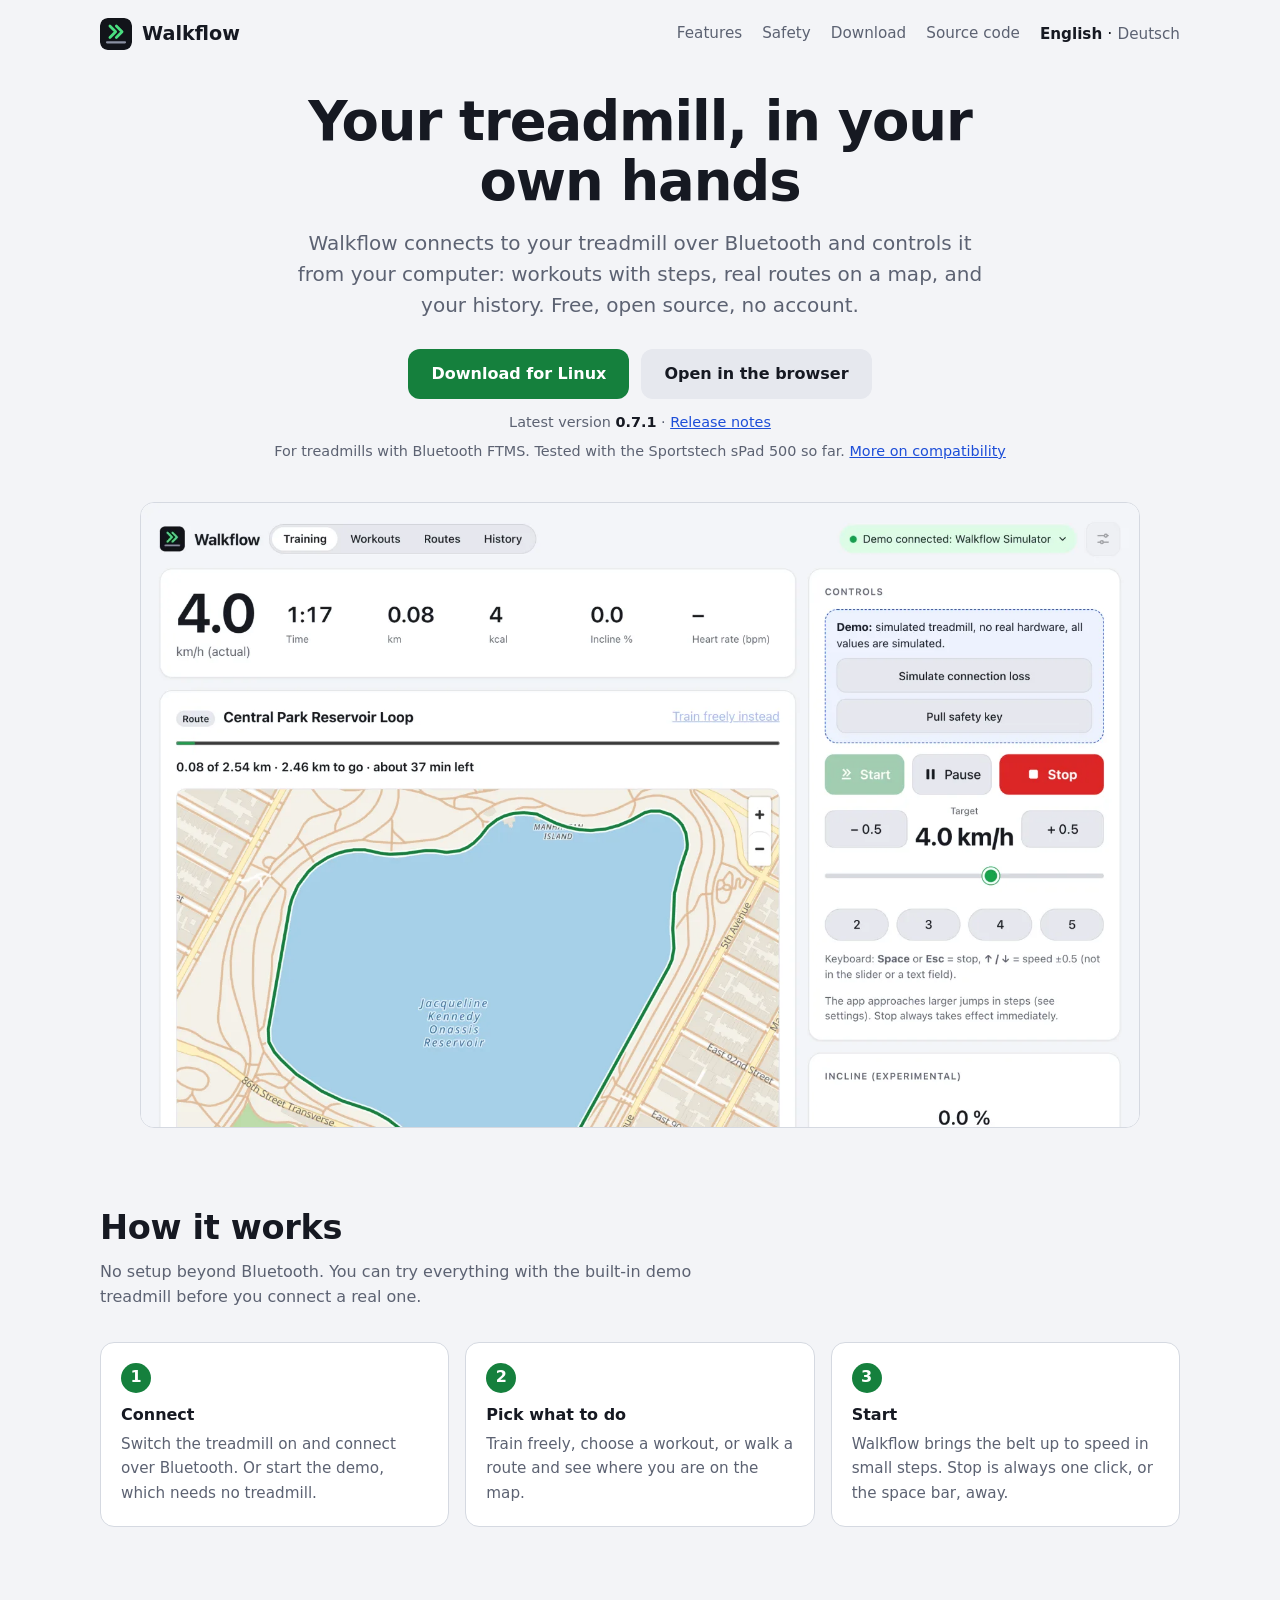
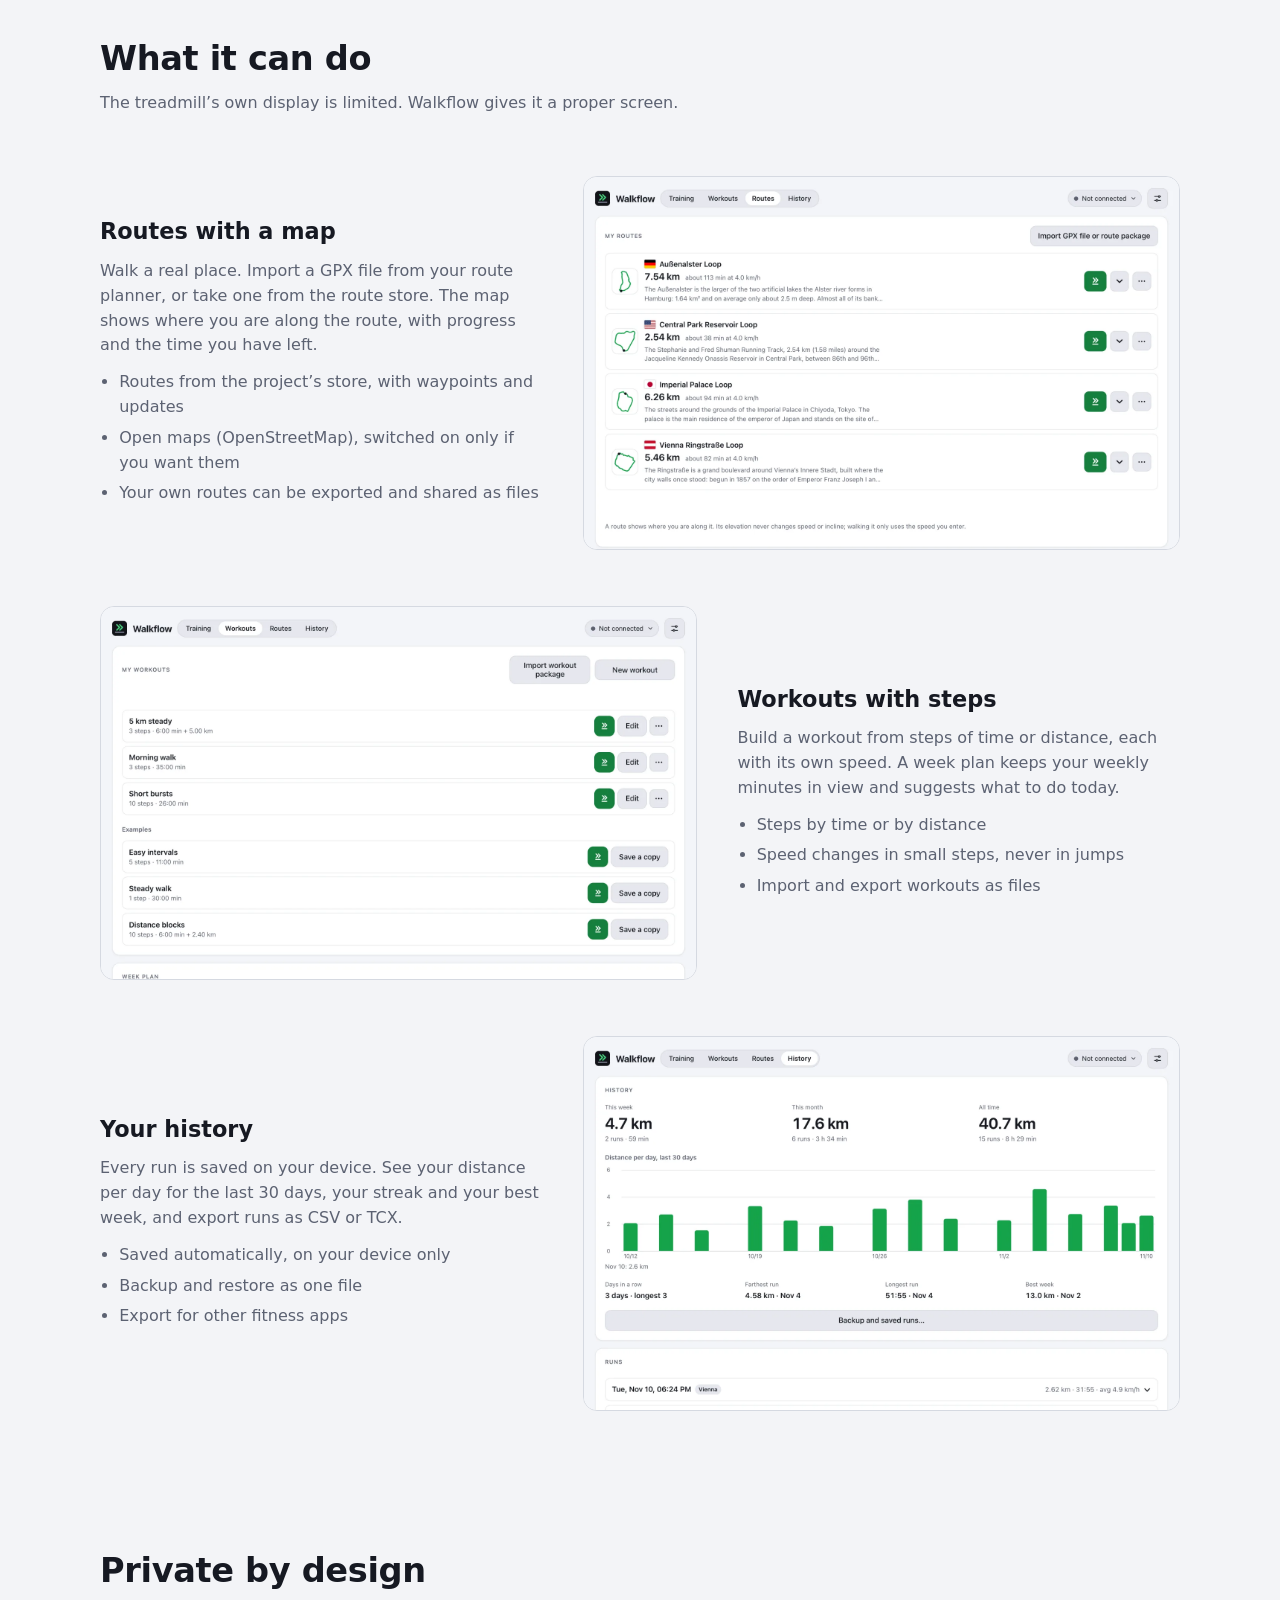
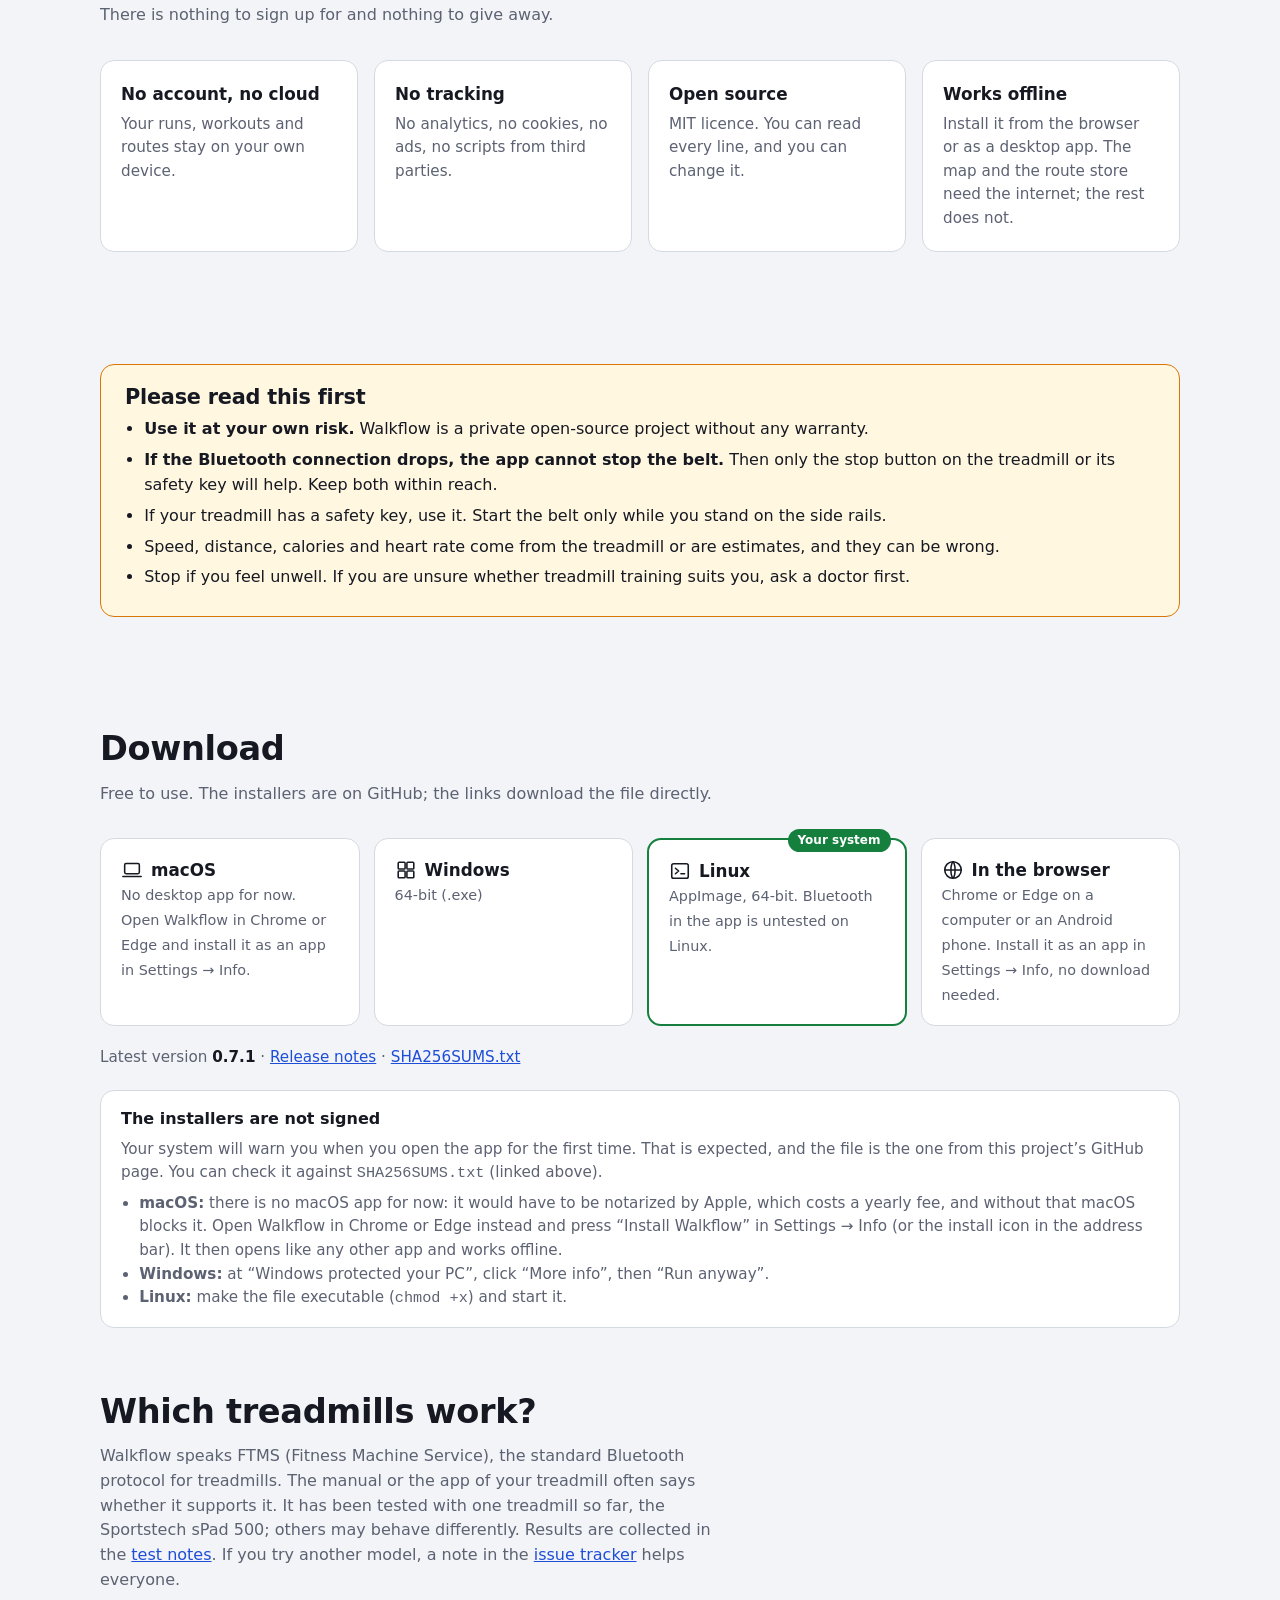
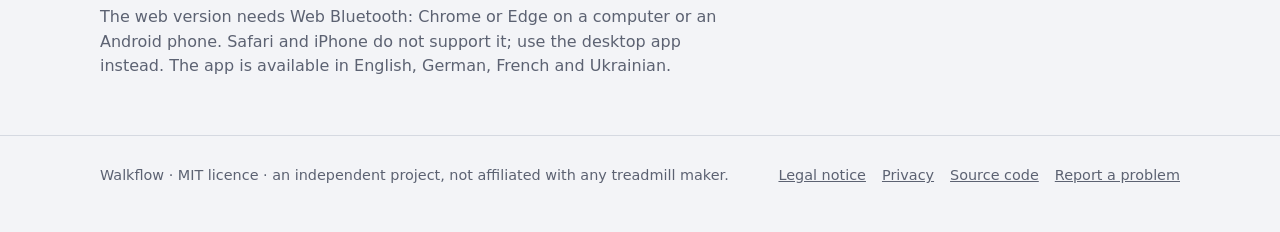
<file: index.html>
<!doctype html>
<html lang="en">
<head>
<meta charset="utf-8">
<meta name="viewport" content="width=device-width, initial-scale=1">
<title>Walkflow – control your treadmill from your computer</title>
<meta name="description" content="Walkflow is a free, open-source app that controls Bluetooth treadmills (FTMS): workouts, real routes with a map and your history. No account, no cloud.">
<meta name="color-scheme" content="light dark">
<meta property="og:title" content="Walkflow – control your treadmill from your computer">
<meta property="og:description" content="Free and open source. Workouts, real routes with a map and your history for Bluetooth treadmills. No account, no cloud.">
<meta property="og:type" content="website">
<link rel="icon" href="favicon.svg" type="image/svg+xml">
<link rel="canonical" href="https://walkflow-app.github.io/">
<link rel="alternate" hreflang="en" href="https://walkflow-app.github.io/">
<link rel="alternate" hreflang="de" href="https://walkflow-app.github.io/de/">
<link rel="alternate" hreflang="x-default" href="https://walkflow-app.github.io/">
<meta property="og:url" content="https://walkflow-app.github.io/">
<meta property="og:image" content="https://walkflow-app.github.io/img/social-en.png">
<meta property="og:image:width" content="1200">
<meta property="og:image:height" content="630">
<meta property="og:image:alt" content="Walkflow: the training view with speed, route and controls">
<meta property="og:locale" content="en_US">
<meta property="og:locale:alternate" content="de_DE">
<meta property="og:site_name" content="Walkflow">
<meta name="twitter:card" content="summary_large_image">
<script type="application/ld+json">
{
  "@context": "https://schema.org",
  "@type": "SoftwareApplication",
  "name": "Walkflow",
  "description": "Walkflow is a free, open-source app that controls Bluetooth treadmills (FTMS): workouts, real routes with a map and your history. No account, no cloud.",
  "url": "https://walkflow-app.github.io/",
  "applicationCategory": "HealthApplication",
  "operatingSystem": "macOS, Windows, Linux, Chrome, Edge",
  "softwareVersion": "0.7.1",
  "license": "https://opensource.org/licenses/MIT",
  "inLanguage": "en",
  "image": "https://walkflow-app.github.io/img/social-en.png",
  "downloadUrl": "https://github.com/walkflow-app/walkflow/releases/latest",
  "offers": {
    "@type": "Offer",
    "price": "0",
    "priceCurrency": "EUR"
  }
}
</script>
<link rel="stylesheet" href="site.css">
<script src="site.js" defer></script>
</head>
<body>

<header class="top">
  <div class="wrap">
    <a class="brand" href="./"><img src="favicon.svg" alt="" width="32" height="32">Walkflow</a>
    <nav class="main" aria-label="Main">
      <a href="#features">Features</a>
      <a href="#safety">Safety</a>
      <a href="#download">Download</a>
      <a href="https://github.com/walkflow-app/walkflow">Source code</a>
      <span class="langs"><a href="./?lang=en" hreflang="en" lang="en" aria-current="page">English</a> · <a href="de/" hreflang="de" lang="de">Deutsch</a></span>
    </nav>
  </div>
</header>

<main>
<section class="hero" style="padding-top: 24px">
  <div class="wrap">
    <h1>Your treadmill, in your own hands</h1>
    <p class="lead">Walkflow connects to your treadmill over Bluetooth and controls it from your computer: workouts with steps, real routes on a map, and your history. Free, open source, no account.</p>
    <div class="cta">
      <a class="btn primary" id="dl-main" href="#download" data-label="Download for {os}" data-mac-label="Open in Chrome or Edge" data-mac-href="app/">Download</a>
      <a class="btn secondary" id="dl-second" href="app/" data-mac-hide>Open in the browser</a>
    </div>
    <p class="note version">Latest version <strong>0.7.1</strong> · <a href="https://github.com/walkflow-app/walkflow/releases/tag/v0.7.1">Release notes</a></p>
    <p class="note">For treadmills with Bluetooth FTMS. Tested with the Sportstech sPad 500 so far. <a href="#compat">More on compatibility</a></p>
    <div class="shot">
      <picture>
        <source media="(prefers-color-scheme: dark)" srcset="img/dark-en-training.webp">
        <img src="img/light-en-training.webp" width="1600" height="1000" alt="The training view of Walkflow: a route around the Central Park reservoir on a map, the current speed of 4.0 km/h, distance and time, and the controls with Start, Pause and Stop.">
      </picture>
    </div>
  </div>
</section>

<section id="how">
  <div class="wrap">
    <h2>How it works</h2>
    <p class="intro">No setup beyond Bluetooth. You can try everything with the built-in demo treadmill before you connect a real one.</p>
    <ol class="steps">
      <li><strong>Connect</strong><span>Switch the treadmill on and connect over Bluetooth. Or start the demo, which needs no treadmill.</span></li>
      <li><strong>Pick what to do</strong><span>Train freely, choose a workout, or walk a route and see where you are on the map.</span></li>
      <li><strong>Start</strong><span>Walkflow brings the belt up to speed in small steps. Stop is always one click, or the space bar, away.</span></li>
    </ol>
  </div>
</section>

<section id="features">
  <div class="wrap">
    <h2>What it can do</h2>
    <p class="intro">The treadmill’s own display is limited. Walkflow gives it a proper screen.</p>

    <div class="feature">
      <div class="text">
        <h3>Routes with a map</h3>
        <p>Walk a real place. Import a GPX file from your route planner, or take one from the route store. The map shows where you are along the route, with progress and the time you have left.</p>
        <ul>
          <li>Routes from the project’s store, with waypoints and updates</li>
          <li>Open maps (OpenStreetMap), switched on only if you want them</li>
          <li>Your own routes can be exported and shared as files</li>
        </ul>
      </div>
      <div class="shot"><picture>
        <source media="(prefers-color-scheme: dark)" srcset="img/dark-en-routes.webp">
        <img src="img/light-en-routes.webp" width="1600" height="1000" loading="lazy" alt="The route library with four routes: Außenalster Loop, Central Park Reservoir Loop, Imperial Palace Loop and Vienna Ringstraße Loop, each with its length, time and a small map of the loop.">
      </picture></div>
    </div>

    <div class="feature">
      <div class="text">
        <h3>Workouts with steps</h3>
        <p>Build a workout from steps of time or distance, each with its own speed. A week plan keeps your weekly minutes in view and suggests what to do today.</p>
        <ul>
          <li>Steps by time or by distance</li>
          <li>Speed changes in small steps, never in jumps</li>
          <li>Import and export workouts as files</li>
        </ul>
      </div>
      <div class="shot"><picture>
        <source media="(prefers-color-scheme: dark)" srcset="img/dark-en-workouts.webp">
        <img src="img/light-en-workouts.webp" width="1600" height="1000" loading="lazy" alt="The workout library with the workouts 5 km steady, Morning walk and Short bursts, each with its number of steps and its length.">
      </picture></div>
    </div>

    <div class="feature">
      <div class="text">
        <h3>Your history</h3>
        <p>Every run is saved on your device. See your distance per day for the last 30 days, your streak and your best week, and export runs as CSV or TCX.</p>
        <ul>
          <li>Saved automatically, on your device only</li>
          <li>Backup and restore as one file</li>
          <li>Export for other fitness apps</li>
        </ul>
      </div>
      <div class="shot"><picture>
        <source media="(prefers-color-scheme: dark)" srcset="img/dark-en-history.webp">
        <img src="img/light-en-history.webp" width="1600" height="1000" loading="lazy" alt="The history view: distance this week, this month and in total, a bar chart of the distance per day over the last 30 days, days in a row, farthest and longest run and the best week.">
      </picture></div>
    </div>
  </div>
</section>

<section>
  <div class="wrap">
    <h2>Private by design</h2>
    <p class="intro">There is nothing to sign up for and nothing to give away.</p>
    <div class="facts">
      <div class="fact"><h3>No account, no cloud</h3><p>Your runs, workouts and routes stay on your own device.</p></div>
      <div class="fact"><h3>No tracking</h3><p>No analytics, no cookies, no ads, no scripts from third parties.</p></div>
      <div class="fact"><h3>Open source</h3><p>MIT licence. You can read every line, and you can change it.</p></div>
      <div class="fact"><h3>Works offline</h3><p>Install it from the browser or as a desktop app. The map and the route store need the internet; the rest does not.</p></div>
    </div>
  </div>
</section>

<section id="safety">
  <div class="wrap">
    <div class="safety">
      <h2>Please read this first</h2>
      <ul>
        <li><strong>Use it at your own risk.</strong> Walkflow is a private open-source project without any warranty.</li>
        <li><strong>If the Bluetooth connection drops, the app cannot stop the belt.</strong> Then only the stop button on the treadmill or its safety key will help. Keep both within reach.</li>
        <li>If your treadmill has a safety key, use it. Start the belt only while you stand on the side rails.</li>
        <li>Speed, distance, calories and heart rate come from the treadmill or are estimates, and they can be wrong.</li>
        <li>Stop if you feel unwell. If you are unsure whether treadmill training suits you, ask a doctor first.</li>
      </ul>
    </div>
  </div>
</section>

<section id="download">
  <div class="wrap">
    <h2>Download</h2>
    <p class="intro">Free to use. The installers are on GitHub; the links download the file directly.</p>
    <div class="downloads">
      <a class="dl" data-os="mac" data-badge="Your system" href="app/"><strong><svg class="os" viewBox="0 0 24 24" aria-hidden="true"><rect x="4" y="5" width="16" height="11" rx="1.5"/><path d="M2 19h20"/></svg>macOS</strong><span>No desktop app for now. Open Walkflow in Chrome or Edge and install it as an app in Settings → Info.</span></a>
      <a class="dl" data-os="windows" data-badge="Your system" href="https://github.com/walkflow-app/walkflow/releases/download/v0.7.1/Walkflow-0.7.1-win-x64.exe"><strong><svg class="os" viewBox="0 0 24 24" aria-hidden="true"><rect x="3.5" y="3.5" width="7.5" height="7.5" rx="1"/><rect x="13" y="3.5" width="7.5" height="7.5" rx="1"/><rect x="3.5" y="13" width="7.5" height="7.5" rx="1"/><rect x="13" y="13" width="7.5" height="7.5" rx="1"/></svg>Windows</strong><span>64-bit (.exe)</span></a>
      <a class="dl" data-os="linux" data-badge="Your system" href="https://github.com/walkflow-app/walkflow/releases/download/v0.7.1/Walkflow-0.7.1-linux-x86_64.AppImage"><strong><svg class="os" viewBox="0 0 24 24" aria-hidden="true"><rect x="3" y="4" width="18" height="16" rx="2"/><path d="M7 9l3.5 3L7 15M13 15h4"/></svg>Linux</strong><span>AppImage, 64-bit. Bluetooth in the app is untested on Linux.</span></a>
      <a class="dl" href="app/"><strong><svg class="os" viewBox="0 0 24 24" aria-hidden="true"><circle cx="12" cy="12" r="9"/><path d="M3 12h18M12 3c3 3 3 15 0 18M12 3c-3 3-3 15 0 18"/></svg>In the browser</strong><span>Chrome or Edge on a computer or an Android phone. Install it as an app in Settings → Info, no download needed.</span></a>
    </div>
    <p class="release">Latest version <strong>0.7.1</strong> · <a href="https://github.com/walkflow-app/walkflow/releases/tag/v0.7.1">Release notes</a> · <a href="https://github.com/walkflow-app/walkflow/releases/download/v0.7.1/SHA256SUMS.txt">SHA256SUMS.txt</a></p>
    <div class="unsigned">
      <h3>The installers are not signed</h3>
      <p style="margin: 0 0 6px">Your system will warn you when you open the app for the first time. That is expected, and the file is the one from this project’s GitHub page. You can check it against <code>SHA256SUMS.txt</code> (linked above).</p>
      <ul>
        <li><strong>macOS:</strong> there is no macOS app for now: it would have to be notarized by Apple, which costs a yearly fee, and without that macOS blocks it. Open Walkflow in Chrome or Edge instead and press “Install Walkflow” in Settings → Info (or the install icon in the address bar). It then opens like any other app and works offline.</li>
        <li><strong>Windows:</strong> at “Windows protected your PC”, click “More info”, then “Run anyway”.</li>
        <li><strong>Linux:</strong> make the file executable (<code>chmod +x</code>) and start it.</li>
      </ul>
    </div>
  </div>
</section>

<section id="compat" style="padding-top: 8px">
  <div class="wrap">
    <h2>Which treadmills work?</h2>
    <p class="intro" style="margin-bottom: 12px">Walkflow speaks FTMS (Fitness Machine Service), the standard Bluetooth protocol for treadmills. The manual or the app of your treadmill often says whether it supports it. It has been tested with one treadmill so far, the Sportstech sPad 500; others may behave differently. Results are collected in the <a href="https://github.com/walkflow-app/walkflow/blob/main/HARDWARE-TESTS.md">test notes</a>. If you try another model, a note in the <a href="https://github.com/walkflow-app/walkflow/issues">issue tracker</a> helps everyone.</p>
    <p class="intro" style="margin: 0">The web version needs Web Bluetooth: Chrome or Edge on a computer or an Android phone. Safari and iPhone do not support it; use the desktop app instead. The app is available in English, German, French and Ukrainian.</p>
  </div>
</section>
</main>

<footer>
  <div class="wrap">
    <div>Walkflow · MIT licence · an independent project, not affiliated with any treadmill maker.</div>
    <div class="links">
      <a href="app/legal/en/legal-notice.html">Legal notice</a>
      <a href="app/legal/en/privacy.html">Privacy</a>
      <a href="https://github.com/walkflow-app/walkflow">Source code</a>
      <a href="https://github.com/walkflow-app/walkflow/issues">Report a problem</a>
    </div>
  </div>
</footer>

</body>
</html>
</file>
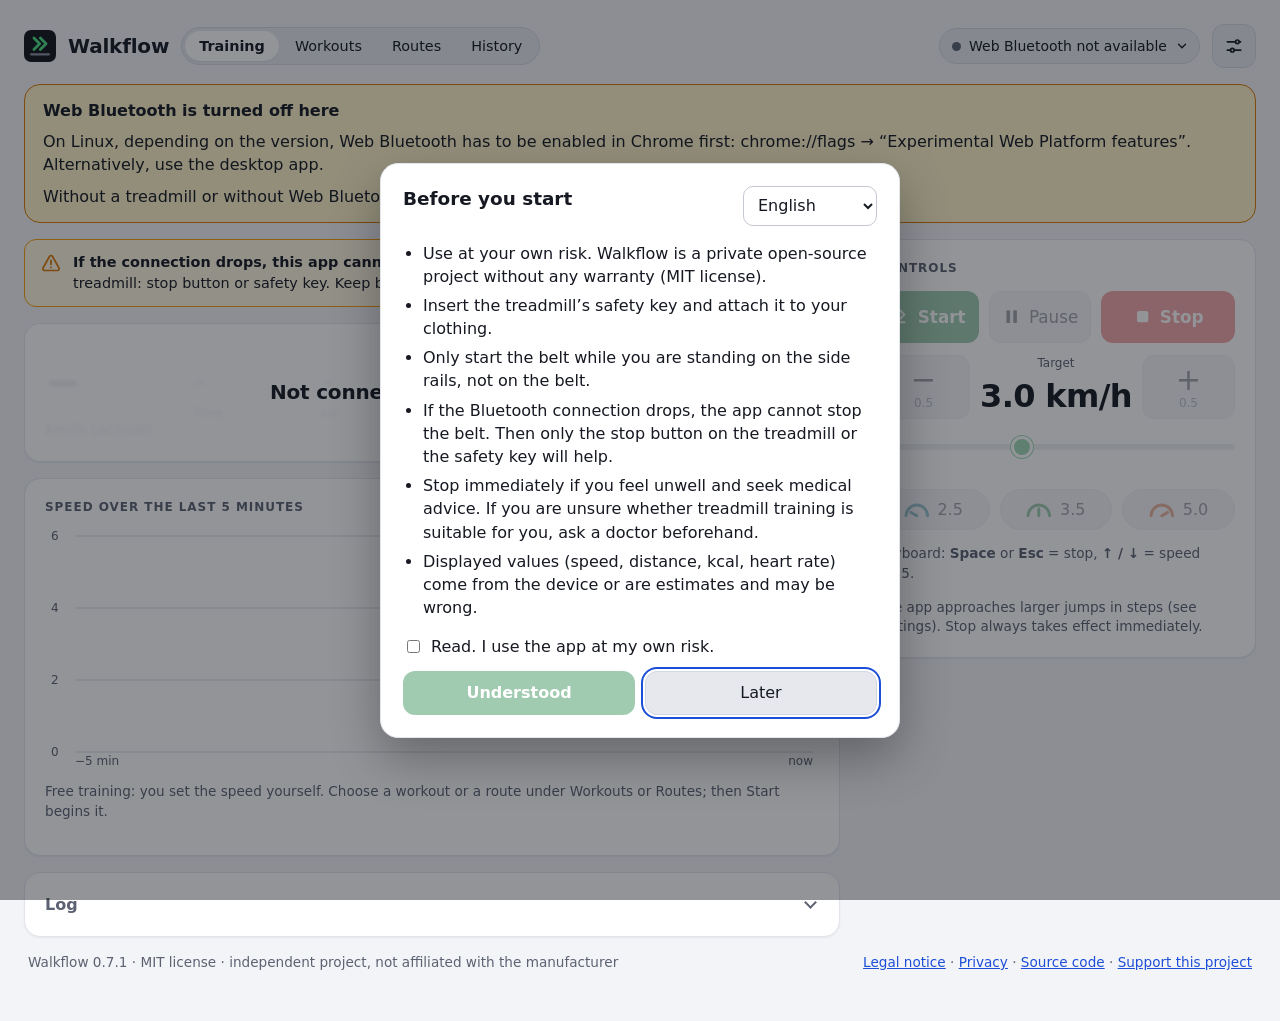
<file: app/index.html>
<!doctype html>
<html lang="en">
<head>
<meta charset="utf-8">
<meta http-equiv="Content-Security-Policy" content="default-src 'self'; script-src 'self'; style-src 'self'; img-src 'self' data: https://tiles.openfreemap.org; font-src 'self'; connect-src 'self' https://tiles.openfreemap.org https://raw.githubusercontent.com/walkflow-app/route-store/main/; manifest-src 'self'; worker-src 'self'; object-src 'none'; base-uri 'self'; form-action 'none'">
<meta name="viewport" content="width=device-width, initial-scale=1">
<meta name="color-scheme" content="light dark">
<meta name="theme-color" content="#12141a">
<link rel="icon" href="/app/favicon.svg" type="image/svg+xml">
<link rel="apple-touch-icon" href="/app/icons/apple-touch-icon.png">
<meta name="description" content="Open-source control for FTMS treadmills via Web Bluetooth">
<title>Walkflow</title>
  <script type="module" crossorigin src="/app/assets/index-D3QgdhFk.js"></script>
  <link rel="stylesheet" crossorigin href="/app/assets/index-DuwqZ6k9.css">
<link rel="manifest" href="/app/manifest.webmanifest"></head>
<body>
<!-- Icons, used via <use href="#i-…">. Filled media symbols, the rest drawn as strokes in the current text colour. -->
<svg class="sprite" aria-hidden="true">
  <symbol id="i-pause" viewBox="0 0 24 24"><rect x="5.5" y="4" width="4.5" height="16" rx="1.2" fill="currentColor"/><rect x="14" y="4" width="4.5" height="16" rx="1.2" fill="currentColor"/></symbol>
  <symbol id="i-stop" viewBox="0 0 24 24"><rect x="5" y="5" width="14" height="14" rx="2.5" fill="currentColor"/></symbol>
  <symbol id="i-bluetooth" viewBox="0 0 24 24"><path d="M7 7l10 10-5 5V2l5 5L7 17" fill="none" stroke="currentColor" stroke-width="2" stroke-linecap="round" stroke-linejoin="round"/></symbol>
  <symbol id="i-demo" viewBox="0 0 24 24"><path d="M9 3h6M10 3v6.5L4.6 18.4A1.7 1.7 0 0 0 6.1 21h11.8a1.7 1.7 0 0 0 1.5-2.6L14 9.5V3M7.5 15h9" fill="none" stroke="currentColor" stroke-width="2" stroke-linecap="round" stroke-linejoin="round"/></symbol>
  <symbol id="i-close" viewBox="0 0 24 24"><path d="M6 6l12 12M18 6L6 18" fill="none" stroke="currentColor" stroke-width="2.2" stroke-linecap="round"/></symbol>
  <symbol id="i-chevron" viewBox="0 0 24 24"><path d="M6 9l6 6 6-6" fill="none" stroke="currentColor" stroke-width="2.4" stroke-linecap="round" stroke-linejoin="round"/></symbol>
  <symbol id="i-walkflow" viewBox="0 0 24 24"><path d="M7 4.5l5 5-5 5M13 4.5l5 5-5 5M6 19h12" fill="none" stroke="currentColor" stroke-width="2.4" stroke-linecap="round" stroke-linejoin="round"/></symbol>
  <symbol id="i-edit" viewBox="0 0 24 24"><path d="M4 20h4L19.5 8.5a2.1 2.1 0 0 0-3-3L5 17v3zM14.5 7.5l3 3" fill="none" stroke="currentColor" stroke-width="2" stroke-linecap="round" stroke-linejoin="round"/></symbol>
  <symbol id="i-sliders" viewBox="0 0 24 24"><path d="M4 7h10M18 7h2M4 17h4M12 17h8" fill="none" stroke="currentColor" stroke-width="2" stroke-linecap="round"/><circle cx="16" cy="7" r="2.2" fill="none" stroke="currentColor" stroke-width="2"/><circle cx="10" cy="17" r="2.2" fill="none" stroke="currentColor" stroke-width="2"/></symbol>
  <symbol id="i-gear" viewBox="0 0 24 24"><path d="M9.95 5.31 L10.33 2.55 L13.67 2.55 L14.05 5.31 L15.29 5.82 L17.51 4.14 L19.86 6.49 L18.18 8.71 L18.69 9.95 L21.45 10.33 L21.45 13.67 L18.69 14.05 L18.18 15.29 L19.86 17.51 L17.51 19.86 L15.29 18.18 L14.05 18.69 L13.67 21.45 L10.33 21.45 L9.95 18.69 L8.71 18.18 L6.49 19.86 L4.14 17.51 L5.82 15.29 L5.31 14.05 L2.55 13.67 L2.55 10.33 L5.31 9.95 L5.82 8.71 L4.14 6.49 L6.49 4.14 L8.71 5.82Z" fill="none" stroke="currentColor" stroke-width="2" stroke-linejoin="round"/><circle cx="12" cy="12" r="3" fill="none" stroke="currentColor" stroke-width="2"/></symbol>
  <symbol id="i-pace-slow" viewBox="2.5 6 19 12.5"><path d="M4 17a8 8 0 1 1 16 0M12 17L7.7 14.5" fill="none" stroke="currentColor" stroke-width="2.2" stroke-linecap="round" stroke-linejoin="round"/></symbol>
  <symbol id="i-pace-mid" viewBox="2.5 6 19 12.5"><path d="M4 17a8 8 0 1 1 16 0M12 17v-5" fill="none" stroke="currentColor" stroke-width="2.2" stroke-linecap="round" stroke-linejoin="round"/></symbol>
  <symbol id="i-pace-run" viewBox="2.5 6 19 12.5"><path d="M4 17a8 8 0 1 1 16 0M12 17l4.3-2.5" fill="none" stroke="currentColor" stroke-width="2.2" stroke-linecap="round" stroke-linejoin="round"/></symbol>
  <symbol id="i-gauge" viewBox="0 0 24 24"><path d="M4 17a8 8 0 1 1 16 0M12 17l4-5" fill="none" stroke="currentColor" stroke-width="2.2" stroke-linecap="round" stroke-linejoin="round"/></symbol>
  <symbol id="i-warning" viewBox="0 0 24 24"><path d="M10.3 3.9L2.4 18a2 2 0 0 0 1.7 3h15.8a2 2 0 0 0 1.7-3L13.7 3.9a2 2 0 0 0-3.4 0z" fill="none" stroke="currentColor" stroke-width="2" stroke-linejoin="round"/><path d="M12 9v4.5M12 17.2v.1" fill="none" stroke="currentColor" stroke-width="2.2" stroke-linecap="round"/></symbol>
  <symbol id="i-route" viewBox="0 0 24 24"><circle cx="6" cy="18" r="2" fill="none" stroke="currentColor" stroke-width="2"/><circle cx="18" cy="6" r="2" fill="none" stroke="currentColor" stroke-width="2"/><path d="M8 18h7a3 3 0 0 0 0-6H9a3 3 0 0 1 0-6h7" fill="none" stroke="currentColor" stroke-width="2" stroke-linecap="round" stroke-linejoin="round"/></symbol>
  <symbol id="i-share" viewBox="0 0 24 24"><path d="M8.6 13.5l6.8 4M15.4 6.5l-6.8 4" fill="none" stroke="currentColor" stroke-width="2" stroke-linecap="round"/><circle cx="6" cy="12" r="2.6" fill="none" stroke="currentColor" stroke-width="2"/><circle cx="18" cy="5.5" r="2.6" fill="none" stroke="currentColor" stroke-width="2"/><circle cx="18" cy="18.5" r="2.6" fill="none" stroke="currentColor" stroke-width="2"/></symbol>
  <symbol id="i-package" viewBox="0 0 24 24"><path d="M12 3l8 4v10l-8 4-8-4V7l8-4zM4 7l8 4 8-4M12 11v10" fill="none" stroke="currentColor" stroke-width="2" stroke-linecap="round" stroke-linejoin="round"/></symbol>
  <symbol id="i-trash" viewBox="0 0 24 24"><path d="M5 7h14M10 7V4.5h4V7M7 7l.8 12.2a1 1 0 0 0 1 .8h6.4a1 1 0 0 0 1-.8L17 7M10.5 11v5M13.5 11v5" fill="none" stroke="currentColor" stroke-width="2" stroke-linecap="round" stroke-linejoin="round"/></symbol>
</svg>
<!-- Texts come from src/i18n/locales/*.ts (data-i18n*); the English text here is only the fallback. -->
<div class="app">
  <!-- Outside the training view while connected (src/ui/views.ts stopPlacement): Stop stays in reach.
       Sticky at the top on wide screens, fixed to the bottom edge on narrow ones. Above the header and above
       the header menus, so an open menu can never cover it. -->
  <div id="stopBar" class="stopbar" role="region" aria-label="Treadmill" data-i18n-aria="stopBar.label">
    <span class="sb-state"><span class="dot"></span><span id="sbState">Connected</span></span>
    <span class="sb-speed" id="sbSpeed">–</span>
    <span class="hint sb-more" id="sbMore"></span>
    <span class="hint sb-keys" data-i18n-rich="stopBar.keys">Space or Esc = stop</span>
    <span class="sb-gap"></span>
    <a href="#" class="btn sb-controls" aria-label="To the controls" data-i18n-aria="stopBar.toControls"><svg class="icon" aria-hidden="true"><use href="#i-gauge"/></svg><span data-i18n="stopBar.toControls">To the controls</span></a>
    <button id="sbStop" class="stop" type="button"><svg class="icon" aria-hidden="true"><use href="#i-stop"/></svg><span data-i18n="control.stop">Stop</span></button>
  </div>

  <header class="top">
    <img src="/app/favicon.svg" alt="" width="32" height="32" class="logo">
    <h1>Walkflow</h1>
    <nav class="views" aria-label="Views" data-i18n-aria="views.label">
      <a href="#" data-view="training" data-i18n="views.training">Training</a>
      <a href="#workouts" data-view="workouts" data-i18n="views.workouts">Workouts</a>
      <a href="#routes" data-view="routes" data-i18n="views.routes">Routes</a>
      <a href="#community" data-view="community" data-i18n="views.community">Community</a>
      <a href="#history" data-view="history" data-i18n="views.history">History</a>
    </nav>
    <!-- Connection menu: opens from the status; connect and demo, or the device and Disconnect -->
    <span class="menu-anchor conn">
      <button id="statusBtn" class="status" type="button" aria-haspopup="true"><span role="status"><span id="status" class="st-long">Not connected</span><span id="statusShort" class="st-short" aria-hidden="true">Not connected</span></span><svg class="icon chevron" aria-hidden="true"><use href="#i-chevron"/></svg></button>
      <div id="connMenu" class="menu conn-menu" role="group" aria-label="Connection" data-i18n-aria="connection.menuLabel" hidden>
        <div class="menu-off">
          <strong class="menu-title" data-i18n="connection.title">Connect your treadmill</strong>
          <button id="connect" class="primary big"><svg class="icon" aria-hidden="true"><use href="#i-bluetooth"/></svg><span data-i18n="connection.connect">Connect</span></button>
          <button id="demo"><svg class="icon" aria-hidden="true"><use href="#i-demo"/></svg><span data-i18n="connection.demo">Demo (no treadmill)</span></button>
          <p class="hint" data-i18n="connection.vendorAppHint">Close the manufacturer’s app first, the treadmill usually allows only one connection at a time.</p>
        </div>
        <div class="menu-on">
          <div class="device">
            <span class="device-icon"><svg class="icon" aria-hidden="true"><use href="#i-bluetooth"/></svg></span>
            <span><strong id="deviceName"></strong><span class="hint" id="deviceInfo"></span></span>
          </div>
          <button id="disconnect" disabled><svg class="icon" aria-hidden="true"><use href="#i-close"/></svg><span data-i18n="connection.disconnect">Disconnect</span></button>
          <p class="hint" data-i18n="connection.disconnectHint">If the belt is still running, the app offers to stop it first.</p>
        </div>
      </div>
    </span>
    <!-- Settings: a large dialog (src/ui/settings/settings-ui.ts). Locked while the belt is running. -->
    <span class="menu-anchor settings-anchor" id="settingsAnchor">
      <button id="settingsBtn" class="icon-btn" type="button" aria-haspopup="dialog" aria-label="Settings" data-i18n-aria="settings.open"><svg class="icon" aria-hidden="true"><use href="#i-sliders"/></svg></button>
    </span>
  </header>

  <div id="updateBanner" class="banner info" hidden>
    <span id="updateText"></span>
    <button id="updateAction" type="button"></button>
  </div>

  <div id="alarm" class="banner alarm" role="alert" hidden>
    <strong data-i18n="alarm.title">Connection lost. The belt may still be running!</strong>
    <p data-i18n="alarm.text">The app can no longer stop it. Stop it on the treadmill: press the stop button or pull the safety key.</p>
    <button id="alarmAck" type="button" data-i18n="alarm.ack">Understood</button>
  </div>

  <div id="stopAlarm" class="banner alarm" role="alert" hidden>
    <strong data-i18n="alarm.stopTitle">The treadmill did not take the stop. The belt may still be running!</strong>
    <p data-i18n="alarm.stopText">Press Stop again, or stop it on the treadmill: press the stop button or pull the safety key.</p>
    <button id="stopAlarmAck" type="button" data-i18n="alarm.ack">Understood</button>
  </div>

  <div id="unsupported" class="banner warn" hidden>
    <strong id="unsupportedTitle"></strong>
    <p id="unsupportedText"></p>
    <p data-i18n-rich="unsupported.demoHint">Without a treadmill or without Web Bluetooth you can try the demo.</p>
  </div>

  <div id="hiddenBanner" class="banner warn" hidden>
    <span id="hiddenText"></span>
    <button id="hiddenAck" type="button" data-i18n="common.ok">OK</button>
  </div>

  <!-- Wide screens: main column + sticky controls on the right. Narrow screens: one column, and while connected
       the dock (start/pause/stop, ±) is fixed to the bottom edge so Stop never scrolls out of view.
       The controls only show in the training view; elsewhere the stop bar above takes over. -->
  <div class="layout">
    <div class="main-col">
      <div class="notice" id="safetyNotice"><svg class="icon" aria-hidden="true"><use href="#i-warning"/></svg><span data-i18n-rich="notice">If the connection drops, this app cannot stop the belt. Then you can only stop it on the treadmill: stop button or safety key. Keep both within reach.</span></div>

      <section class="card live">
        <!-- Over the figures: green while the belt gets ready to start (fading out), red while it stops (getting stronger),
             grey without a connection (src/core/safety/belt-banner.ts, set in src/main.ts) -->
        <div class="belt-banner bb-offline" id="beltBanner" role="status">
          <div class="bb-text" id="bbText"></div>
          <button type="button" class="linkish bb-connect" id="openConn" data-i18n="connection.connectNow">Connect now</button>
        </div>
        <div class="hero">
          <div class="hero-speed">
            <div class="v" id="vSpeed">–</div>
            <div class="l" data-i18n="stats.speed">km/h (actual)</div>
            <!-- Status: what the program does now (belt starting, done, cancelled …), and while not connected how to connect -->
            <p class="hint status-line" id="progStatus" role="status"></p>
          </div>
          <div class="hero-stats">
            <div class="stat"><div class="v" id="vTime">–</div><div class="l" data-i18n="stats.time">Time</div></div>
            <div class="stat"><div class="v" id="vDist">–</div><div class="l" data-i18n="stats.dist">km</div></div>
            <div class="stat"><div class="v" id="vKcal">–</div><div class="l" data-i18n="stats.kcal">kcal</div></div>
            <div class="stat" id="statIncl"><div class="v" id="vIncl">–</div><div class="l" data-i18n="stats.incline">Incline %</div></div>
            <div class="stat"><div class="v" id="vHr">–</div><div class="l" data-i18n="stats.heartRate">Heart rate (bpm)</div></div>
          </div>
        </div>
      </section>

      <!-- The main element of the training view: the map when a route is chosen and the map is on, the steps while a
           workout runs, otherwise the speed chart (data-mode, set in src/main.ts). Route progress sits below it. -->
      <section class="card stage" id="stage" data-mode="chart">
        <div class="today-plan" id="todayPlan" hidden>
          <span class="hint" id="todayPlanText"></span>
          <button id="todayPlanUse" type="button" class="icon-btn primary"><svg class="icon" aria-hidden="true"><use href="#i-walkflow"/></svg></button>
        </div>
        <!-- What the Start button starts: a workout or a route chosen in its own view, or nothing (free training) -->
        <div class="stage-head" id="stageHead" hidden>
          <div class="sh-title"><span class="badge" id="shKind"></span><strong id="shName"></strong></div>
          <button id="shClear" type="button" class="linkish"></button>
        </div>
        <!-- Route progress sits above the map; the description and the length below it (order in style.css) -->
        <div class="grid" id="routeProgress" hidden>
          <progress id="routeBar" max="1000" value="0"></progress>
          <div id="routeText" class="route-text"></div>
          <div id="routeWaypoint" class="route-waypoint" hidden></div>
        </div>
        <div class="stage-info" id="stageInfo" hidden>
          <div id="shInfo"></div>
          <div class="hint" id="shDesc"></div>
          <div class="hint" id="routeEstimate"></div>
        </div>
        <div id="routeMap" class="route-map stage-map" role="region" hidden></div>
        <div id="stageInterval" class="interval" role="group" aria-label="Workout progress" data-i18n-aria="interval.label" hidden>
          <div class="iv-now">
            <div><div class="iv-v" id="ivSpeed">–</div><div class="l" data-i18n="interval.targetUnit">km/h target</div></div>
            <div class="iv-right"><div class="iv-v" id="ivLeft">–</div><div class="l" id="ivLeftLabel"></div></div>
          </div>
          <progress id="ivBar" max="1000" value="0"></progress>
          <svg id="ivStrip" class="iv-strip" viewBox="0 0 400 60" preserveAspectRatio="none" aria-hidden="true"></svg>
          <div class="iv-next"><span class="l" data-i18n="interval.next">Next</span><ol id="ivNext"></ol></div>
        </div>
        <div id="stageChart">
          <h2 data-i18n="chart.title">Speed over the last 5 minutes</h2>
          <canvas id="chart" width="560" height="150"></canvas>
          <p class="hint" id="stageFreeHint" data-i18n="stage.freeHint">Free training.</p>
        </div>
        <div class="grid" id="routeLive" hidden>
          <div class="hint" id="routeDetail"></div>
          <div id="routeProfile" class="profile"></div>
          <div class="row">
            <button id="routeRestart" type="button" data-i18n="routes.restart">Restart route</button>
            <button id="routeMapToggle" type="button" class="map-toggle" aria-pressed="false" hidden></button>
          </div>
          <div class="hint map-note" id="routeMapNote" role="status" hidden></div>
        </div>
      </section>

      <div class="more">
        <!-- Developer mode only (Settings → General): raw commands to the treadmill -->
        <details class="card wide" id="consoleCard">
          <summary data-i18n="console.title">Experiment console (Control Point 0x2AD9)</summary>
          <div class="grid">
            <div class="row">
              <input type="text" id="raw" class="needs-conn grow2" placeholder="Hex bytes, e.g. 02 2C 01" disabled aria-label="Hex bytes" data-i18n-placeholder="console.placeholder" data-i18n-aria="console.inputLabel">
              <button id="rawSend" class="needs-conn" disabled data-i18n="console.send">Send</button>
            </div>
            <div class="hint" data-i18n-rich="console.hint">Set Speed (02 …) is blocked if it is above the limit, larger than the maximum change, or comes too soon after the last speed command. Start (07) only after confirmation, Set Target Heart Rate (06) not at all. Everything else is sent raw.</div>
          </div>
        </details>
        <details class="card wide" id="logCard">
          <summary data-i18n="console.logTitle">Log</summary>
          <div class="grid">
            <div id="log" aria-live="off"></div>
          </div>
        </details>
      </div>

      <!-- History view (src/ui/history/history.ts). While connected, the stop bar keeps Stop in reach. -->
      <section class="card history-part hist-overview">
        <div class="card-head">
          <h2 data-i18n="history.title">History</h2>
          <button id="openData" class="icon-btn" type="button" aria-label="Backup and saved runs" data-i18n-aria="history.openData"><svg class="icon" aria-hidden="true"><use href="#i-gear"/></svg></button>
        </div>
        <div class="periods">
          <div class="period"><div class="l" data-i18n="history.week">This week</div><div class="v" id="hWeek">–</div><div class="hint" id="hWeekSub"></div></div>
          <div class="period"><div class="l" data-i18n="history.month">This month</div><div class="v" id="hMonth">–</div><div class="hint" id="hMonthSub"></div></div>
          <div class="period"><div class="l" data-i18n="history.all">All time</div><div class="v" id="hAll">–</div><div class="hint" id="hAllSub"></div></div>
        </div>
        <div>
          <h3 data-i18n="history.chartTitle">Distance per day, last 30 days</h3>
          <canvas id="dayChart" role="img" aria-label="Distance per day, last 30 days" data-i18n-aria="history.chartLabel"></canvas>
          <div class="hint" id="dayReadout"></div>
          <table class="sr-only" id="dayTable"></table>
        </div>
        <dl class="records">
          <div><dt data-i18n="history.streak">Days in a row</dt><dd id="hStreak">–</dd></div>
          <div><dt data-i18n="history.farthest">Farthest run</dt><dd id="hFarthest">–</dd></div>
          <div><dt data-i18n="history.longest">Longest run</dt><dd id="hLongest">–</dd></div>
          <div><dt data-i18n="history.bestWeek">Best week</dt><dd id="hBestWeek">–</dd></div>
        </dl>
        <p class="hint" id="hDemoNote" data-i18n="history.demoNote" hidden>Demo runs are listed but not counted.</p>
      </section>

      <section class="card grid history-part">
        <h2 data-i18n="history.runsTitle">Runs</h2>
        <p class="hint" id="runEmpty" data-i18n="history.empty" hidden>No runs yet.</p>
        <ul id="runList" class="runs"></ul>
        <button id="runMore" type="button" data-i18n="history.more" hidden>Show more</button>
      </section>

      <!-- Workouts view (src/ui/workouts/workout-ui.ts): library, editor and week plan. A workout is started from the training view. -->
      <section class="card grid workouts-part">
        <div class="head-row">
          <h2 data-i18n="workouts.mineTitle">My workouts</h2>
          <div class="row">
            <button id="wkImport" type="button" data-i18n="workouts.import">Import workout package</button>
            <button id="wkNew" type="button" data-i18n="workouts.create">New workout</button>
          </div>
        </div>
        <input type="file" id="wkFile" accept=".walkflow,application/json" aria-label="Workout package" data-i18n-aria="workouts.fileLabel" hidden>
        <p class="hint" id="wkImportStatus" role="status"></p>
        <p class="hint" id="wkEmpty" data-i18n="workouts.empty" hidden>No saved workouts yet.</p>
        <ul id="wkList" class="wk-list"></ul>
        <p class="hint" id="wkStorage" hidden></p>
        <h3 data-i18n="workouts.examplesTitle">Examples</h3>
        <ul id="wkExamples" class="wk-list"></ul>
      </section>

      <section class="card grid workouts-part" id="wkEditor" hidden>
        <h2 id="wkEditorTitle"></h2>
        <label class="hint field"><span data-i18n="workouts.name">Name</span>
          <input type="text" id="wkName" maxlength="60" autocomplete="off">
        </label>
        <div>
          <h3 data-i18n="workouts.steps">Steps</h3>
          <ol id="wkSteps" class="wk-steps"></ol>
        </div>
        <div class="row"><button id="wkAdd" type="button" data-i18n="workouts.addStep">Add step</button></div>
        <p class="hint" id="wkTotal"></p>
        <p class="hint incl-only" data-i18n="workouts.inclHint">The incline is optional and not sent to the treadmill yet.</p>
        <details>
          <summary data-i18n="workouts.textTitle">As text</summary>
          <div class="grid">
            <textarea id="wkText" spellcheck="false" aria-label="As text" data-i18n-aria="workouts.textTitle"></textarea>
            <div class="hint" data-i18n-rich="workouts.textHint">One step per line.</div>
            <div class="row"><button id="wkApplyText" type="button" data-i18n="workouts.applyText">Use this text</button></div>
          </div>
        </details>
        <div class="row">
          <button id="wkSave" type="button" class="primary" data-i18n="workouts.save">Save</button>
          <button id="wkCancel" type="button" data-i18n="workouts.cancel">Cancel</button>
        </div>
        <p class="hint" id="wkStatus" role="status"></p>
      </section>

      <section class="card grid workouts-part">
        <h2 data-i18n="workouts.planTitle">Week plan</h2>
        <p class="hint" data-i18n="workouts.planHint">Minutes of walking per day.</p>
        <ul id="planList" class="plan"></ul>
        <p class="hint" id="planSummary" role="status"></p>
      </section>

      <!-- Routes view (src/ui/routes/route-ui.ts): GPX import and export, the library. Progress is shown in the training view. -->
      <section class="card grid routes-part">
        <div class="head-row">
          <h2 data-i18n="routes.mineTitle">My routes</h2>
          <button id="rtImport" type="button" data-i18n="routes.import">Import GPX file or route package</button>
        </div>
        <input type="file" id="rtFile" accept=".gpx,.xml,.walkflow,application/gpx+xml,application/xml,text/xml" aria-label="GPX file or route package" data-i18n-aria="routes.fileLabel" hidden>
        <p class="hint" id="rtEmpty" data-i18n="routes.empty" hidden>No routes yet.</p>
        <ul id="rtList" class="wk-list"></ul>
        <p class="hint" id="rtStorage" hidden></p>
        <p class="hint" id="rtStatus" role="status"></p>
        <p class="hint" data-i18n="routes.hint">A route only shows where you are along it.</p>
      </section>

      <!-- Route store (src/ui/routes/route-store.ts): routes from the route-store repository, read from GitHub when the list is opened -->
      <section class="card grid routes-part" id="rsStore">
        <div class="head-row">
          <h2 data-i18n="routeStore.title">Route store</h2>
          <button id="rsToggle" type="button" data-i18n="routeStore.show">Show the route store</button>
        </div>
        <div id="rsBody" class="grid" hidden>
          <div class="cm-filters">
            <label class="hint field"><span data-i18n="routeStore.search">Search</span><input type="text" id="rsText" autocomplete="off"></label>
            <label class="hint field"><span data-i18n="routeStore.country">Country</span><select id="rsCountry"></select></label>
            <label class="hint field"><span data-i18n="routeStore.tag">Tag</span><select id="rsTag"></select></label>
          </div>
          <p class="hint" id="rsStatus" role="status"></p>
          <ul id="rsList" class="wk-list"></ul>
          <p class="hint" data-i18n="routeStore.contribute">You can add your own routes.</p>
        </div>
      </section>

      <!-- Community view (src/ui/community/community.ts): routes and workouts that other devices share, and what you take from them -->
      <section class="card grid community-part">
        <div class="head-row">
          <h2 data-i18n="community.title">Community</h2>
        </div>
        <label class="switch">
          <input type="checkbox" role="switch" id="cmSwitch">
          <span class="sw-track" aria-hidden="true"></span>
          <span class="sw-text"><strong data-i18n="community.switch">Take part in the community</strong><span class="hint" data-i18n="community.notice">Notice.</span></span>
        </label>
        <p class="hint" id="cmStatus" role="status"></p>
      </section>
      <section class="card grid community-part" id="cmFinder" hidden>
        <div class="cm-filters">
          <label class="hint field"><span data-i18n="community.search">Search</span><input type="text" id="cmText" autocomplete="off"></label>
          <label class="hint field"><span data-i18n="community.kind">Kind</span><select id="cmKind"></select></label>
          <label class="hint field"><span data-i18n="community.country">Country</span><select id="cmCountry"></select></label>
          <label class="hint field"><span data-i18n="community.tag">Tag</span><select id="cmTag"></select></label>
          <label class="hint field"><span data-i18n="community.roomLang">Language of the room</span><select id="cmLang"></select></label>
        </div>
        <p class="hint" id="cmEmpty" hidden></p>
        <ul id="cmList" class="wk-list"></ul>
        <p class="hint"><button type="button" id="cmUnhide" hidden></button></p>
      </section>
    </div>

    <div class="side">
      <section class="card control">
        <h2 data-i18n="control.title">Controls</h2>
        <div id="demoBanner" class="banner demo" hidden>
          <span data-i18n-rich="demo.banner">Demo: simulated treadmill, no real hardware, all values are simulated.</span>
          <div class="row">
            <button id="simLoss" type="button" data-i18n="demo.simLoss">Simulate connection loss</button>
            <button id="simKey" type="button" data-i18n="demo.simKey">Pull safety key</button>
          </div>
        </div>
        <div class="dock">
          <div class="adjust">
            <button id="minus" class="needs-conn step-btn" disabled aria-label="Decrease speed by 0.5 km/h"><span class="sign" aria-hidden="true">−</span><span class="step-val" aria-hidden="true">0.5</span></button>
            <div class="target"><div class="l" data-i18n="control.target">Target</div><div id="target">3.0 km/h</div></div>
            <button id="plus" class="needs-conn step-btn" disabled aria-label="Increase speed by 0.5 km/h"><span class="sign" aria-hidden="true">+</span><span class="step-val" aria-hidden="true">0.5</span></button>
          </div>
          <div class="row actions">
            <button id="start" class="primary needs-conn" disabled><svg class="icon" aria-hidden="true"><use href="#i-walkflow"/></svg><span id="startLabel">Start</span></button>
            <button id="pause" class="needs-conn" disabled><svg class="icon" aria-hidden="true"><use href="#i-pause"/></svg><span data-i18n="control.pause">Pause</span></button>
            <button id="stop" class="stop needs-conn" disabled><svg class="icon" aria-hidden="true"><use href="#i-stop"/></svg><span data-i18n="control.stop">Stop</span></button>
          </div>
        </div>
        <input type="range" id="slider" class="needs-conn" min="1" max="6" step="0.1" value="3" disabled aria-label="Target speed" data-i18n-aria="control.sliderLabel">
        <div class="hint center" id="rampInfo">&nbsp;</div>
        <div class="row presets">
          <button type="button" class="preset" data-preset="slow" disabled><svg class="icon pace-slow" aria-hidden="true"><use href="#i-pace-slow"/></svg><span class="pv"></span></button>
          <button type="button" class="preset" data-preset="mid" disabled><svg class="icon pace-mid" aria-hidden="true"><use href="#i-pace-mid"/></svg><span class="pv"></span></button>
          <button type="button" class="preset" data-preset="run" disabled><svg class="icon pace-run" aria-hidden="true"><use href="#i-pace-run"/></svg><span class="pv"></span></button>
        </div>
        <div class="hint"><span data-i18n-rich="control.keys">Keyboard: Space or Esc = stop, ↑ / ↓ = speed ±0.5 (not in the slider or a text field).</span> <span id="globalStopHint"></span></div>
        <div class="hint" data-i18n="control.rampHint">The app approaches larger jumps in steps (see settings). Stop always takes effect immediately.</div>
      </section>
      <section class="card grid incline" id="inclCard" hidden>
        <h2 data-i18n="incline.title">Incline</h2>
        <div class="mid" id="inclTarget">0.0 %</div>
        <input type="range" id="inclSlider" min="0" max="15" step="1" value="0" disabled aria-label="Target incline" data-i18n-aria="incline.sliderLabel">
        <div id="inclLevels" class="seg seg-auto" role="radiogroup" data-i18n-aria="incline.levelsAria" aria-label="Incline levels" hidden></div>
        <div class="hint" id="inclInfo"></div>
      </section>
    </div>
  </div>

  <footer class="hint" id="footer">
    <span id="footerVersion"></span>
    <span id="footerLinks"></span>
  </footer>
</div>
<!-- Settings (src/ui/settings/settings-ui.ts): one large dialog with sections. The element ids are the same as when these were cards in
     the page; the code that reads and writes them does not care where they sit. -->
<dialog id="settingsDlg" class="settings-dlg" aria-labelledby="settingsTitle">
  <div class="sd-head">
    <h2 id="settingsTitle" data-i18n="settings.title">Settings &amp; data</h2>
    <button id="settingsClose" type="button" class="icon-btn" aria-label="Close" data-i18n-aria="settings.close"><svg class="icon" aria-hidden="true"><use href="#i-close"/></svg></button>
  </div>
  <div class="sd-main">
    <div class="sd-tabs" role="tablist" aria-label="Settings sections" data-i18n-aria="settings.tabsLabel">
      <button type="button" role="tab" id="tab-general" aria-controls="sd-general" data-tab="general" data-i18n="settings.tabGeneral">General</button>
      <button type="button" role="tab" id="tab-safety" aria-controls="sd-safety" data-tab="safety" data-i18n="settings.tabSafety">Safety</button>
      <button type="button" role="tab" id="tab-treadmill" aria-controls="sd-treadmill" data-tab="treadmill" data-i18n="settings.tabTreadmill">Treadmill</button>
      <button type="button" role="tab" id="tab-data" aria-controls="sd-data" data-tab="data" data-i18n="settings.tabData">Data</button>
      <button type="button" role="tab" id="tab-info" aria-controls="sd-info" data-tab="info" data-i18n="settings.tabInfo">Info</button>
    </div>
    <div class="sd-panels">
      <section class="sd-panel grid" id="sd-general" role="tabpanel" aria-labelledby="tab-general">
        <div>
          <div class="menu-label" id="langLabel" data-i18n="languageLabel">Language</div>
          <div id="langOptions" class="menu-list" role="radiogroup" aria-labelledby="langLabel"></div>
        </div>
        <div>
          <div class="menu-label" id="themeLabel" data-i18n="theme.label">Theme</div>
          <div id="themeOptions" class="seg" role="radiogroup" aria-labelledby="themeLabel"></div>
        </div>
        <div>
          <div class="menu-label" id="paletteLabel" data-i18n="palette.label">Colours</div>
          <div id="paletteOptions" class="seg" role="radiogroup" aria-labelledby="paletteLabel"></div>
        </div>
        <div>
          <div class="menu-label" id="unitsLabel" data-i18n="unitSystem.label">Units</div>
          <div id="unitsOptions" class="seg" role="radiogroup" aria-labelledby="unitsLabel"></div>
        </div>
        <hr>
        <label class="switch">
          <input type="checkbox" role="switch" id="devSwitch">
          <span class="sw-track" aria-hidden="true"></span>
          <span class="sw-text"><strong data-i18n="settings.devLabel">Developer mode</strong><span class="hint" data-i18n="settings.devHint">Shows the experiment console.</span></span>
        </label>
      </section>

      <section class="sd-panel grid" id="sd-safety" role="tabpanel" aria-labelledby="tab-safety" hidden>
        <label class="hint field"><span data-i18n="settings.limit">Personal speed limit (km/h)</span>
          <input type="text" inputmode="decimal" autocomplete="off" id="cap" value="6">
        </label>
        <label class="hint field"><span data-i18n="settings.maxStep">Maximum change per command (km/h)</span>
          <input type="text" inputmode="decimal" autocomplete="off" id="maxStep" value="0.5">
        </label>
        <label class="hint field"><span data-i18n="settings.hiddenMode">When the tab goes to the background while the belt is running</span>
          <select id="hiddenMode">
            <option value="warn" data-i18n="settings.hiddenWarn">only warn</option>
            <option value="pause" data-i18n="settings.hiddenPause">pause the belt</option>
          </select>
        </label>
        <div class="hint" id="rangeInfo"></div>
        <hr>
        <label class="switch">
          <input type="checkbox" role="switch" id="quietSwitch">
          <span class="sw-track" aria-hidden="true"></span>
          <span class="sw-text"><strong data-i18n="settings.quietLabel">Hide warnings and safety questions</strong><span class="hint" data-i18n="settings.quietHint">Hides the safety notice and the question before every start.</span></span>
        </label>
      </section>

      <section class="sd-panel grid" id="sd-treadmill" role="tabpanel" aria-labelledby="tab-treadmill" hidden>
        <h3 data-i18n="presets.title">Speed presets</h3>
        <p class="hint" data-i18n="presets.hint">The three buttons under the speed slider in the training view.</p>
        <div class="preset-rows">
          <div class="preset-row">
            <span class="preset-name"><svg class="icon pace-slow" aria-hidden="true"><use href="#i-pace-slow"/></svg><span id="presetLabel-slow" data-i18n="presets.slow">Slow</span></span>
            <span class="preset-input"><input type="text" inputmode="decimal" autocomplete="off" id="preset-slow" aria-labelledby="presetLabel-slow" aria-describedby="presetErr-slow"><span class="preset-unit">km/h</span></span>
            <div class="preset-err" id="presetErr-slow" aria-live="polite"></div>
          </div>
          <div class="preset-row">
            <span class="preset-name"><svg class="icon pace-mid" aria-hidden="true"><use href="#i-pace-mid"/></svg><span id="presetLabel-mid" data-i18n="presets.mid">Normal</span></span>
            <span class="preset-input"><input type="text" inputmode="decimal" autocomplete="off" id="preset-mid" aria-labelledby="presetLabel-mid" aria-describedby="presetErr-mid"><span class="preset-unit">km/h</span></span>
            <div class="preset-err" id="presetErr-mid" aria-live="polite"></div>
          </div>
          <div class="preset-row">
            <span class="preset-name"><svg class="icon pace-run" aria-hidden="true"><use href="#i-pace-run"/></svg><span id="presetLabel-run" data-i18n="presets.run">Run</span></span>
            <span class="preset-input"><input type="text" inputmode="decimal" autocomplete="off" id="preset-run" aria-labelledby="presetLabel-run" aria-describedby="presetErr-run"><span class="preset-unit">km/h</span></span>
            <div class="preset-err" id="presetErr-run" aria-live="polite"></div>
          </div>
        </div>
        <p class="hint" id="presetRange"></p>
        <div class="incl-only grid">
          <hr>
          <label class="hint field"><span data-i18n="incline.levelsLabel">Incline levels</span>
            <span class="range-row"><input type="range" id="inclLevelsInput" min="1" max="10" step="1" value="1"><output id="inclLevelsValue" for="inclLevelsInput"></output></span>
          </label>
          <div class="hint" data-i18n="incline.levelsHint"></div>
        </div>
      </section>

      <section class="sd-panel grid" id="sd-data" role="tabpanel" aria-labelledby="tab-data" hidden>
        <div class="grid">
          <h3 data-i18n="history.dataTitle">Saved runs</h3>
          <label class="check"><input type="checkbox" id="autoSave" checked> <span data-i18n="history.autoSave">Save runs automatically</span></label>
          <p class="hint" id="storageInfo"></p>
          <div class="row">
            <button id="backup" type="button" data-i18n="history.backup">Download backup</button>
            <button id="restore" type="button" data-i18n="history.restore">Restore backup</button>
            <button id="deleteAll" type="button" data-i18n="history.deleteAll">Delete all runs</button>
          </div>
          <input type="file" id="restoreFile" accept=".json,application/json" hidden>
          <p class="hint" data-i18n="history.backupHint">The backup is a JSON file with all runs.</p>
          <p class="hint" id="histStatus" role="status"></p>
        </div>
        <hr>
        <div class="grid">
          <h3 data-i18n="settings.recordingTitle">Current recording</h3>
          <div class="row">
            <button id="csv" data-i18n="settings.csv">Export CSV</button>
            <button id="tcx" data-i18n="settings.tcx">Export TCX</button>
            <button id="clear" data-i18n="settings.clear">Clear recording</button>
          </div>
          <label class="hint field"><span data-i18n="settings.tcxSport">Sport in the TCX file (Strava, Garmin Connect &amp; co.)</span>
            <select id="tcxSport">
              <option value="Running" data-i18n="settings.sportRunning">Running/walking (Running)</option>
              <option value="Other" data-i18n="settings.sportOther">Other (Other)</option>
            </select>
          </label>
          <div class="hint" data-i18n="settings.tcxHint">TCX contains time, distance, speed, kcal and heart rate (if available) from the first to the last moment with movement. Values come from the device and may be inaccurate.</div>
        </div>
      </section>

      <section class="sd-panel" id="sd-info" role="tabpanel" aria-labelledby="tab-info" hidden>
        <p class="hint" id="infoVersion"></p>
        <h3 data-i18n="info.safetyTitle">Safety and liability</h3>
        <ul id="infoDisclaimer"></ul>
        <h3 data-i18n="info.testedTitle">Tested with</h3>
        <p id="infoTested"></p>
        <p id="infoAffiliation"></p>
        <h3 data-i18n="info.privacyTitle">Privacy</h3>
        <p data-i18n="info.privacy">No accounts, no server, no tracking, no external scripts or fonts. Only if you show the map of a route, it loads map data from a map server (by default OpenFreeMap, tiles.openfreemap.org), which sees your IP address and the part of the map you look at. Settings (limit, ramp, language, theme, accepted notice) are stored only locally in this browser. The saved runs stay on this device too.</p>
        <div id="infoDesktopPrivacy" hidden>
          <p data-i18n="info.desktopPrivacy">On startup, the desktop app asks GitHub whether there is a newer version. You can turn this off here:</p>
          <label class="check"><input type="checkbox" id="updateCheck" checked> <span data-i18n="info.updateCheck">check for updates</span></label>
        </div>
        <!-- Web build only (src/ui/install.ts): install the web app as an app of its own -->
        <div id="infoInstall" hidden>
          <h3 data-i18n="info.installTitle">Install as an app</h3>
          <p id="installText"></p>
          <button id="installBtn" type="button" class="primary" data-i18n="info.installButton" hidden>Install Walkflow</button>
        </div>
        <h3 data-i18n="info.licenseTitle">License</h3>
        <p><span data-i18n="info.license">MIT license, without warranty.</span> <span id="infoSource"></span></p>
        <!-- A plain link; the button image is Ko-fi's own (storage.ko-fi.com/cdn/kofi6.png), served from here so nothing is loaded from Ko-fi (src/platform/donation.ts) -->
        <h3 data-i18n="info.supportTitle">Support Walkflow</h3>
        <p data-i18n="info.supportText">Walkflow is free and stays free. If you like it, you can support it voluntarily.</p>
        <a id="supportLink" class="support" href="https://ko-fi.com/walkflowapp" target="_blank" rel="noopener noreferrer" data-i18n-aria="info.supportButton" aria-label="Support on Ko-fi"><img src="img/kofi.png" width="143" height="36" alt=""></a>
      </section>
    </div>
  </div>
</dialog>
</body>
</html>
</file>
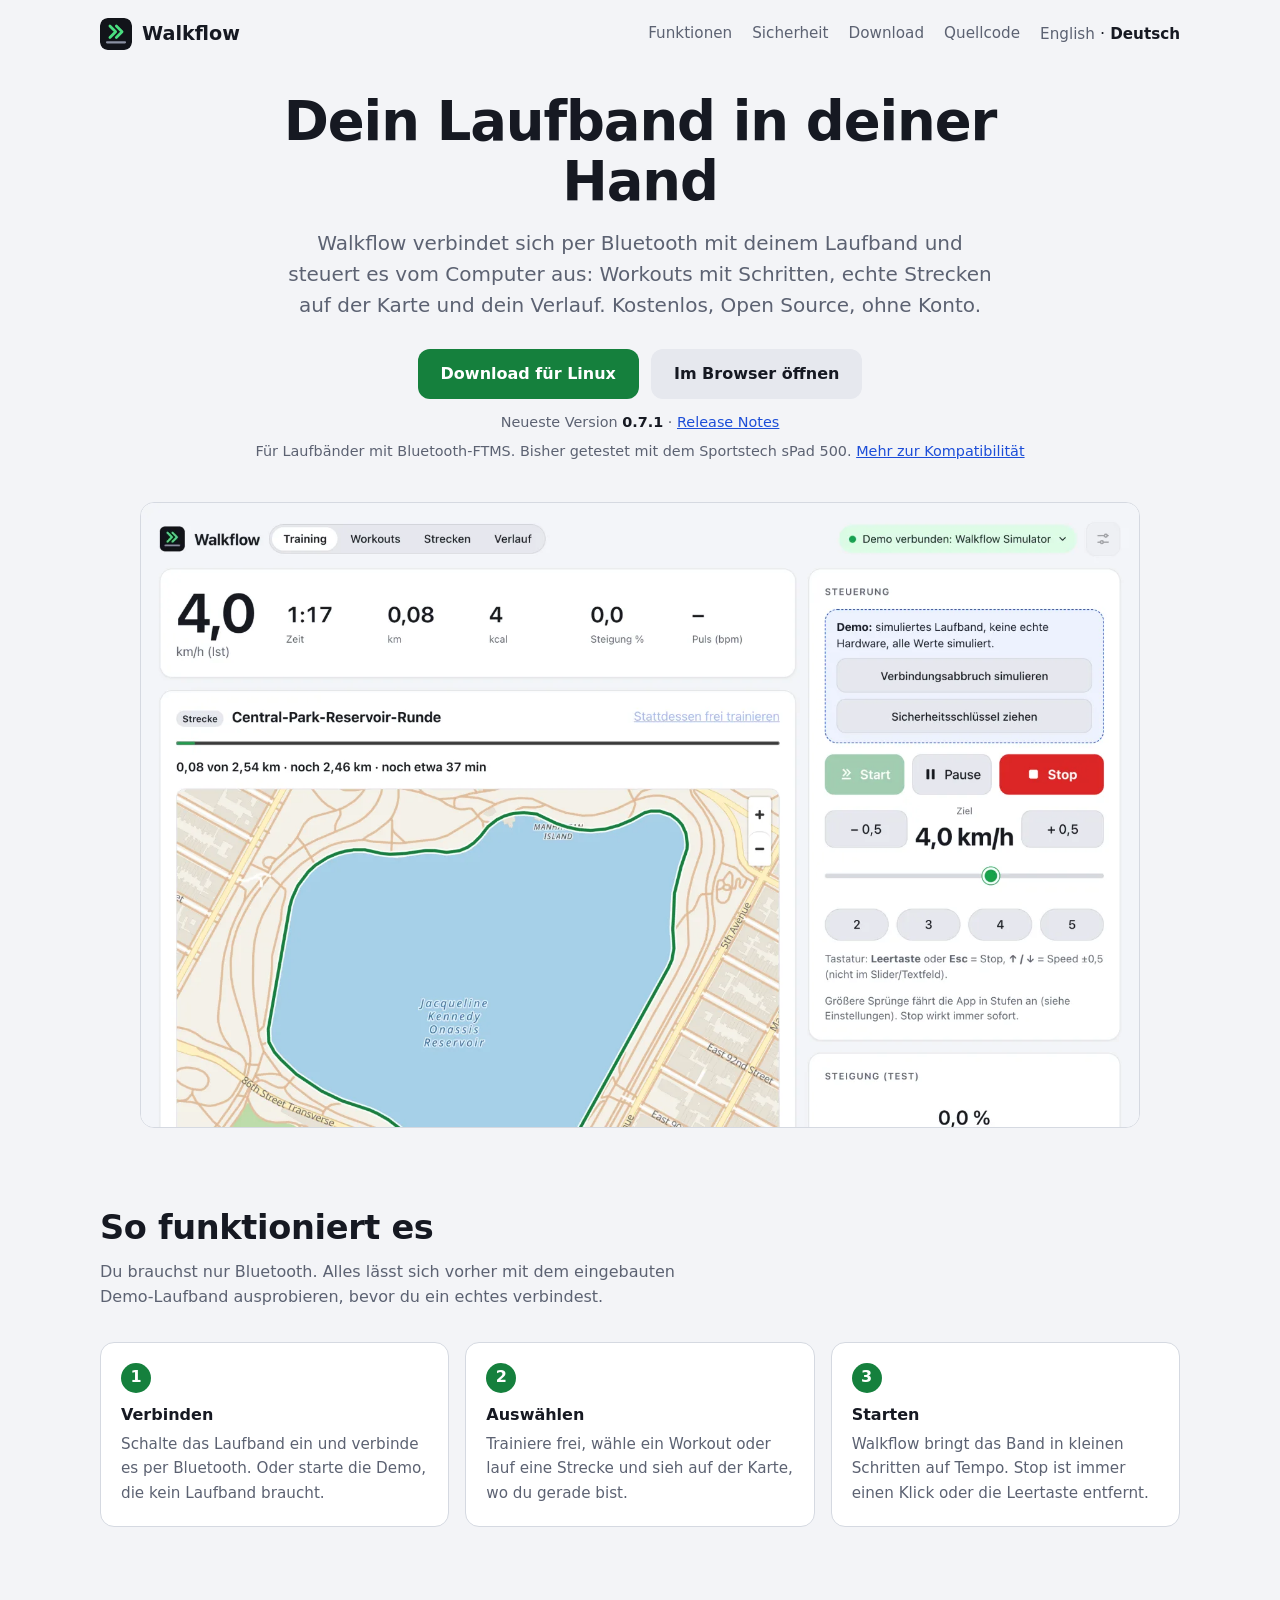
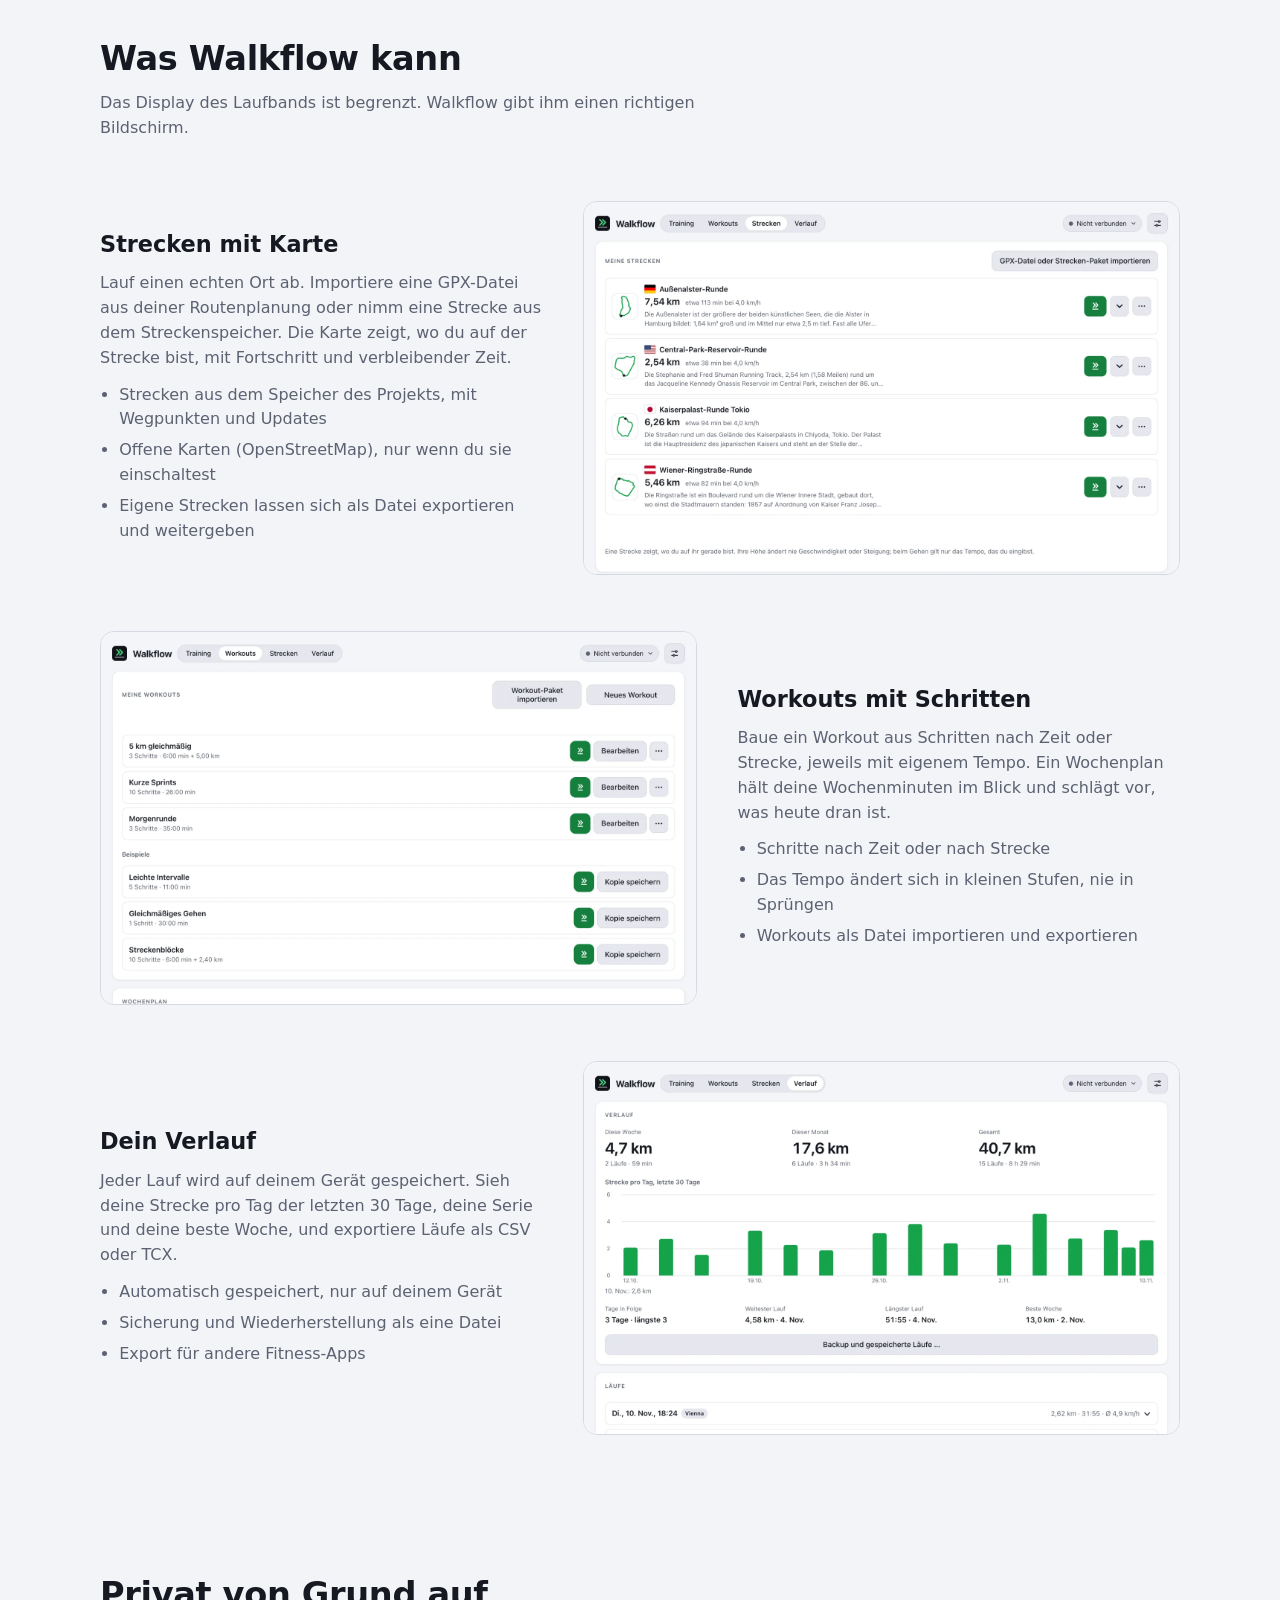
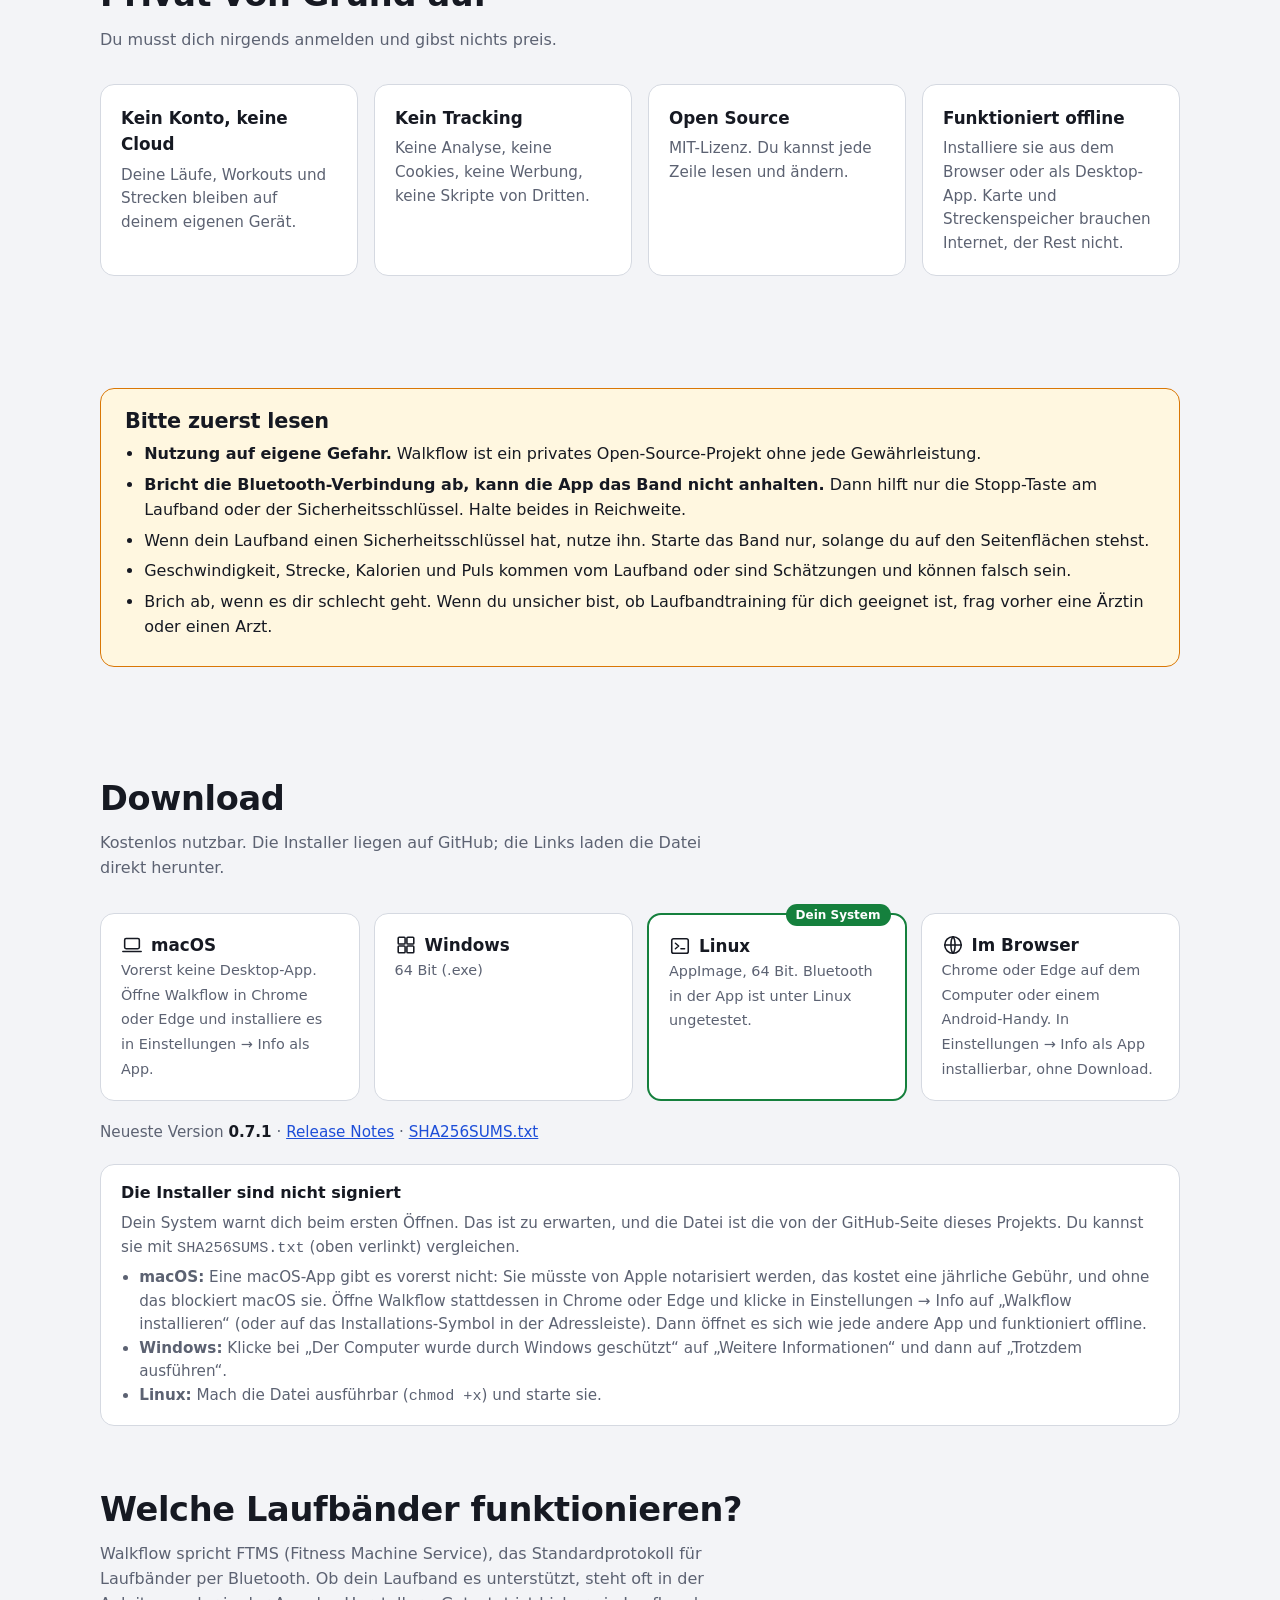
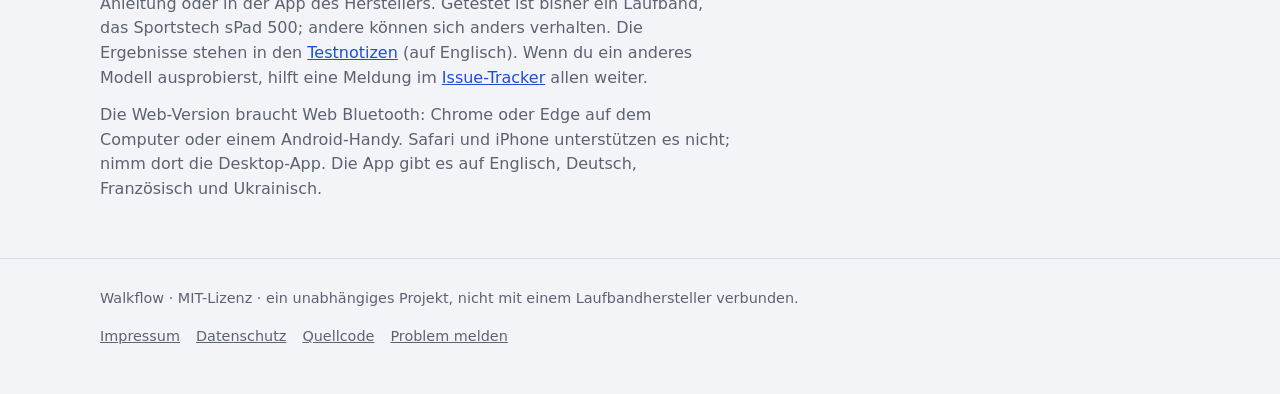
<file: de/index.html>
<!doctype html>
<html lang="de">
<head>
<meta charset="utf-8">
<meta name="viewport" content="width=device-width, initial-scale=1">
<title>Walkflow – dein Laufband vom Computer aus steuern</title>
<meta name="description" content="Walkflow ist eine kostenlose Open-Source-App, die Bluetooth-Laufbänder (FTMS) steuert: Workouts, echte Strecken mit Karte und dein Verlauf. Ohne Konto, ohne Cloud.">
<meta name="color-scheme" content="light dark">
<meta property="og:title" content="Walkflow – dein Laufband vom Computer aus steuern">
<meta property="og:description" content="Kostenlos und Open Source. Workouts, echte Strecken mit Karte und dein Verlauf für Bluetooth-Laufbänder. Ohne Konto, ohne Cloud.">
<meta property="og:type" content="website">
<link rel="icon" href="../favicon.svg" type="image/svg+xml">
<link rel="canonical" href="https://walkflow-app.github.io/de/">
<link rel="alternate" hreflang="en" href="https://walkflow-app.github.io/">
<link rel="alternate" hreflang="de" href="https://walkflow-app.github.io/de/">
<link rel="alternate" hreflang="x-default" href="https://walkflow-app.github.io/">
<meta property="og:url" content="https://walkflow-app.github.io/de/">
<meta property="og:image" content="https://walkflow-app.github.io/img/social-de.png">
<meta property="og:image:width" content="1200">
<meta property="og:image:height" content="630">
<meta property="og:image:alt" content="Walkflow: die Trainingsansicht mit Geschwindigkeit, Strecke und Steuerung">
<meta property="og:locale" content="de_DE">
<meta property="og:locale:alternate" content="en_US">
<meta property="og:site_name" content="Walkflow">
<meta name="twitter:card" content="summary_large_image">
<script type="application/ld+json">
{
  "@context": "https://schema.org",
  "@type": "SoftwareApplication",
  "name": "Walkflow",
  "description": "Walkflow ist eine kostenlose Open-Source-App, die Bluetooth-Laufbänder (FTMS) steuert: Workouts, echte Strecken mit Karte und dein Verlauf. Ohne Konto, ohne Cloud.",
  "url": "https://walkflow-app.github.io/de/",
  "applicationCategory": "HealthApplication",
  "operatingSystem": "macOS, Windows, Linux, Chrome, Edge",
  "softwareVersion": "0.7.1",
  "license": "https://opensource.org/licenses/MIT",
  "inLanguage": "de",
  "image": "https://walkflow-app.github.io/img/social-de.png",
  "downloadUrl": "https://github.com/walkflow-app/walkflow/releases/latest",
  "offers": {
    "@type": "Offer",
    "price": "0",
    "priceCurrency": "EUR"
  }
}
</script>
<link rel="stylesheet" href="../site.css">
<script src="../site.js" defer></script>
</head>
<body>

<header class="top">
  <div class="wrap">
    <a class="brand" href="./"><img src="../favicon.svg" alt="" width="32" height="32">Walkflow</a>
    <nav class="main" aria-label="Hauptmenü">
      <a href="#features">Funktionen</a>
      <a href="#safety">Sicherheit</a>
      <a href="#download">Download</a>
      <a href="https://github.com/walkflow-app/walkflow">Quellcode</a>
      <span class="langs"><a href="../?lang=en" hreflang="en" lang="en">English</a> · <a href="./" hreflang="de" lang="de" aria-current="page">Deutsch</a></span>
    </nav>
  </div>
</header>

<main>
<section class="hero" style="padding-top: 24px">
  <div class="wrap">
    <h1>Dein Laufband in deiner Hand</h1>
    <p class="lead">Walkflow verbindet sich per Bluetooth mit deinem Laufband und steuert es vom Computer aus: Workouts mit Schritten, echte Strecken auf der Karte und dein Verlauf. Kostenlos, Open Source, ohne Konto.</p>
    <div class="cta">
      <a class="btn primary" id="dl-main" href="#download" data-label="Download für {os}" data-mac-label="In Chrome oder Edge öffnen" data-mac-href="../app/?lang=de">Download</a>
      <a class="btn secondary" id="dl-second" href="../app/?lang=de" data-mac-hide>Im Browser öffnen</a>
    </div>
    <p class="note version">Neueste Version <strong>0.7.1</strong> · <a href="https://github.com/walkflow-app/walkflow/releases/tag/v0.7.1">Release Notes</a></p>
    <p class="note">Für Laufbänder mit Bluetooth-FTMS. Bisher getestet mit dem Sportstech sPad 500. <a href="#compat">Mehr zur Kompatibilität</a></p>
    <div class="shot">
      <picture>
        <source media="(prefers-color-scheme: dark)" srcset="../img/dark-de-training.webp">
        <img src="../img/light-de-training.webp" width="1600" height="1000" alt="Die Trainingsansicht von Walkflow: eine Strecke um das Central-Park-Reservoir auf der Karte, die aktuelle Geschwindigkeit von 4,0 km/h, Strecke und Zeit und die Bedienung mit Start, Pause und Stop.">
      </picture>
    </div>
  </div>
</section>

<section id="how">
  <div class="wrap">
    <h2>So funktioniert es</h2>
    <p class="intro">Du brauchst nur Bluetooth. Alles lässt sich vorher mit dem eingebauten Demo-Laufband ausprobieren, bevor du ein echtes verbindest.</p>
    <ol class="steps">
      <li><strong>Verbinden</strong><span>Schalte das Laufband ein und verbinde es per Bluetooth. Oder starte die Demo, die kein Laufband braucht.</span></li>
      <li><strong>Auswählen</strong><span>Trainiere frei, wähle ein Workout oder lauf eine Strecke und sieh auf der Karte, wo du gerade bist.</span></li>
      <li><strong>Starten</strong><span>Walkflow bringt das Band in kleinen Schritten auf Tempo. Stop ist immer einen Klick oder die Leertaste entfernt.</span></li>
    </ol>
  </div>
</section>

<section id="features">
  <div class="wrap">
    <h2>Was Walkflow kann</h2>
    <p class="intro">Das Display des Laufbands ist begrenzt. Walkflow gibt ihm einen richtigen Bildschirm.</p>

    <div class="feature">
      <div class="text">
        <h3>Strecken mit Karte</h3>
        <p>Lauf einen echten Ort ab. Importiere eine GPX-Datei aus deiner Routenplanung oder nimm eine Strecke aus dem Streckenspeicher. Die Karte zeigt, wo du auf der Strecke bist, mit Fortschritt und verbleibender Zeit.</p>
        <ul>
          <li>Strecken aus dem Speicher des Projekts, mit Wegpunkten und Updates</li>
          <li>Offene Karten (OpenStreetMap), nur wenn du sie einschaltest</li>
          <li>Eigene Strecken lassen sich als Datei exportieren und weitergeben</li>
        </ul>
      </div>
      <div class="shot"><picture>
        <source media="(prefers-color-scheme: dark)" srcset="../img/dark-de-routes.webp">
        <img src="../img/light-de-routes.webp" width="1600" height="1000" loading="lazy" alt="Die Streckenbibliothek mit vier Strecken: Außenalster-Runde, Central-Park-Reservoir-Runde, Kaiserpalast-Runde Tokio und Wiener-Ringstraße-Runde, jeweils mit Länge, Zeit und einer kleinen Karte der Runde.">
      </picture></div>
    </div>

    <div class="feature">
      <div class="text">
        <h3>Workouts mit Schritten</h3>
        <p>Baue ein Workout aus Schritten nach Zeit oder Strecke, jeweils mit eigenem Tempo. Ein Wochenplan hält deine Wochenminuten im Blick und schlägt vor, was heute dran ist.</p>
        <ul>
          <li>Schritte nach Zeit oder nach Strecke</li>
          <li>Das Tempo ändert sich in kleinen Stufen, nie in Sprüngen</li>
          <li>Workouts als Datei importieren und exportieren</li>
        </ul>
      </div>
      <div class="shot"><picture>
        <source media="(prefers-color-scheme: dark)" srcset="../img/dark-de-workouts.webp">
        <img src="../img/light-de-workouts.webp" width="1600" height="1000" loading="lazy" alt="Die Workout-Bibliothek mit den Workouts 5 km gleichmäßig, Morgenrunde und Kurze Sprints, jeweils mit Anzahl der Schritte und Länge.">
      </picture></div>
    </div>

    <div class="feature">
      <div class="text">
        <h3>Dein Verlauf</h3>
        <p>Jeder Lauf wird auf deinem Gerät gespeichert. Sieh deine Strecke pro Tag der letzten 30 Tage, deine Serie und deine beste Woche, und exportiere Läufe als CSV oder TCX.</p>
        <ul>
          <li>Automatisch gespeichert, nur auf deinem Gerät</li>
          <li>Sicherung und Wiederherstellung als eine Datei</li>
          <li>Export für andere Fitness-Apps</li>
        </ul>
      </div>
      <div class="shot"><picture>
        <source media="(prefers-color-scheme: dark)" srcset="../img/dark-de-history.webp">
        <img src="../img/light-de-history.webp" width="1600" height="1000" loading="lazy" alt="Die Verlaufsansicht: Strecke diese Woche, diesen Monat und gesamt, ein Balkendiagramm der Strecke pro Tag der letzten 30 Tage, Tage in Folge, weitester und längster Lauf und beste Woche.">
      </picture></div>
    </div>
  </div>
</section>

<section>
  <div class="wrap">
    <h2>Privat von Grund auf</h2>
    <p class="intro">Du musst dich nirgends anmelden und gibst nichts preis.</p>
    <div class="facts">
      <div class="fact"><h3>Kein Konto, keine Cloud</h3><p>Deine Läufe, Workouts und Strecken bleiben auf deinem eigenen Gerät.</p></div>
      <div class="fact"><h3>Kein Tracking</h3><p>Keine Analyse, keine Cookies, keine Werbung, keine Skripte von Dritten.</p></div>
      <div class="fact"><h3>Open Source</h3><p>MIT-Lizenz. Du kannst jede Zeile lesen und ändern.</p></div>
      <div class="fact"><h3>Funktioniert offline</h3><p>Installiere sie aus dem Browser oder als Desktop-App. Karte und Streckenspeicher brauchen Internet, der Rest nicht.</p></div>
    </div>
  </div>
</section>

<section id="safety">
  <div class="wrap">
    <div class="safety">
      <h2>Bitte zuerst lesen</h2>
      <ul>
        <li><strong>Nutzung auf eigene Gefahr.</strong> Walkflow ist ein privates Open-Source-Projekt ohne jede Gewährleistung.</li>
        <li><strong>Bricht die Bluetooth-Verbindung ab, kann die App das Band nicht anhalten.</strong> Dann hilft nur die Stopp-Taste am Laufband oder der Sicherheitsschlüssel. Halte beides in Reichweite.</li>
        <li>Wenn dein Laufband einen Sicherheitsschlüssel hat, nutze ihn. Starte das Band nur, solange du auf den Seitenflächen stehst.</li>
        <li>Geschwindigkeit, Strecke, Kalorien und Puls kommen vom Laufband oder sind Schätzungen und können falsch sein.</li>
        <li>Brich ab, wenn es dir schlecht geht. Wenn du unsicher bist, ob Laufbandtraining für dich geeignet ist, frag vorher eine Ärztin oder einen Arzt.</li>
      </ul>
    </div>
  </div>
</section>

<section id="download">
  <div class="wrap">
    <h2>Download</h2>
    <p class="intro">Kostenlos nutzbar. Die Installer liegen auf GitHub; die Links laden die Datei direkt herunter.</p>
    <div class="downloads">
      <a class="dl" data-os="mac" data-badge="Dein System" href="../app/?lang=de"><strong><svg class="os" viewBox="0 0 24 24" aria-hidden="true"><rect x="4" y="5" width="16" height="11" rx="1.5"/><path d="M2 19h20"/></svg>macOS</strong><span>Vorerst keine Desktop-App. Öffne Walkflow in Chrome oder Edge und installiere es in Einstellungen → Info als App.</span></a>
      <a class="dl" data-os="windows" data-badge="Dein System" href="https://github.com/walkflow-app/walkflow/releases/download/v0.7.1/Walkflow-0.7.1-win-x64.exe"><strong><svg class="os" viewBox="0 0 24 24" aria-hidden="true"><rect x="3.5" y="3.5" width="7.5" height="7.5" rx="1"/><rect x="13" y="3.5" width="7.5" height="7.5" rx="1"/><rect x="3.5" y="13" width="7.5" height="7.5" rx="1"/><rect x="13" y="13" width="7.5" height="7.5" rx="1"/></svg>Windows</strong><span>64 Bit (.exe)</span></a>
      <a class="dl" data-os="linux" data-badge="Dein System" href="https://github.com/walkflow-app/walkflow/releases/download/v0.7.1/Walkflow-0.7.1-linux-x86_64.AppImage"><strong><svg class="os" viewBox="0 0 24 24" aria-hidden="true"><rect x="3" y="4" width="18" height="16" rx="2"/><path d="M7 9l3.5 3L7 15M13 15h4"/></svg>Linux</strong><span>AppImage, 64 Bit. Bluetooth in der App ist unter Linux ungetestet.</span></a>
      <a class="dl" href="../app/?lang=de"><strong><svg class="os" viewBox="0 0 24 24" aria-hidden="true"><circle cx="12" cy="12" r="9"/><path d="M3 12h18M12 3c3 3 3 15 0 18M12 3c-3 3-3 15 0 18"/></svg>Im Browser</strong><span>Chrome oder Edge auf dem Computer oder einem Android-Handy. In Einstellungen → Info als App installierbar, ohne Download.</span></a>
    </div>
    <p class="release">Neueste Version <strong>0.7.1</strong> · <a href="https://github.com/walkflow-app/walkflow/releases/tag/v0.7.1">Release Notes</a> · <a href="https://github.com/walkflow-app/walkflow/releases/download/v0.7.1/SHA256SUMS.txt">SHA256SUMS.txt</a></p>
    <div class="unsigned">
      <h3>Die Installer sind nicht signiert</h3>
      <p style="margin: 0 0 6px">Dein System warnt dich beim ersten Öffnen. Das ist zu erwarten, und die Datei ist die von der GitHub-Seite dieses Projekts. Du kannst sie mit <code>SHA256SUMS.txt</code> (oben verlinkt) vergleichen.</p>
      <ul>
        <li><strong>macOS:</strong> Eine macOS-App gibt es vorerst nicht: Sie müsste von Apple notarisiert werden, das kostet eine jährliche Gebühr, und ohne das blockiert macOS sie. Öffne Walkflow stattdessen in Chrome oder Edge und klicke in Einstellungen → Info auf „Walkflow installieren“ (oder auf das Installations-Symbol in der Adressleiste). Dann öffnet es sich wie jede andere App und funktioniert offline.</li>
        <li><strong>Windows:</strong> Klicke bei „Der Computer wurde durch Windows geschützt“ auf „Weitere Informationen“ und dann auf „Trotzdem ausführen“.</li>
        <li><strong>Linux:</strong> Mach die Datei ausführbar (<code>chmod +x</code>) und starte sie.</li>
      </ul>
    </div>
  </div>
</section>

<section id="compat" style="padding-top: 8px">
  <div class="wrap">
    <h2>Welche Laufbänder funktionieren?</h2>
    <p class="intro" style="margin-bottom: 12px">Walkflow spricht FTMS (Fitness Machine Service), das Standardprotokoll für Laufbänder per Bluetooth. Ob dein Laufband es unterstützt, steht oft in der Anleitung oder in der App des Herstellers. Getestet ist bisher ein Laufband, das Sportstech sPad 500; andere können sich anders verhalten. Die Ergebnisse stehen in den <a href="https://github.com/walkflow-app/walkflow/blob/main/HARDWARE-TESTS.md">Testnotizen</a> (auf Englisch). Wenn du ein anderes Modell ausprobierst, hilft eine Meldung im <a href="https://github.com/walkflow-app/walkflow/issues">Issue-Tracker</a> allen weiter.</p>
    <p class="intro" style="margin: 0">Die Web-Version braucht Web Bluetooth: Chrome oder Edge auf dem Computer oder einem Android-Handy. Safari und iPhone unterstützen es nicht; nimm dort die Desktop-App. Die App gibt es auf Englisch, Deutsch, Französisch und Ukrainisch.</p>
  </div>
</section>
</main>

<footer>
  <div class="wrap">
    <div>Walkflow · MIT-Lizenz · ein unabhängiges Projekt, nicht mit einem Laufbandhersteller verbunden.</div>
    <div class="links">
      <a href="../app/legal/de/impressum.html">Impressum</a>
      <a href="../app/legal/de/datenschutz.html">Datenschutz</a>
      <a href="https://github.com/walkflow-app/walkflow">Quellcode</a>
      <a href="https://github.com/walkflow-app/walkflow/issues">Problem melden</a>
    </div>
  </div>
</footer>

</body>
</html>
</file>
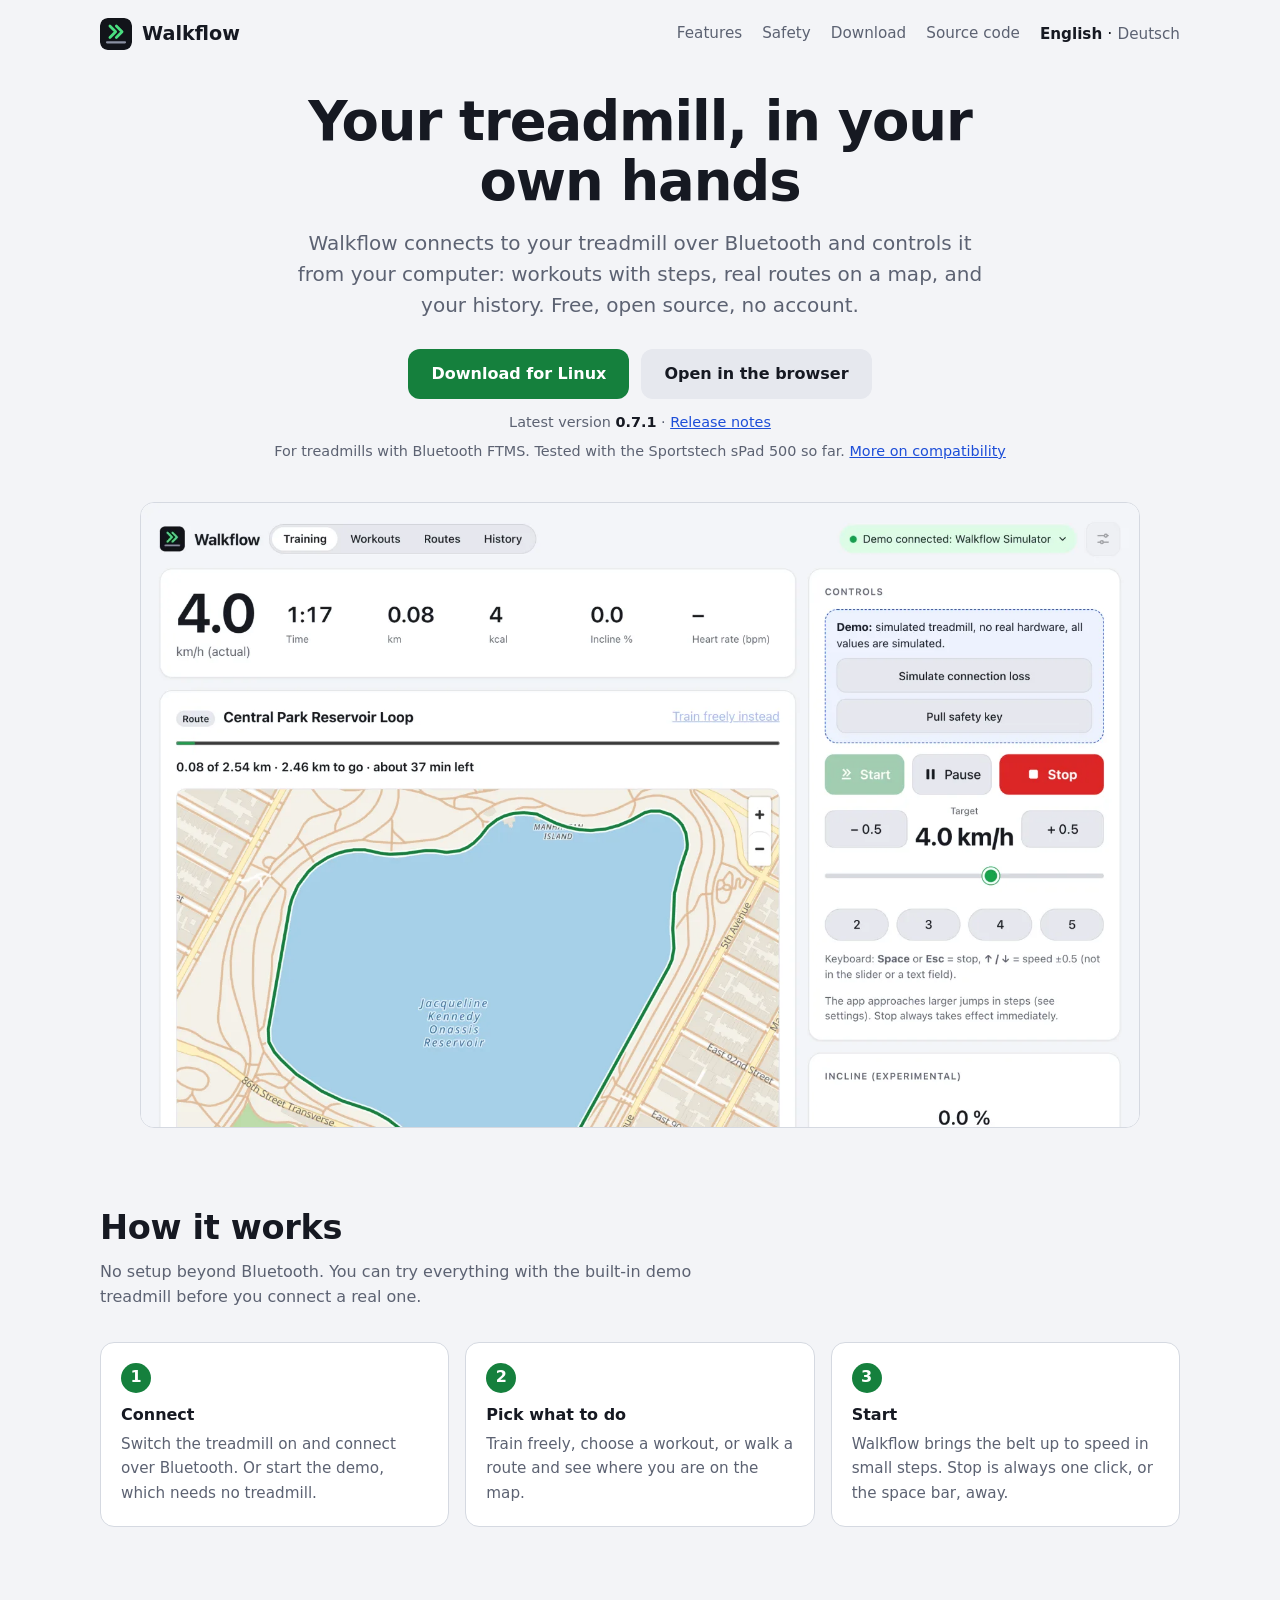
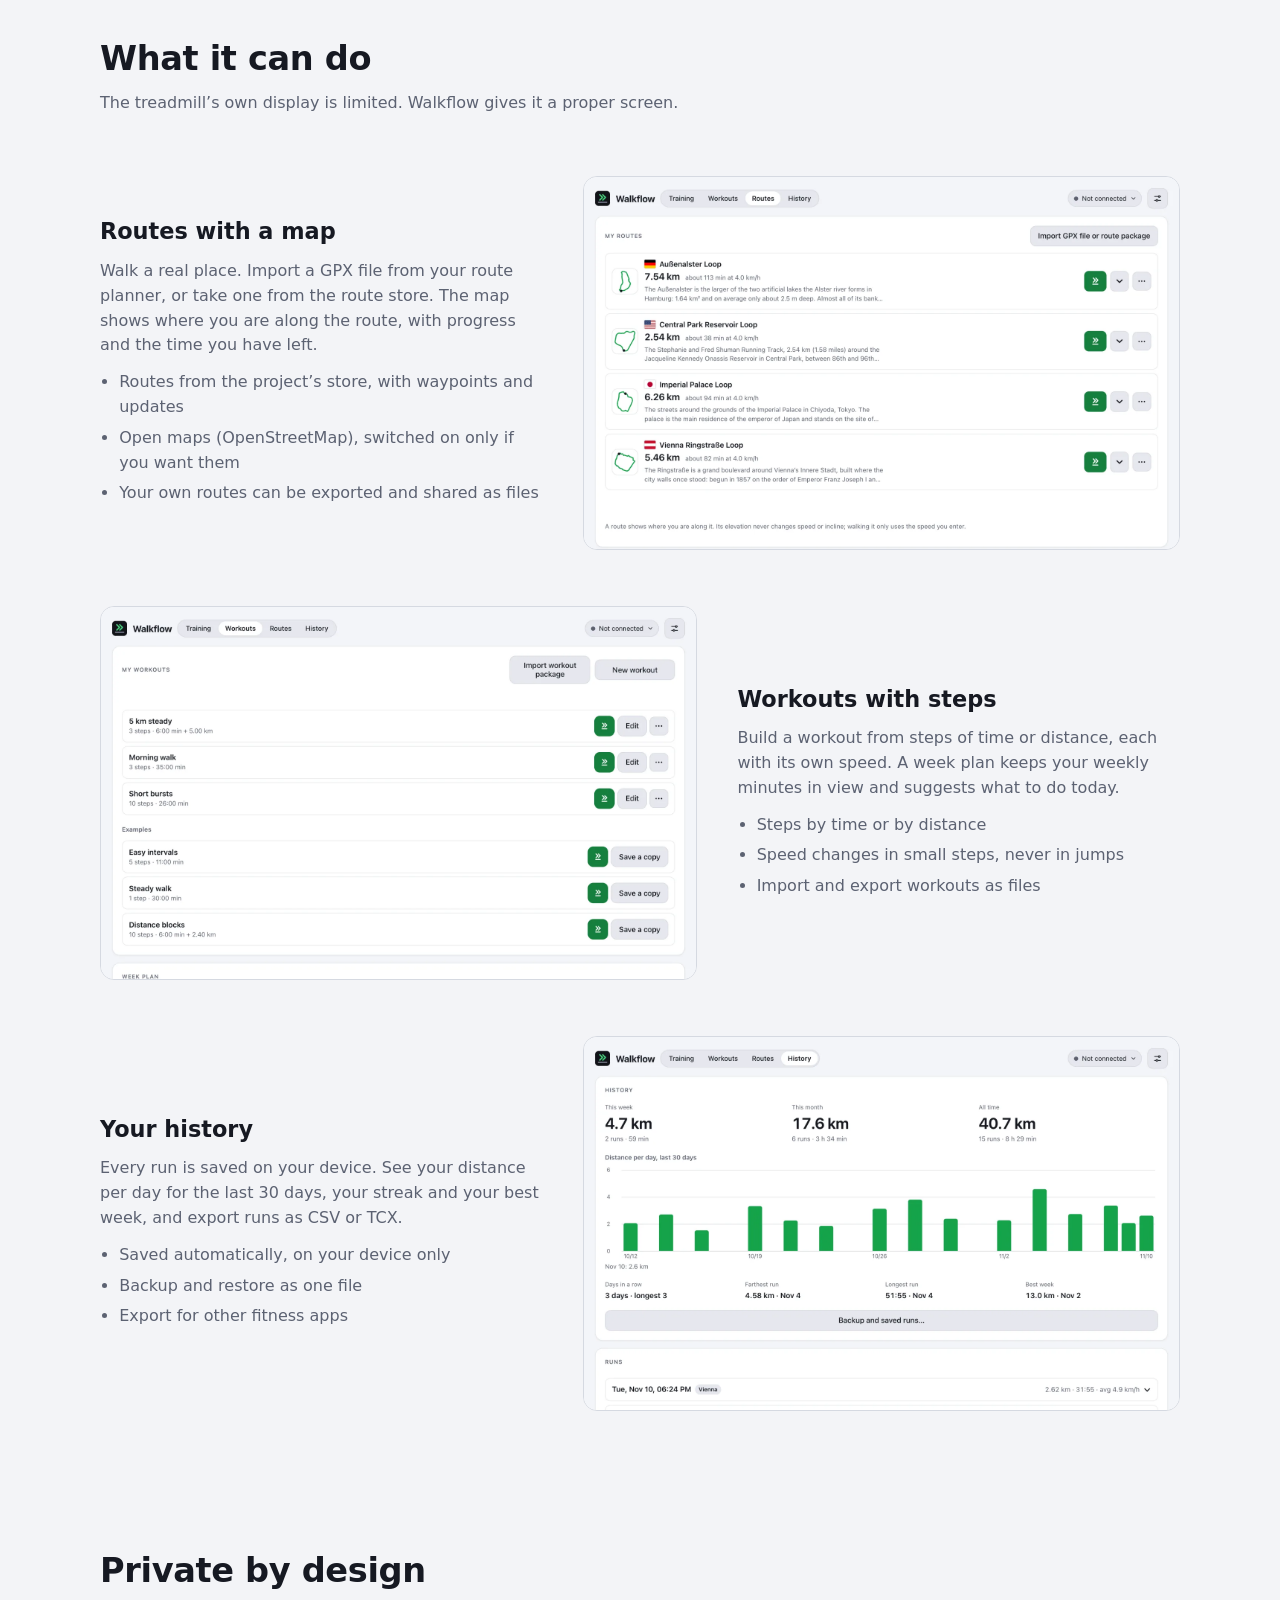
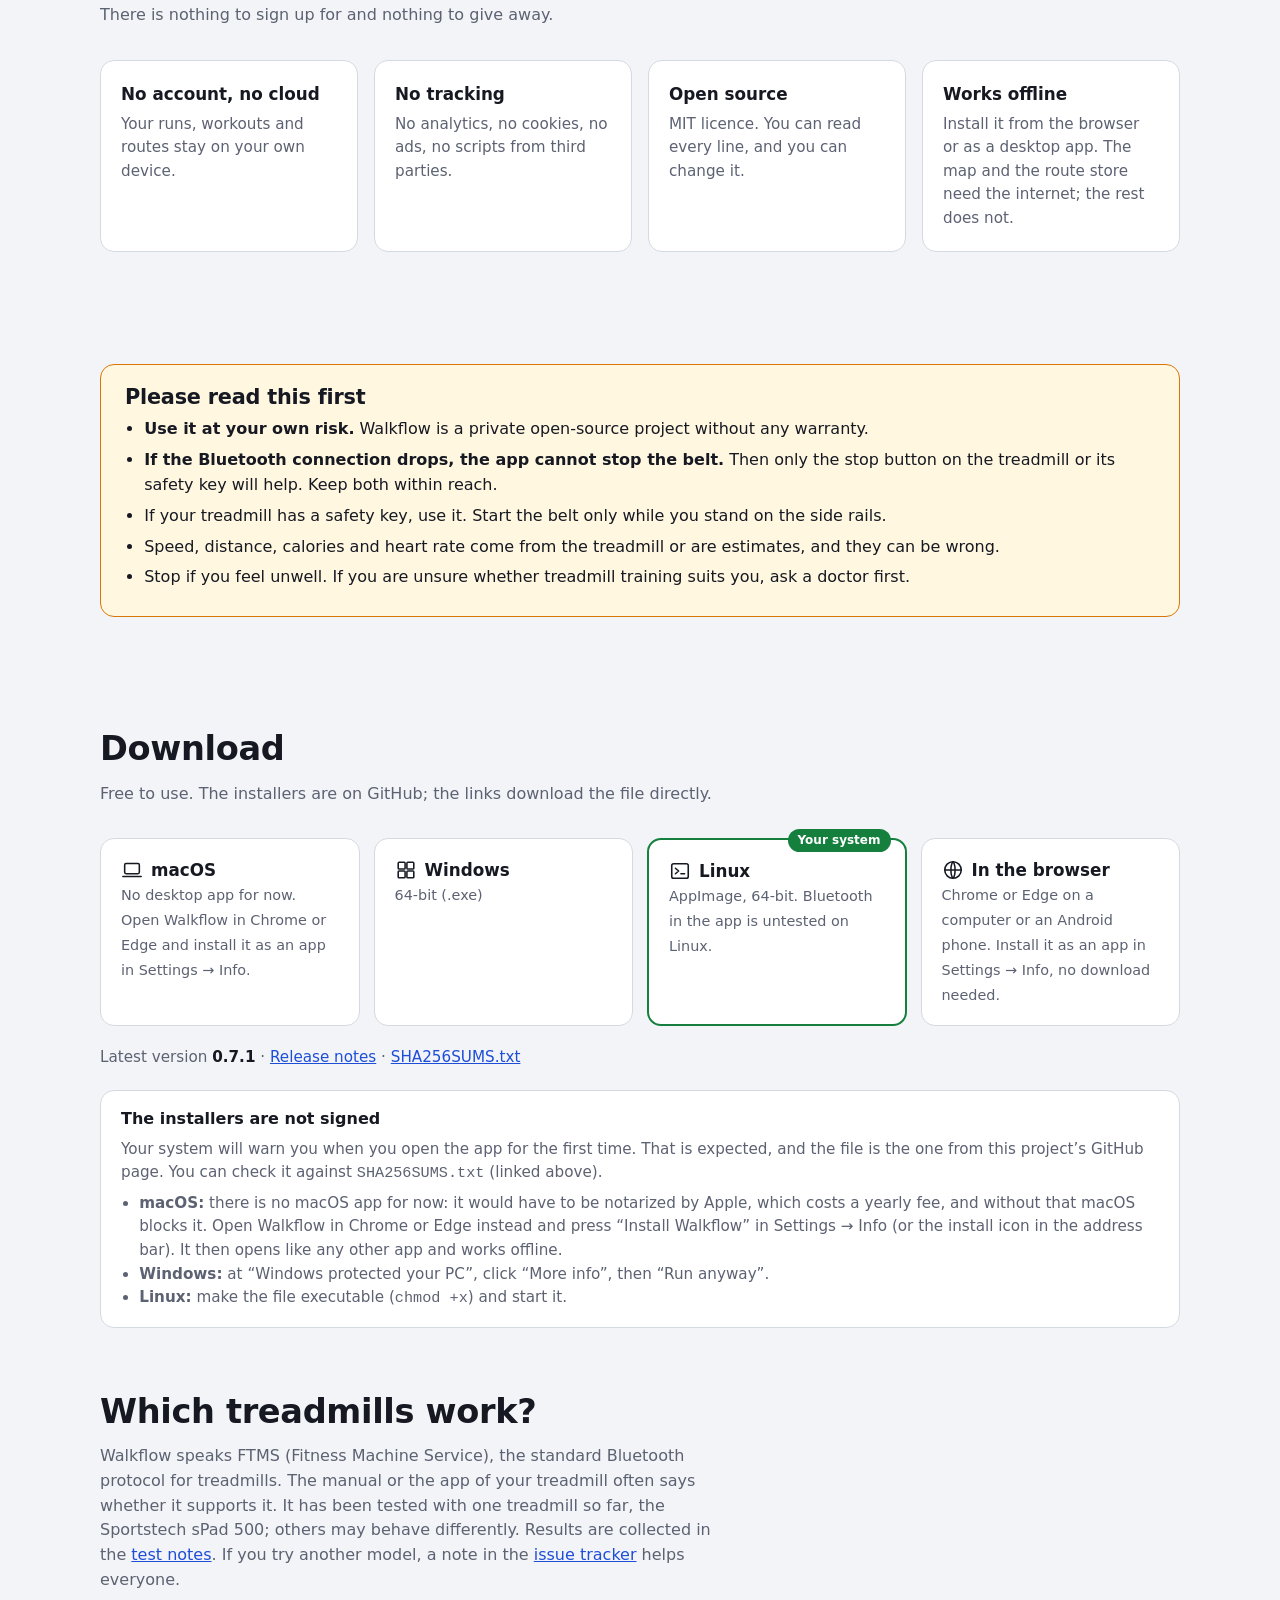
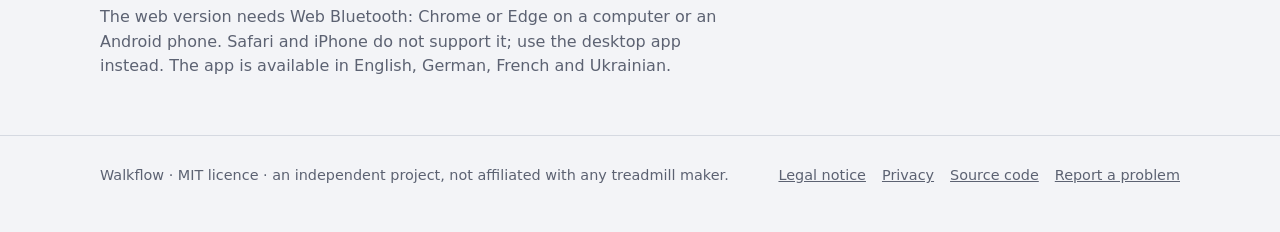
<file: walkflow/index.html>
<!doctype html>
<html><head>
<meta charset="utf-8">
<title>Walkflow has moved</title>
<link rel="canonical" href="https://walkflow-app.github.io/">
<meta name="robots" content="noindex">
<meta http-equiv="refresh" content="0; url=https://walkflow-app.github.io/">
<script>location.replace("https://walkflow-app.github.io/" + location.search + location.hash)</script>
</head><body><p>Walkflow has moved to <a href="https://walkflow-app.github.io/">https://walkflow-app.github.io/</a>.</p></body></html>
</file>
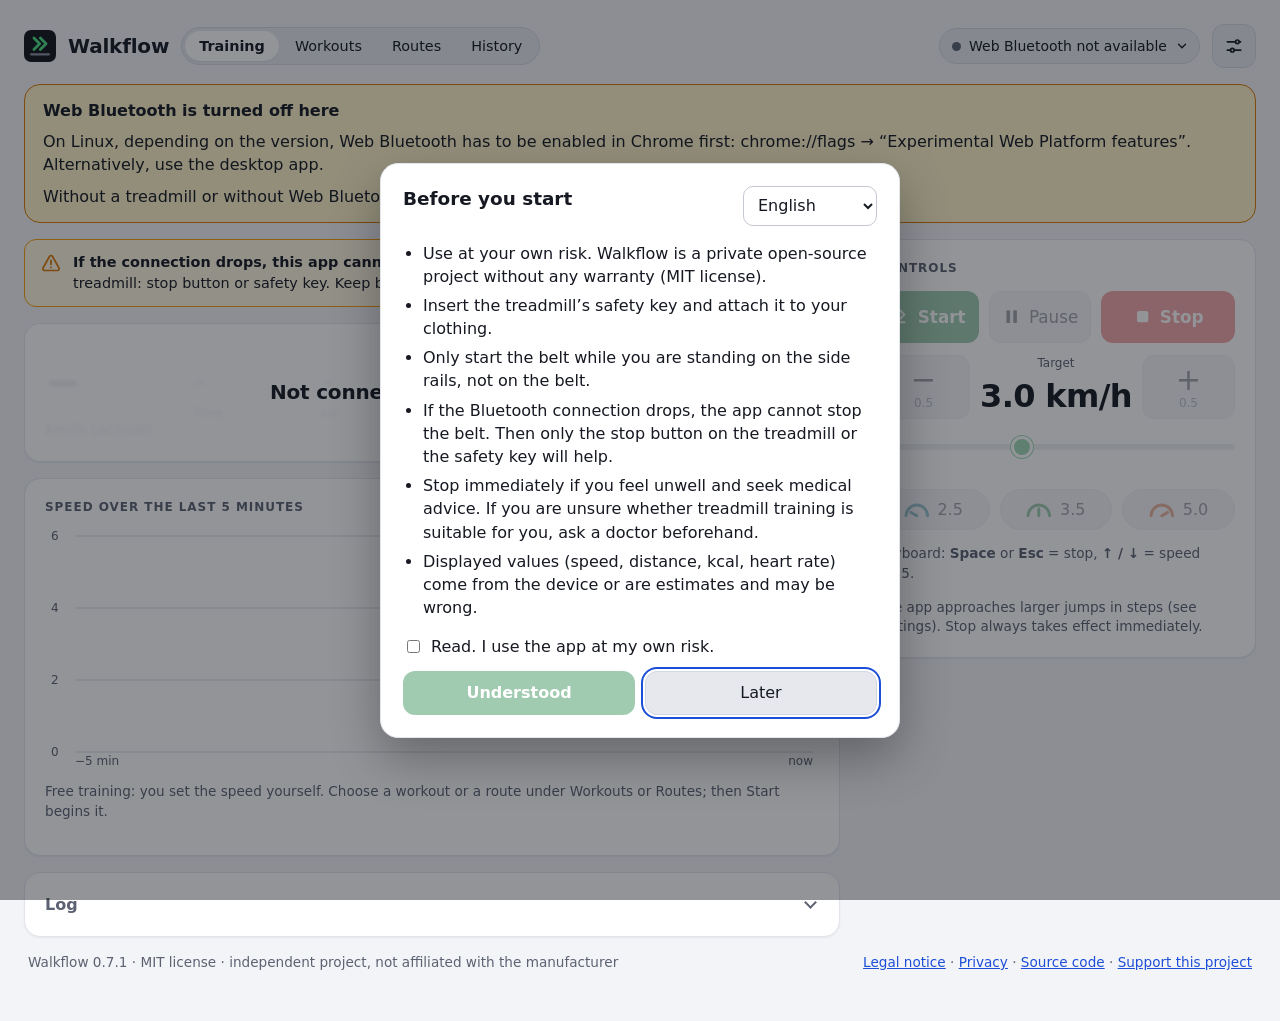
<file: walkflow/app/index.html>
<!doctype html>
<html><head>
<meta charset="utf-8">
<title>Walkflow has moved</title>
<link rel="canonical" href="https://walkflow-app.github.io/app/">
<meta name="robots" content="noindex">
<meta http-equiv="refresh" content="0; url=https://walkflow-app.github.io/app/">
<script>location.replace("https://walkflow-app.github.io/app/" + location.search + location.hash)</script>
</head><body><p>Walkflow has moved to <a href="https://walkflow-app.github.io/app/">https://walkflow-app.github.io/app/</a>.</p></body></html>
</file>
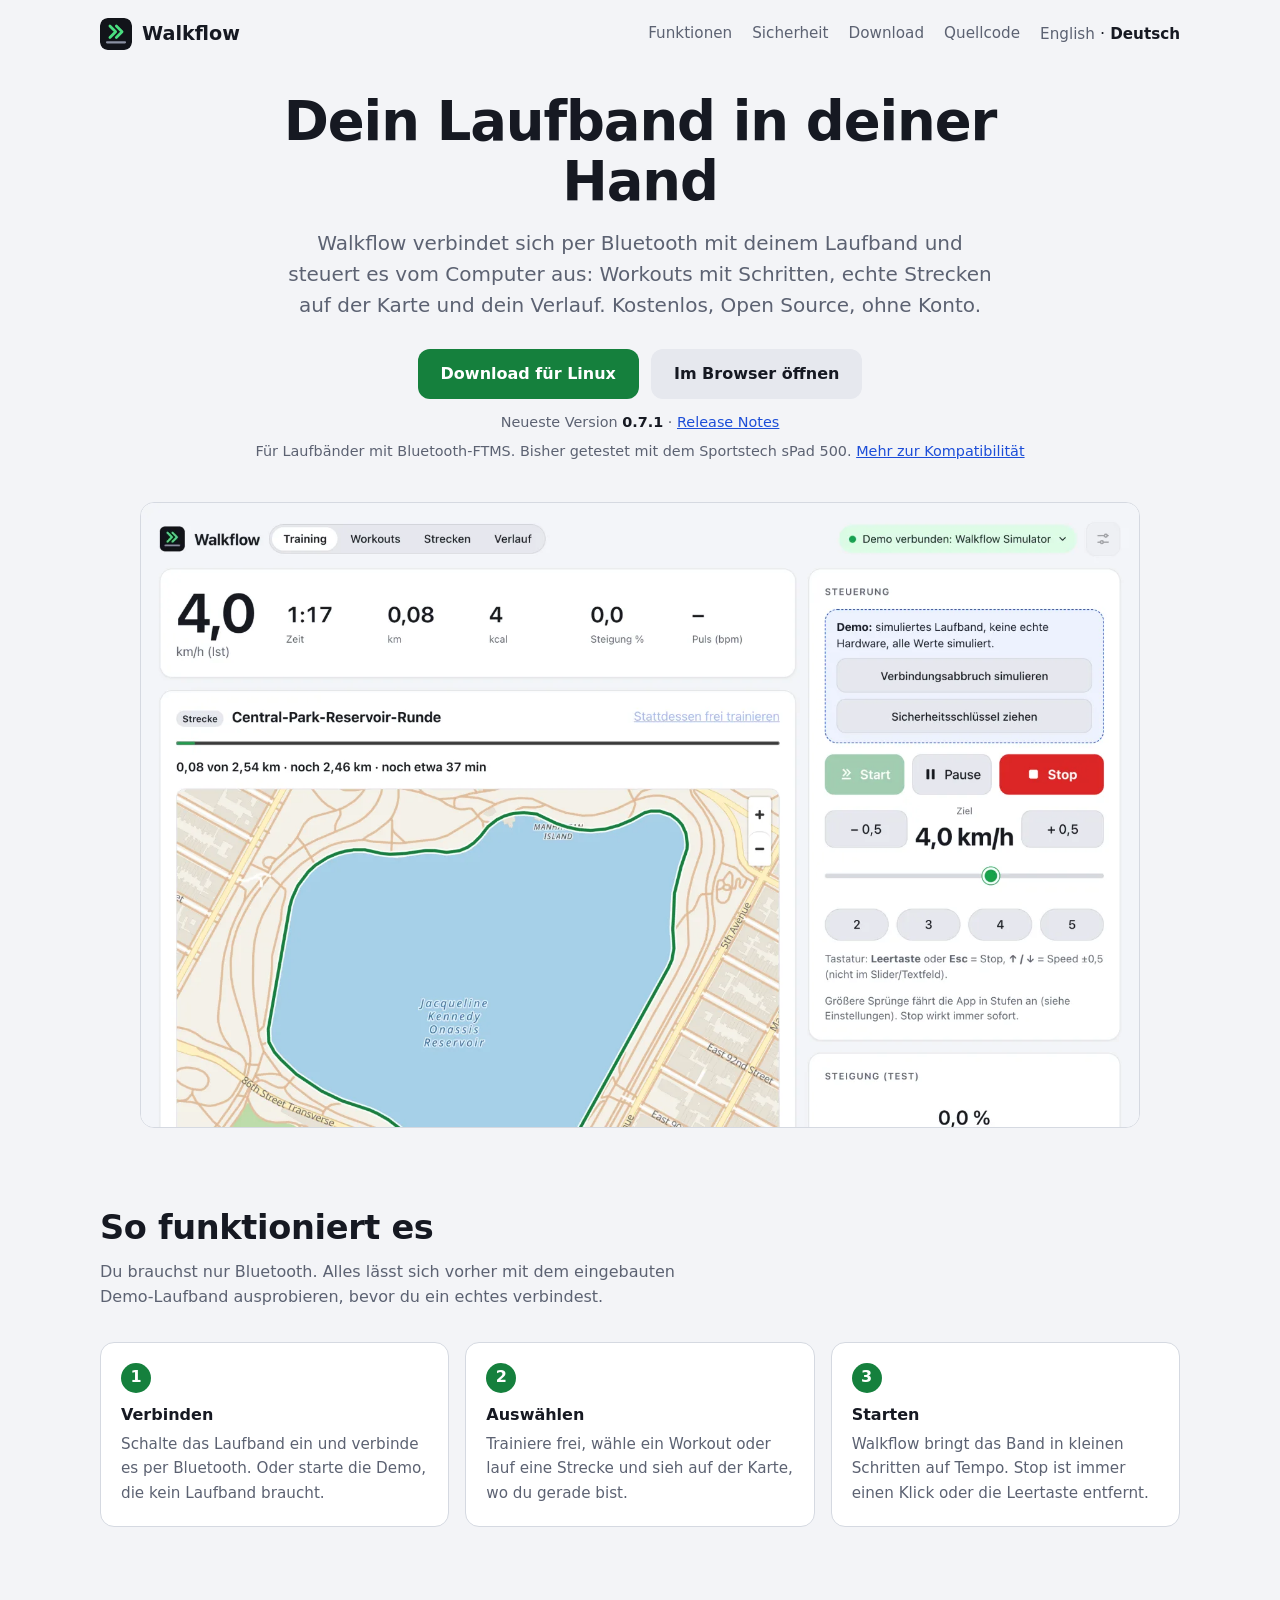
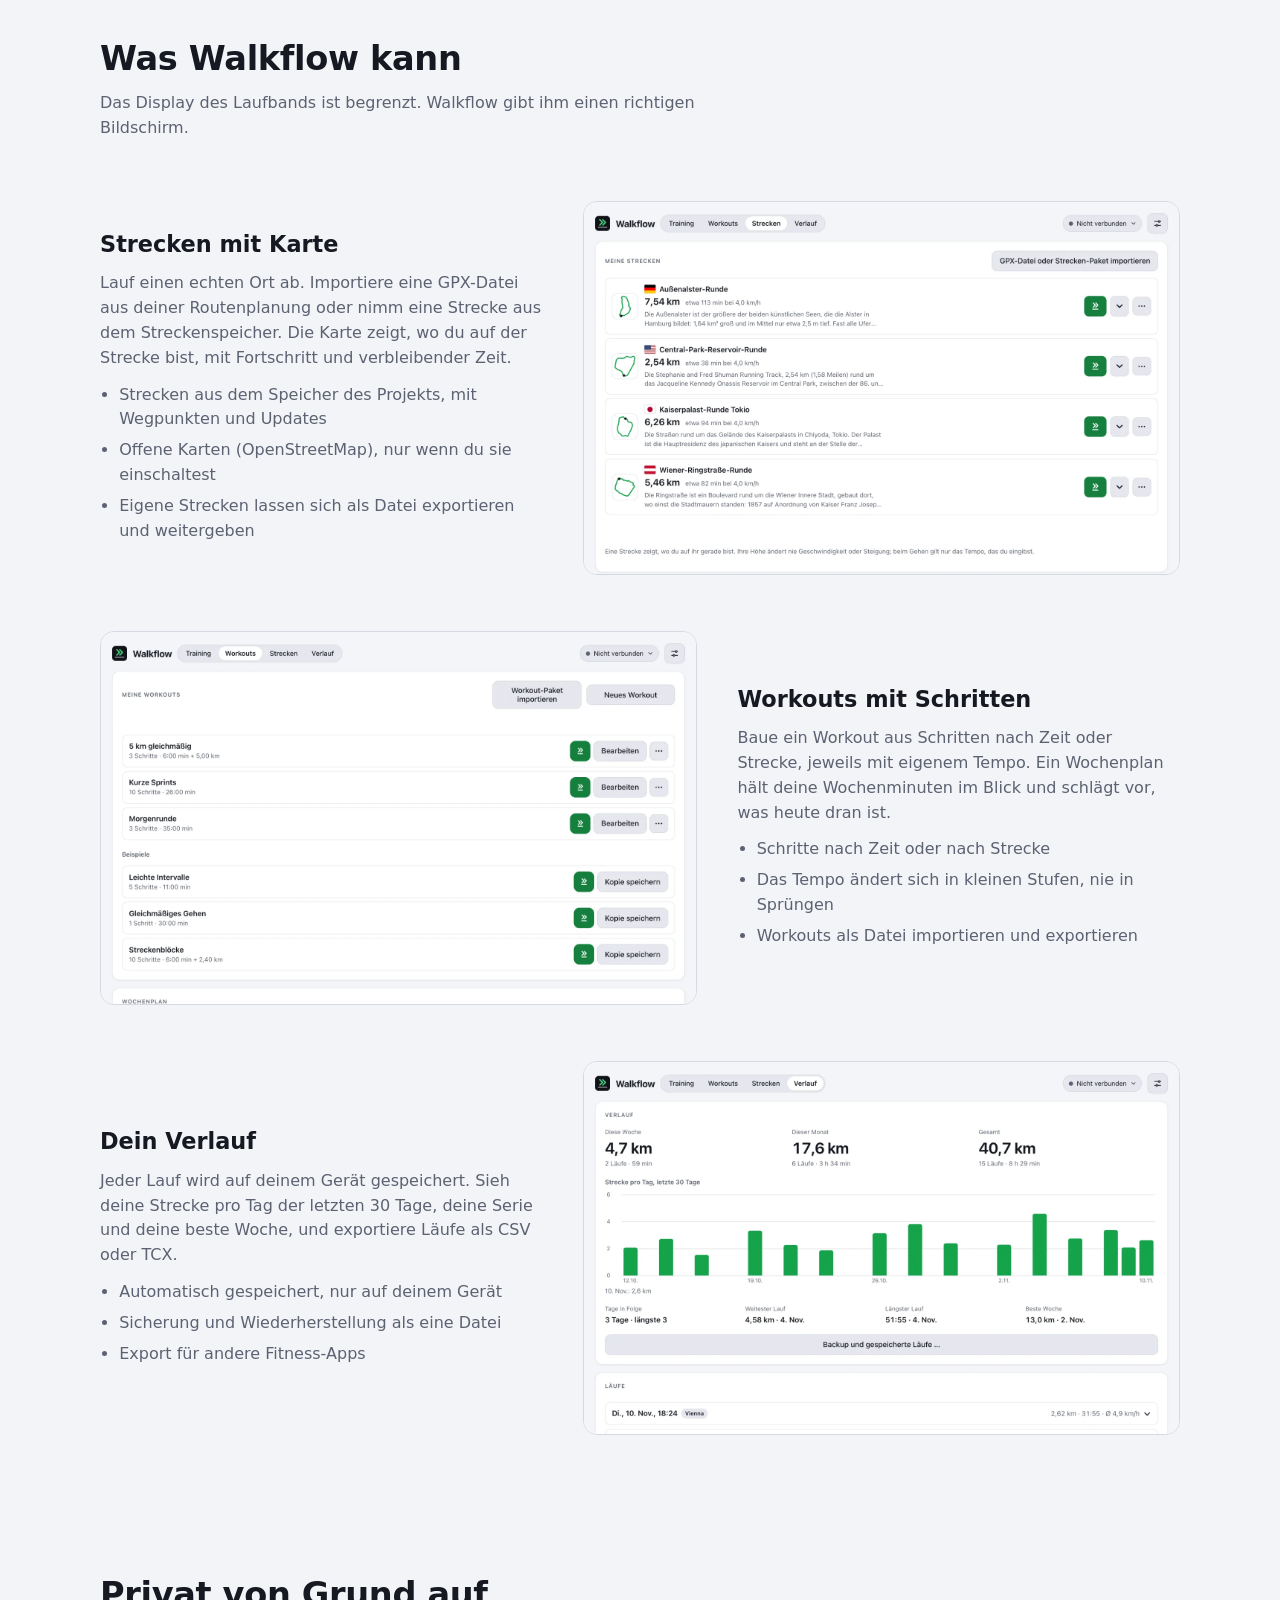
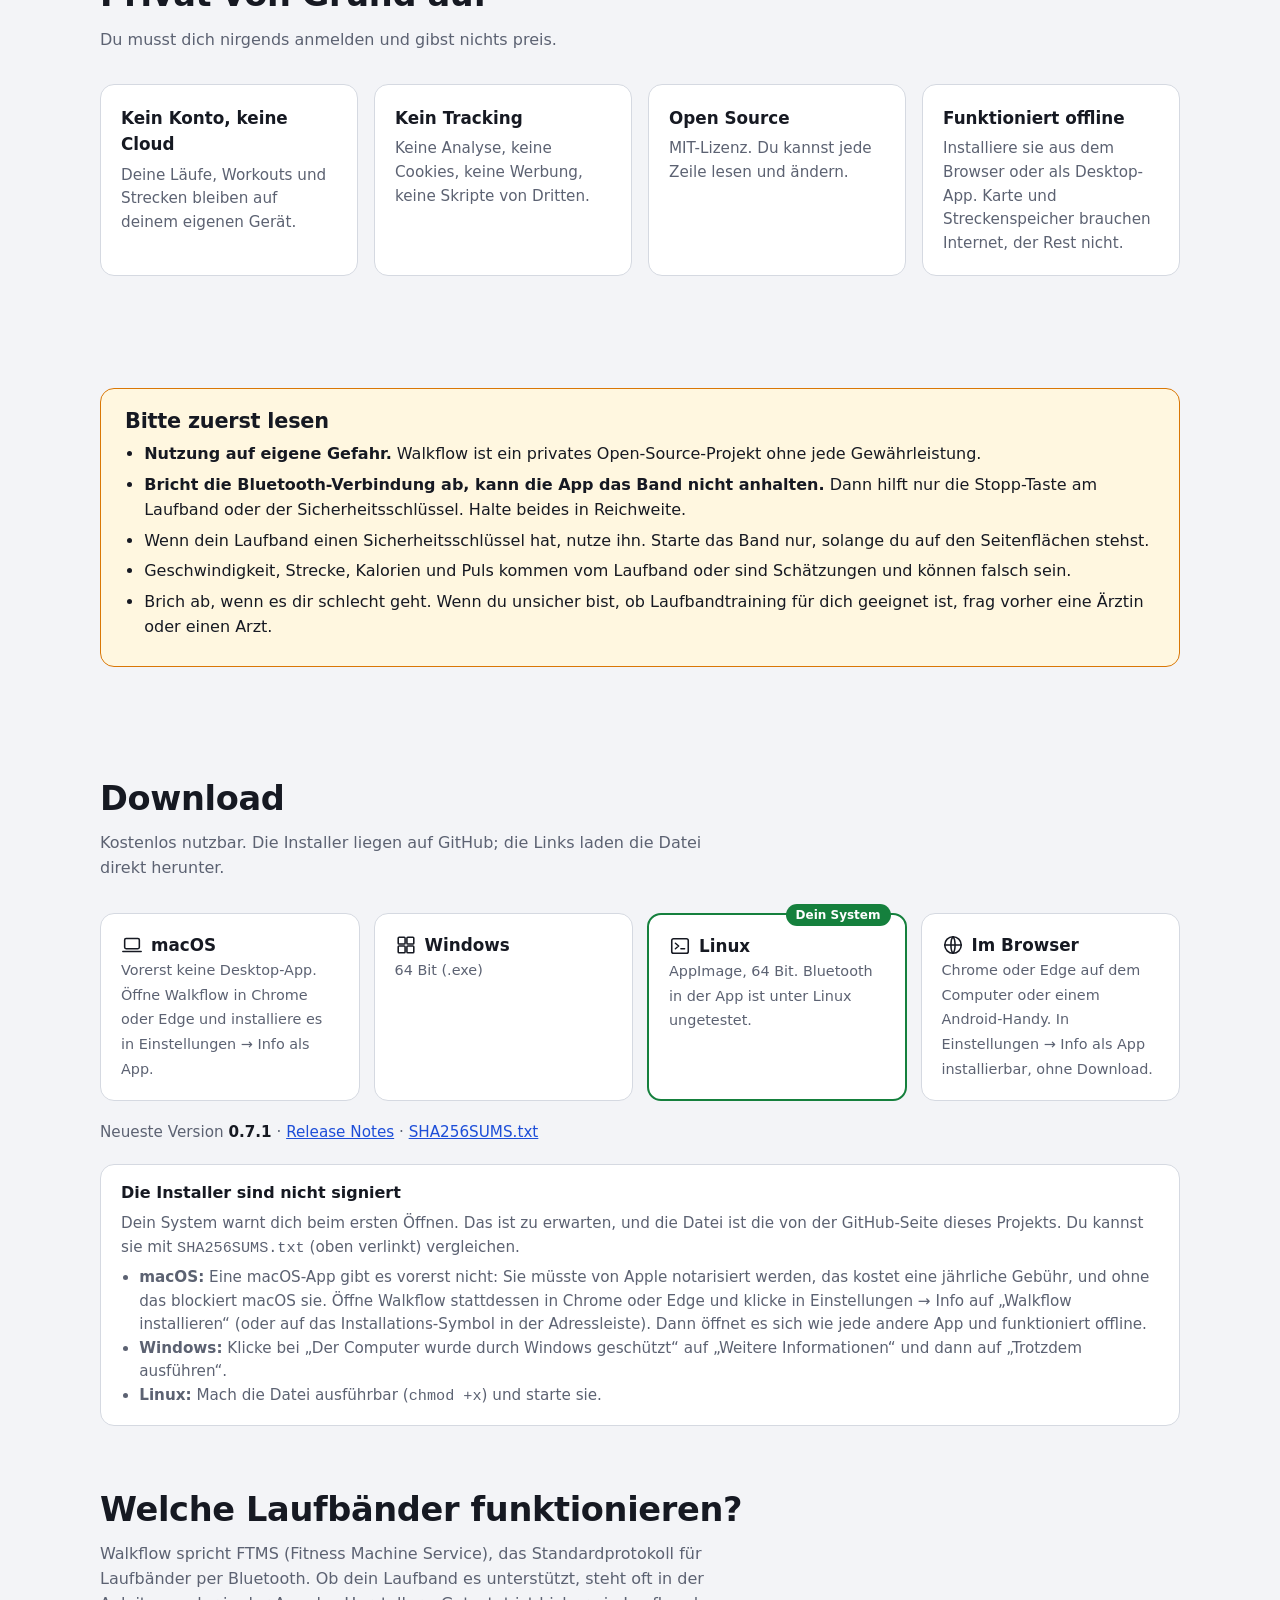
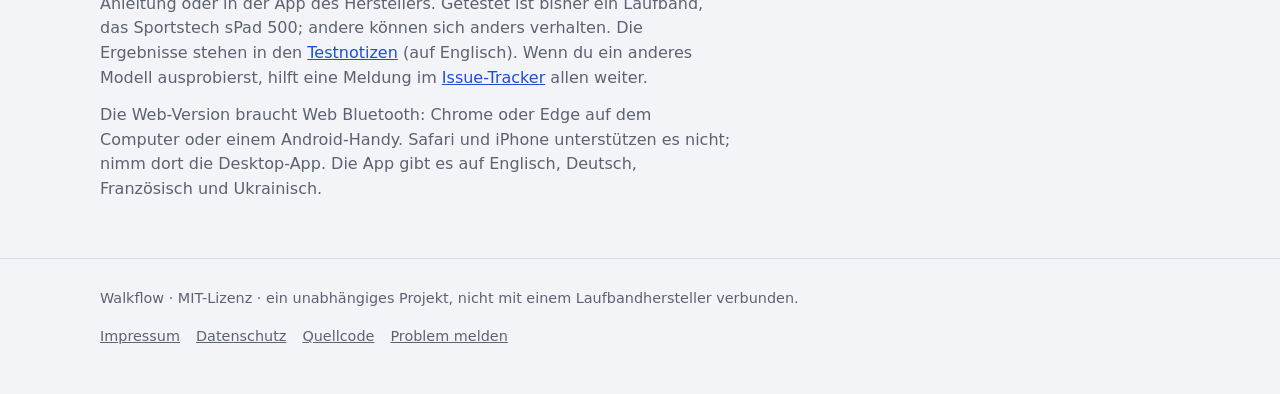
<file: walkflow/de/index.html>
<!doctype html>
<html><head>
<meta charset="utf-8">
<title>Walkflow has moved</title>
<link rel="canonical" href="https://walkflow-app.github.io/de/">
<meta name="robots" content="noindex">
<meta http-equiv="refresh" content="0; url=https://walkflow-app.github.io/de/">
<script>location.replace("https://walkflow-app.github.io/de/" + location.search + location.hash)</script>
</head><body><p>Walkflow has moved to <a href="https://walkflow-app.github.io/de/">https://walkflow-app.github.io/de/</a>.</p></body></html>
</file>
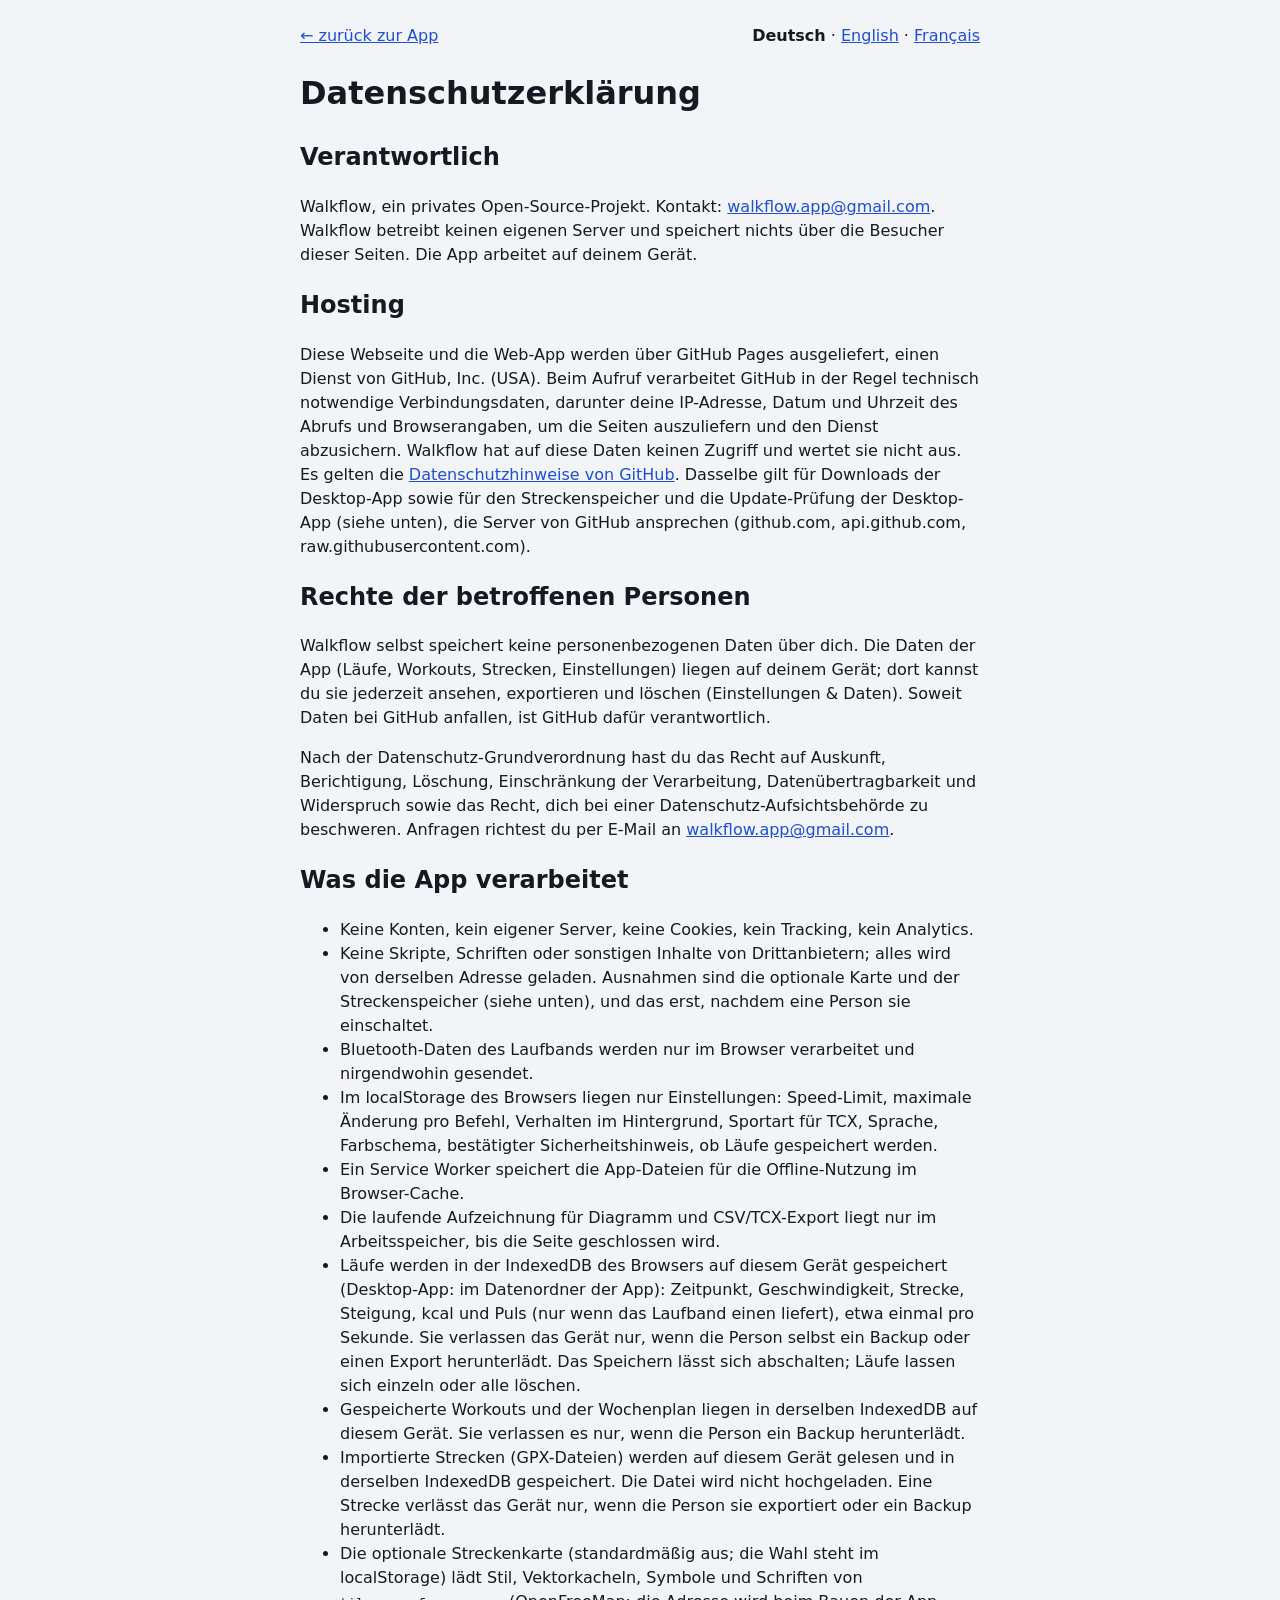
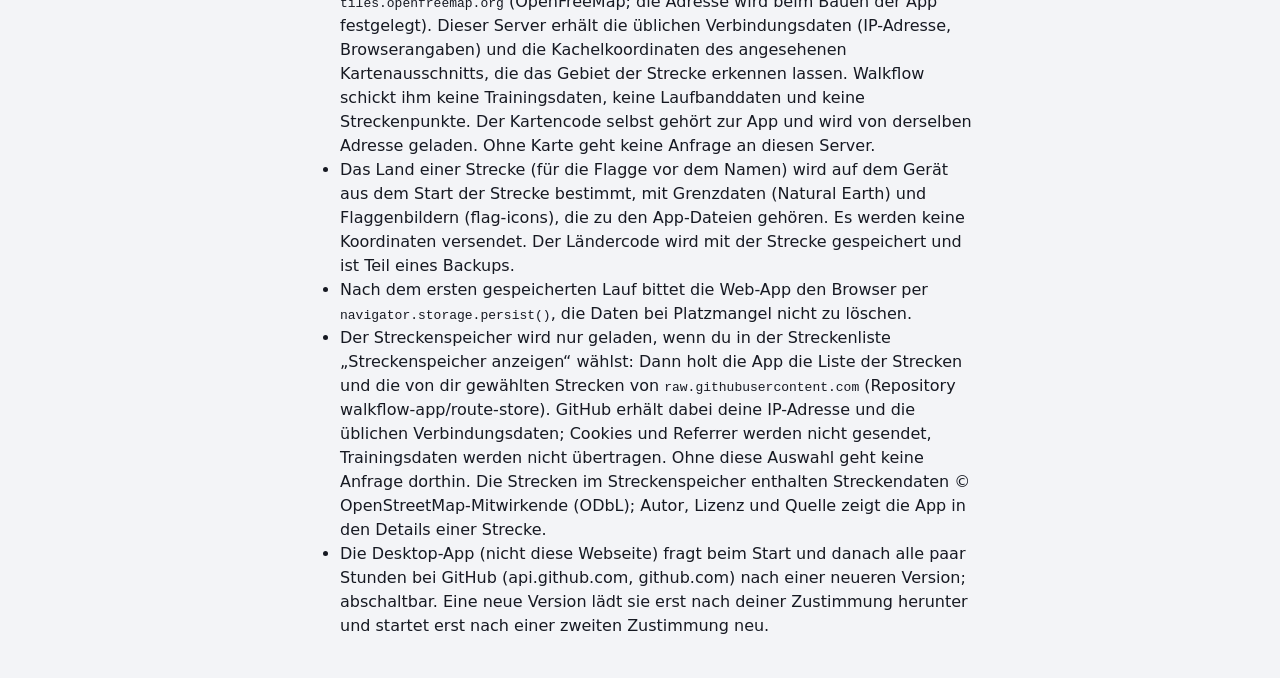
<file: app/legal/de/datenschutz.html>
<!doctype html>
<html lang="de">
<head>
<meta charset="utf-8">
<meta name="viewport" content="width=device-width, initial-scale=1">
<meta name="robots" content="noindex">
<title>Datenschutz – Walkflow</title>
<meta name="color-scheme" content="light dark">
<link rel="stylesheet" href="../legal.css">
<script src="../theme.js"></script>
<link rel="alternate" hreflang="en" href="../en/privacy.html">
<link rel="alternate" hreflang="fr" href="../fr/confidentialite.html">
</head>
<body>
<main>
  <nav class="langs">
    <a href="../../?lang=de">← zurück zur App</a>
    <span><a href="datenschutz.html" lang="de" aria-current="page">Deutsch</a> · <a href="../en/privacy.html" hreflang="en" lang="en">English</a> · <a href="../fr/confidentialite.html" hreflang="fr" lang="fr">Français</a></span>
  </nav>
  <h1>Datenschutzerklärung</h1>

  <h2>Verantwortlich</h2>
  <p>Walkflow, ein privates Open-Source-Projekt. Kontakt: <a href="mailto:walkflow.app@gmail.com">walkflow.app@gmail.com</a>. Walkflow betreibt keinen eigenen Server und speichert nichts über die Besucher dieser Seiten. Die App arbeitet auf deinem Gerät.</p>

  <h2>Hosting</h2>
  <p>Diese Webseite und die Web-App werden über GitHub Pages ausgeliefert, einen Dienst von GitHub, Inc. (USA). Beim Aufruf verarbeitet GitHub in der Regel technisch notwendige Verbindungsdaten, darunter deine IP-Adresse, Datum und Uhrzeit des Abrufs und Browserangaben, um die Seiten auszuliefern und den Dienst abzusichern. Walkflow hat auf diese Daten keinen Zugriff und wertet sie nicht aus. Es gelten die <a href="https://docs.github.com/en/site-policy/privacy-policies/github-general-privacy-statement">Datenschutzhinweise von GitHub</a>. Dasselbe gilt für Downloads der Desktop-App sowie für den Streckenspeicher und die Update-Prüfung der Desktop-App (siehe unten), die Server von GitHub ansprechen (github.com, api.github.com, raw.githubusercontent.com).</p>

  <h2>Rechte der betroffenen Personen</h2>
  <p>Walkflow selbst speichert keine personenbezogenen Daten über dich. Die Daten der App (Läufe, Workouts, Strecken, Einstellungen) liegen auf deinem Gerät; dort kannst du sie jederzeit ansehen, exportieren und löschen (Einstellungen &amp; Daten). Soweit Daten bei GitHub anfallen, ist GitHub dafür verantwortlich.</p>
  <p>Nach der Datenschutz-Grundverordnung hast du das Recht auf Auskunft, Berichtigung, Löschung, Einschränkung der Verarbeitung, Datenübertragbarkeit und Widerspruch sowie das Recht, dich bei einer Datenschutz-Aufsichtsbehörde zu beschweren. Anfragen richtest du per E-Mail an <a href="mailto:walkflow.app@gmail.com">walkflow.app@gmail.com</a>.</p>

  <h2>Was die App verarbeitet</h2>
  <ul>
    <li>Keine Konten, kein eigener Server, keine Cookies, kein Tracking, kein Analytics.</li>
    <li>Keine Skripte, Schriften oder sonstigen Inhalte von Drittanbietern; alles wird von derselben Adresse geladen. Ausnahmen sind die optionale Karte und der Streckenspeicher (siehe unten), und das erst, nachdem eine Person sie einschaltet.</li>
    <li>Bluetooth-Daten des Laufbands werden nur im Browser verarbeitet und nirgendwohin gesendet.</li>
    <li>Im localStorage des Browsers liegen nur Einstellungen: Speed-Limit, maximale Änderung pro Befehl, Verhalten im Hintergrund, Sportart für TCX, Sprache, Farbschema, bestätigter Sicherheitshinweis, ob Läufe gespeichert werden.</li>
    <li>Ein Service Worker speichert die App-Dateien für die Offline-Nutzung im Browser-Cache.</li>
    <li>Die laufende Aufzeichnung für Diagramm und CSV/TCX-Export liegt nur im Arbeitsspeicher, bis die Seite geschlossen wird.</li>
    <li>Läufe werden in der IndexedDB des Browsers auf diesem Gerät gespeichert (Desktop-App: im Datenordner der App): Zeitpunkt, Geschwindigkeit, Strecke, Steigung, kcal und Puls (nur wenn das Laufband einen liefert), etwa einmal pro Sekunde. Sie verlassen das Gerät nur, wenn die Person selbst ein Backup oder einen Export herunterlädt. Das Speichern lässt sich abschalten; Läufe lassen sich einzeln oder alle löschen.</li>
    <li>Gespeicherte Workouts und der Wochenplan liegen in derselben IndexedDB auf diesem Gerät. Sie verlassen es nur, wenn die Person ein Backup herunterlädt.</li>
    <li>Importierte Strecken (GPX-Dateien) werden auf diesem Gerät gelesen und in derselben IndexedDB gespeichert. Die Datei wird nicht hochgeladen. Eine Strecke verlässt das Gerät nur, wenn die Person sie exportiert oder ein Backup herunterlädt.</li>
    <li>Die optionale Streckenkarte (standardmäßig aus; die Wahl steht im localStorage) lädt Stil, Vektorkacheln, Symbole und Schriften von <code>tiles.openfreemap.org</code> (OpenFreeMap; die Adresse wird beim Bauen der App festgelegt). Dieser Server erhält die üblichen Verbindungsdaten (IP-Adresse, Browserangaben) und die Kachelkoordinaten des angesehenen Kartenausschnitts, die das Gebiet der Strecke erkennen lassen. Walkflow schickt ihm keine Trainingsdaten, keine Laufbanddaten und keine Streckenpunkte. Der Kartencode selbst gehört zur App und wird von derselben Adresse geladen. Ohne Karte geht keine Anfrage an diesen Server.</li>
    <li>Das Land einer Strecke (für die Flagge vor dem Namen) wird auf dem Gerät aus dem Start der Strecke bestimmt, mit Grenzdaten (Natural Earth) und Flaggenbildern (flag-icons), die zu den App-Dateien gehören. Es werden keine Koordinaten versendet. Der Ländercode wird mit der Strecke gespeichert und ist Teil eines Backups.</li>
    <li>Nach dem ersten gespeicherten Lauf bittet die Web-App den Browser per <code>navigator.storage.persist()</code>, die Daten bei Platzmangel nicht zu löschen.</li>
    <li>Der Streckenspeicher wird nur geladen, wenn du in der Streckenliste „Streckenspeicher anzeigen“ wählst: Dann holt die App die Liste der Strecken und die von dir gewählten Strecken von <code>raw.githubusercontent.com</code> (Repository walkflow-app/route-store). GitHub erhält dabei deine IP-Adresse und die üblichen Verbindungsdaten; Cookies und Referrer werden nicht gesendet, Trainingsdaten werden nicht übertragen. Ohne diese Auswahl geht keine Anfrage dorthin. Die Strecken im Streckenspeicher enthalten Streckendaten © OpenStreetMap-Mitwirkende (ODbL); Autor, Lizenz und Quelle zeigt die App in den Details einer Strecke.</li>
    <li>Die Desktop-App (nicht diese Webseite) fragt beim Start und danach alle paar Stunden bei GitHub (api.github.com, github.com) nach einer neueren Version; abschaltbar. Eine neue Version lädt sie erst nach deiner Zustimmung herunter und startet erst nach einer zweiten Zustimmung neu.</li>
  </ul>
</main>
</body>
</html>
</file>
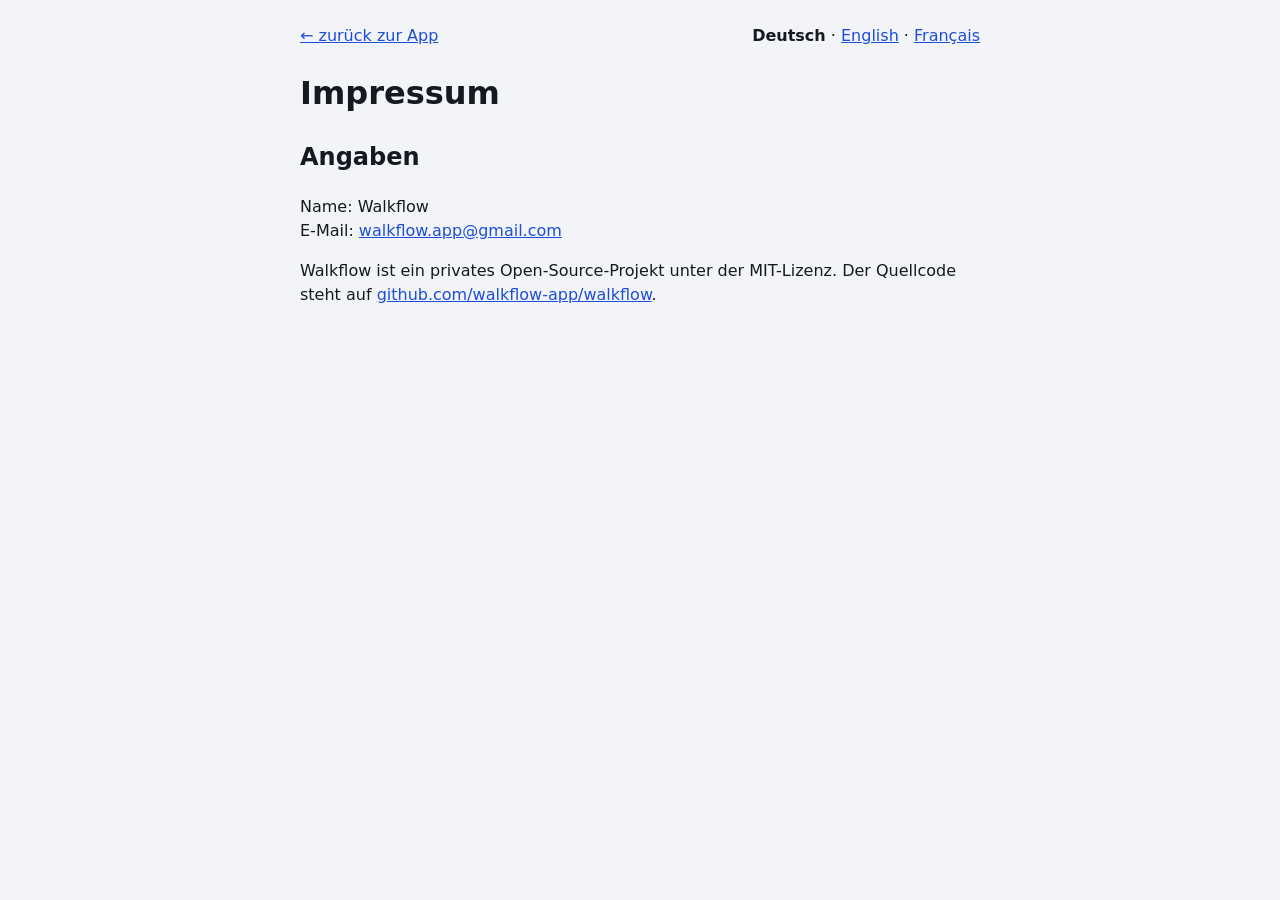
<file: app/legal/de/impressum.html>
<!doctype html>
<html lang="de">
<head>
<meta charset="utf-8">
<meta name="viewport" content="width=device-width, initial-scale=1">
<meta name="robots" content="noindex">
<title>Impressum – Walkflow</title>
<meta name="color-scheme" content="light dark">
<link rel="stylesheet" href="../legal.css">
<script src="../theme.js"></script>
<link rel="alternate" hreflang="en" href="../en/legal-notice.html">
<link rel="alternate" hreflang="fr" href="../fr/mentions-legales.html">
</head>
<body>
<main>
  <nav class="langs">
    <a href="../../?lang=de">← zurück zur App</a>
    <span><a href="impressum.html" lang="de" aria-current="page">Deutsch</a> · <a href="../en/legal-notice.html" hreflang="en" lang="en">English</a> · <a href="../fr/mentions-legales.html" hreflang="fr" lang="fr">Français</a></span>
  </nav>
  <h1>Impressum</h1>

  <h2>Angaben</h2>
  <p>
    Name: Walkflow<br>
    E-Mail: <a href="mailto:walkflow.app@gmail.com">walkflow.app@gmail.com</a>
  </p>
  <p>Walkflow ist ein privates Open-Source-Projekt unter der MIT-Lizenz. Der Quellcode steht auf <a href="https://github.com/walkflow-app/walkflow">github.com/walkflow-app/walkflow</a>.</p>
</main>
</body>
</html>
</file>
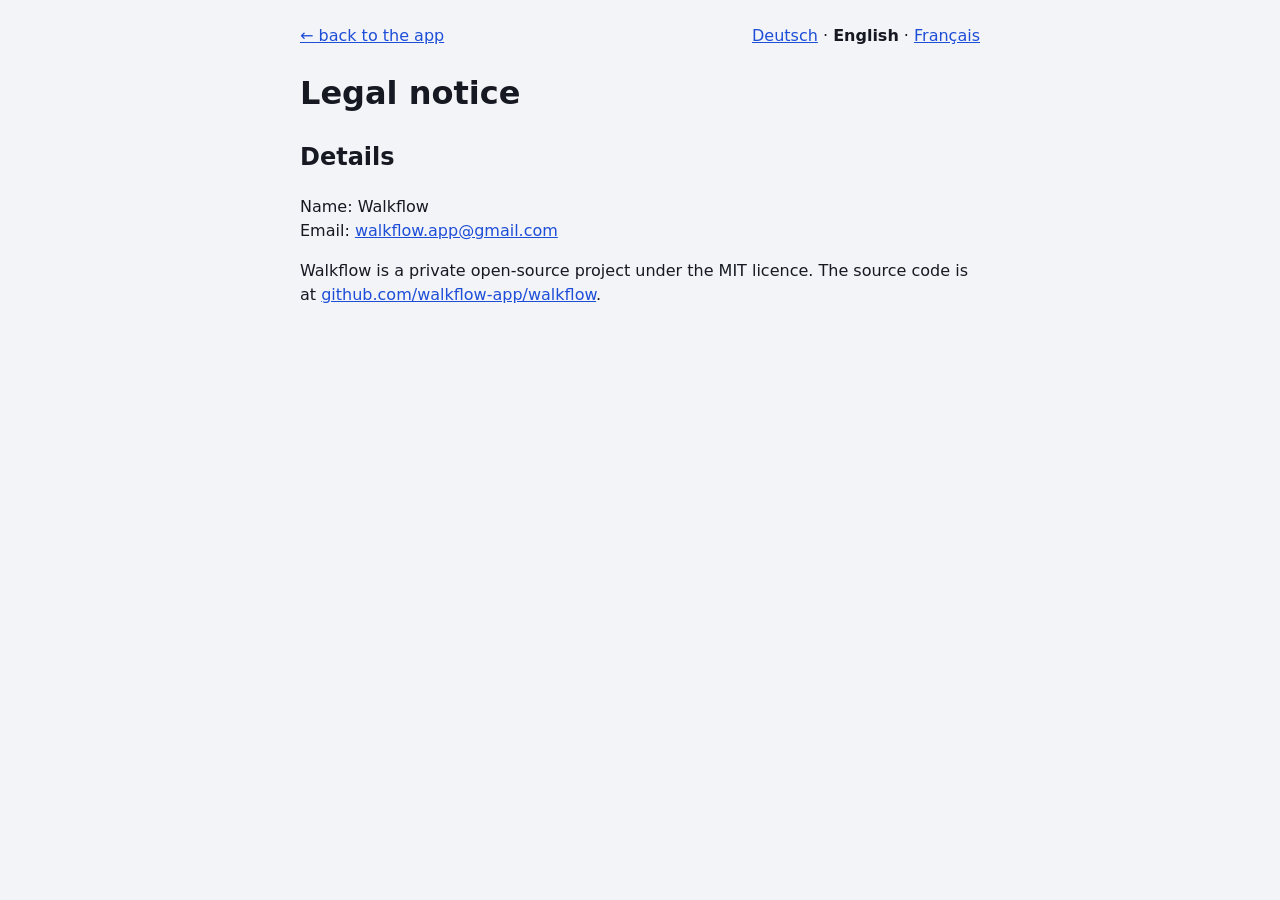
<file: app/legal/en/legal-notice.html>
<!doctype html>
<html lang="en">
<head>
<meta charset="utf-8">
<meta name="viewport" content="width=device-width, initial-scale=1">
<meta name="robots" content="noindex">
<title>Legal notice – Walkflow</title>
<meta name="color-scheme" content="light dark">
<link rel="stylesheet" href="../legal.css">
<script src="../theme.js"></script>
<link rel="alternate" hreflang="de" href="../de/impressum.html">
<link rel="alternate" hreflang="fr" href="../fr/mentions-legales.html">
</head>
<body>
<main>
  <nav class="langs">
    <a href="../../?lang=en">← back to the app</a>
    <span><a href="../de/impressum.html" hreflang="de" lang="de">Deutsch</a> · <a href="legal-notice.html" lang="en" aria-current="page">English</a> · <a href="../fr/mentions-legales.html" hreflang="fr" lang="fr">Français</a></span>
  </nav>
  <h1>Legal notice</h1>

  <h2>Details</h2>
  <p>
    Name: Walkflow<br>
    Email: <a href="mailto:walkflow.app@gmail.com">walkflow.app@gmail.com</a>
  </p>
  <p>Walkflow is a private open-source project under the MIT licence. The source code is at <a href="https://github.com/walkflow-app/walkflow">github.com/walkflow-app/walkflow</a>.</p>
</main>
</body>
</html>
</file>
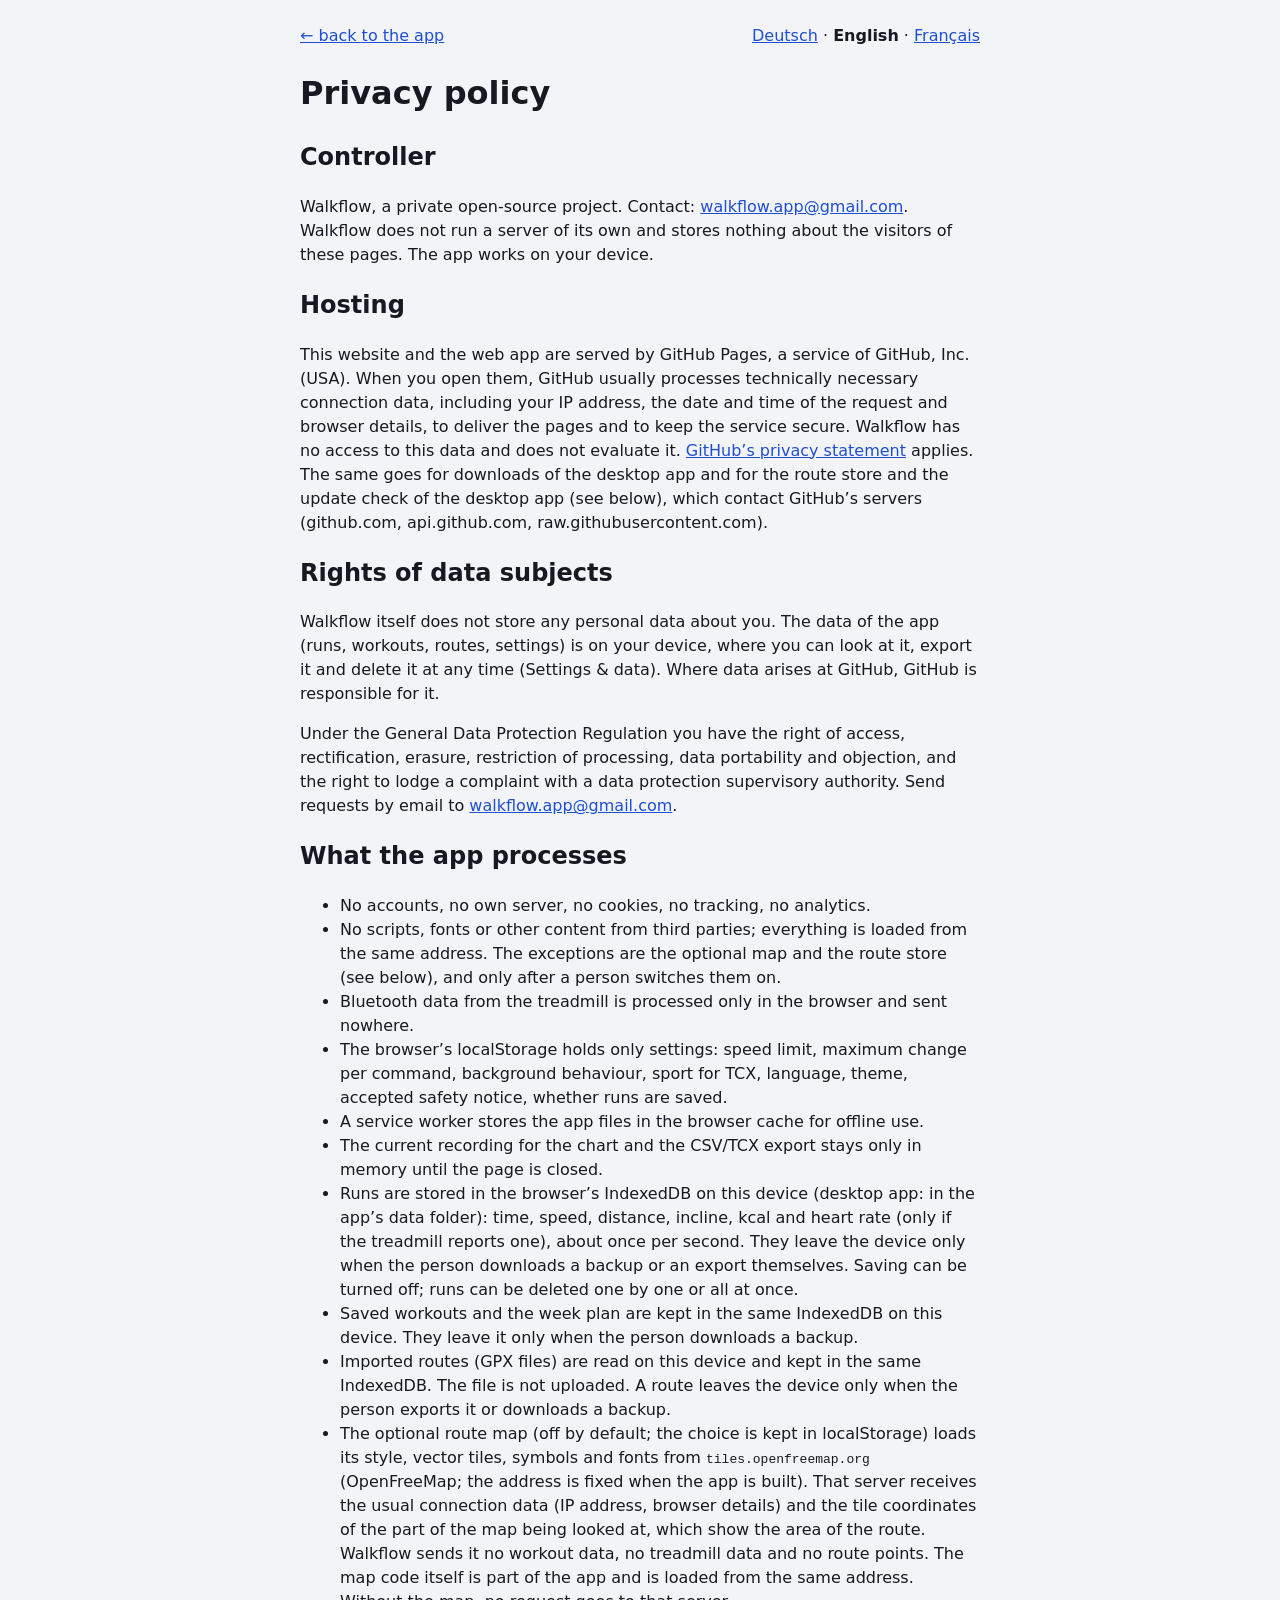
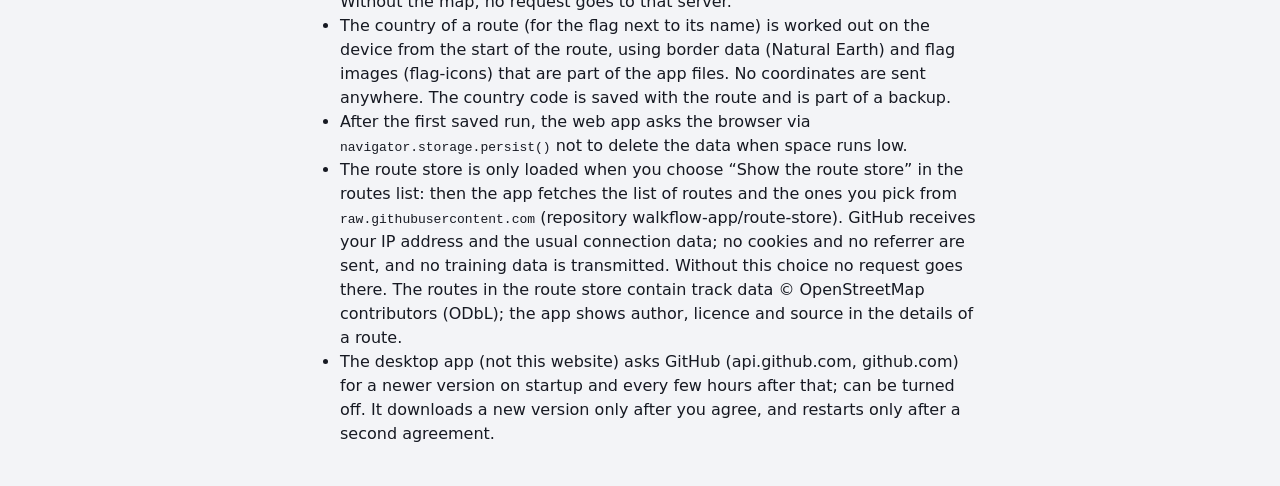
<file: app/legal/en/privacy.html>
<!doctype html>
<html lang="en">
<head>
<meta charset="utf-8">
<meta name="viewport" content="width=device-width, initial-scale=1">
<meta name="robots" content="noindex">
<title>Privacy – Walkflow</title>
<meta name="color-scheme" content="light dark">
<link rel="stylesheet" href="../legal.css">
<script src="../theme.js"></script>
<link rel="alternate" hreflang="de" href="../de/datenschutz.html">
<link rel="alternate" hreflang="fr" href="../fr/confidentialite.html">
</head>
<body>
<main>
  <nav class="langs">
    <a href="../../?lang=en">← back to the app</a>
    <span><a href="../de/datenschutz.html" hreflang="de" lang="de">Deutsch</a> · <a href="privacy.html" lang="en" aria-current="page">English</a> · <a href="../fr/confidentialite.html" hreflang="fr" lang="fr">Français</a></span>
  </nav>
  <h1>Privacy policy</h1>

  <h2>Controller</h2>
  <p>Walkflow, a private open-source project. Contact: <a href="mailto:walkflow.app@gmail.com">walkflow.app@gmail.com</a>. Walkflow does not run a server of its own and stores nothing about the visitors of these pages. The app works on your device.</p>

  <h2>Hosting</h2>
  <p>This website and the web app are served by GitHub Pages, a service of GitHub, Inc. (USA). When you open them, GitHub usually processes technically necessary connection data, including your IP address, the date and time of the request and browser details, to deliver the pages and to keep the service secure. Walkflow has no access to this data and does not evaluate it. <a href="https://docs.github.com/en/site-policy/privacy-policies/github-general-privacy-statement">GitHub’s privacy statement</a> applies. The same goes for downloads of the desktop app and for the route store and the update check of the desktop app (see below), which contact GitHub’s servers (github.com, api.github.com, raw.githubusercontent.com).</p>

  <h2>Rights of data subjects</h2>
  <p>Walkflow itself does not store any personal data about you. The data of the app (runs, workouts, routes, settings) is on your device, where you can look at it, export it and delete it at any time (Settings &amp; data). Where data arises at GitHub, GitHub is responsible for it.</p>
  <p>Under the General Data Protection Regulation you have the right of access, rectification, erasure, restriction of processing, data portability and objection, and the right to lodge a complaint with a data protection supervisory authority. Send requests by email to <a href="mailto:walkflow.app@gmail.com">walkflow.app@gmail.com</a>.</p>

  <h2>What the app processes</h2>
  <ul>
    <li>No accounts, no own server, no cookies, no tracking, no analytics.</li>
    <li>No scripts, fonts or other content from third parties; everything is loaded from the same address. The exceptions are the optional map and the route store (see below), and only after a person switches them on.</li>
    <li>Bluetooth data from the treadmill is processed only in the browser and sent nowhere.</li>
    <li>The browser’s localStorage holds only settings: speed limit, maximum change per command, background behaviour, sport for TCX, language, theme, accepted safety notice, whether runs are saved.</li>
    <li>A service worker stores the app files in the browser cache for offline use.</li>
    <li>The current recording for the chart and the CSV/TCX export stays only in memory until the page is closed.</li>
    <li>Runs are stored in the browser’s IndexedDB on this device (desktop app: in the app’s data folder): time, speed, distance, incline, kcal and heart rate (only if the treadmill reports one), about once per second. They leave the device only when the person downloads a backup or an export themselves. Saving can be turned off; runs can be deleted one by one or all at once.</li>
    <li>Saved workouts and the week plan are kept in the same IndexedDB on this device. They leave it only when the person downloads a backup.</li>
    <li>Imported routes (GPX files) are read on this device and kept in the same IndexedDB. The file is not uploaded. A route leaves the device only when the person exports it or downloads a backup.</li>
    <li>The optional route map (off by default; the choice is kept in localStorage) loads its style, vector tiles, symbols and fonts from <code>tiles.openfreemap.org</code> (OpenFreeMap; the address is fixed when the app is built). That server receives the usual connection data (IP address, browser details) and the tile coordinates of the part of the map being looked at, which show the area of the route. Walkflow sends it no workout data, no treadmill data and no route points. The map code itself is part of the app and is loaded from the same address. Without the map, no request goes to that server.</li>
    <li>The country of a route (for the flag next to its name) is worked out on the device from the start of the route, using border data (Natural Earth) and flag images (flag-icons) that are part of the app files. No coordinates are sent anywhere. The country code is saved with the route and is part of a backup.</li>
    <li>After the first saved run, the web app asks the browser via <code>navigator.storage.persist()</code> not to delete the data when space runs low.</li>
    <li>The route store is only loaded when you choose “Show the route store” in the routes list: then the app fetches the list of routes and the ones you pick from <code>raw.githubusercontent.com</code> (repository walkflow-app/route-store). GitHub receives your IP address and the usual connection data; no cookies and no referrer are sent, and no training data is transmitted. Without this choice no request goes there. The routes in the route store contain track data © OpenStreetMap contributors (ODbL); the app shows author, licence and source in the details of a route.</li>
    <li>The desktop app (not this website) asks GitHub (api.github.com, github.com) for a newer version on startup and every few hours after that; can be turned off. It downloads a new version only after you agree, and restarts only after a second agreement.</li>
  </ul>
</main>
</body>
</html>
</file>
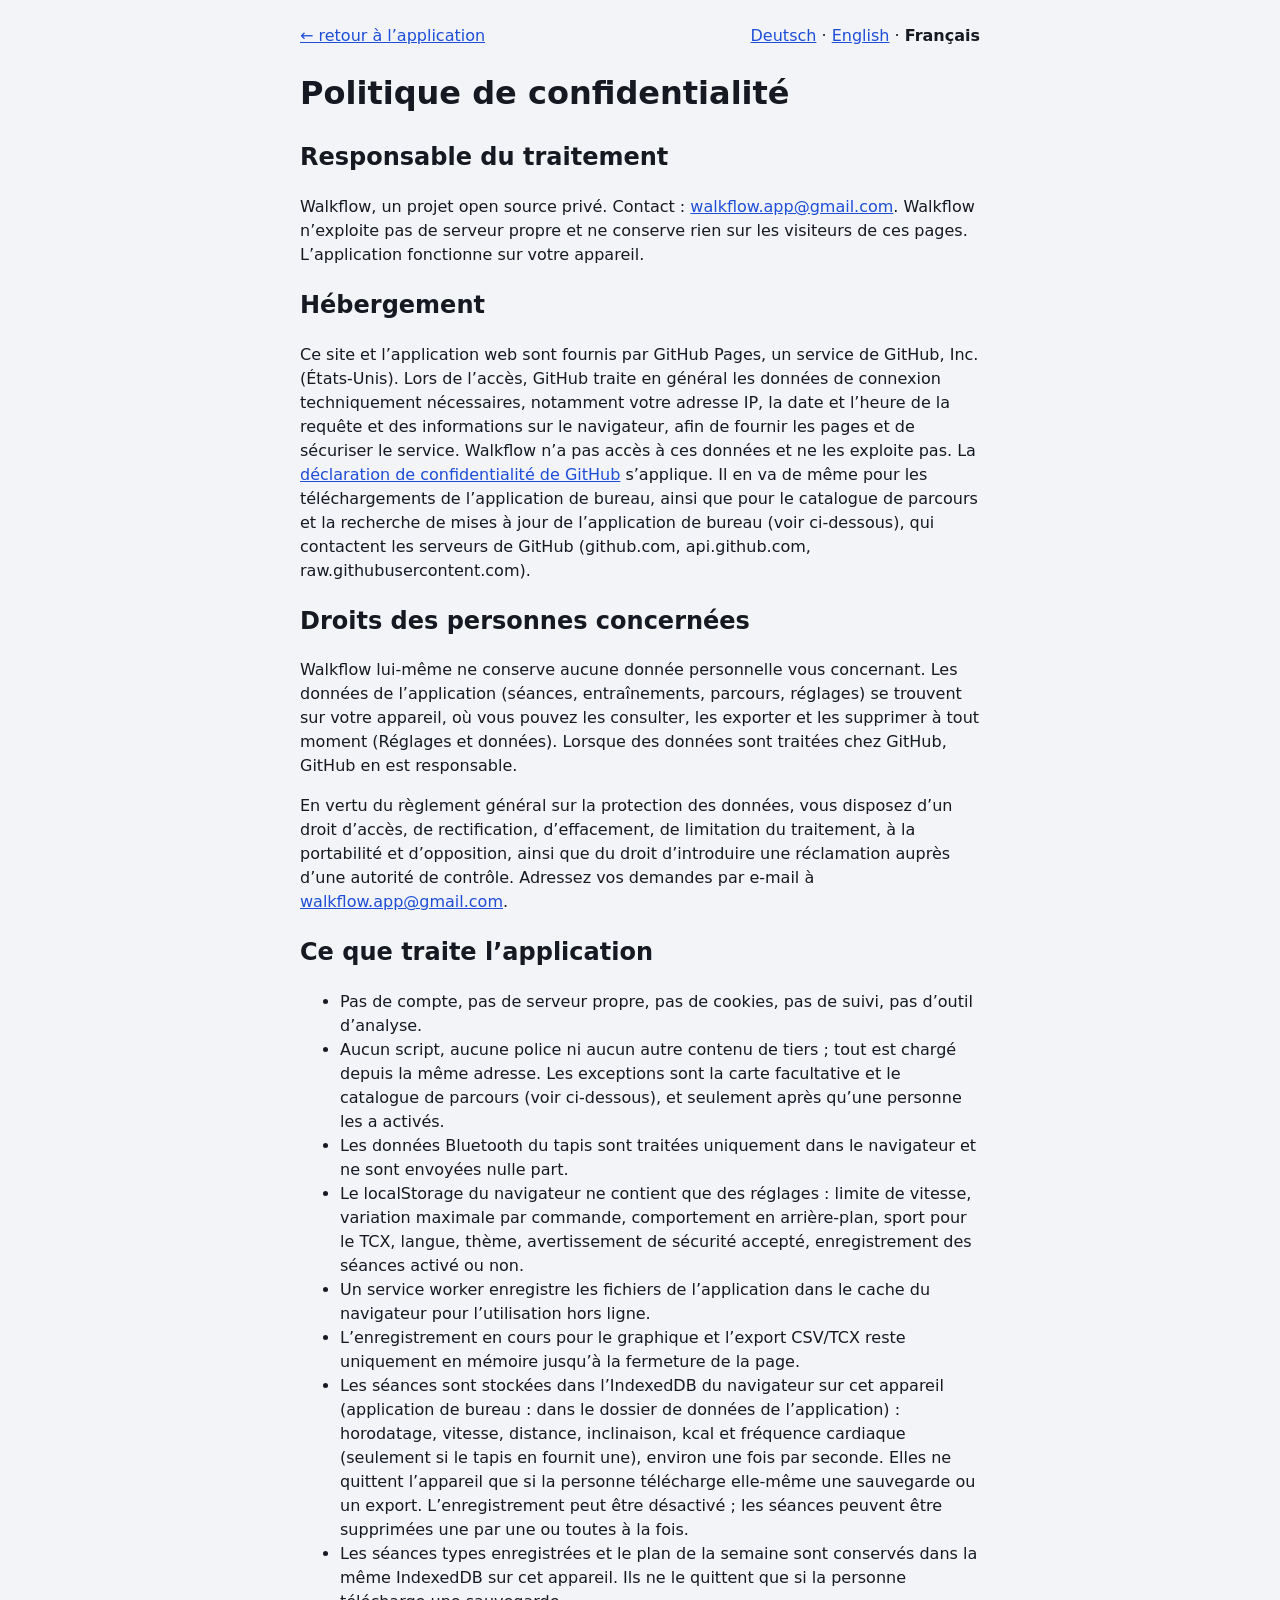
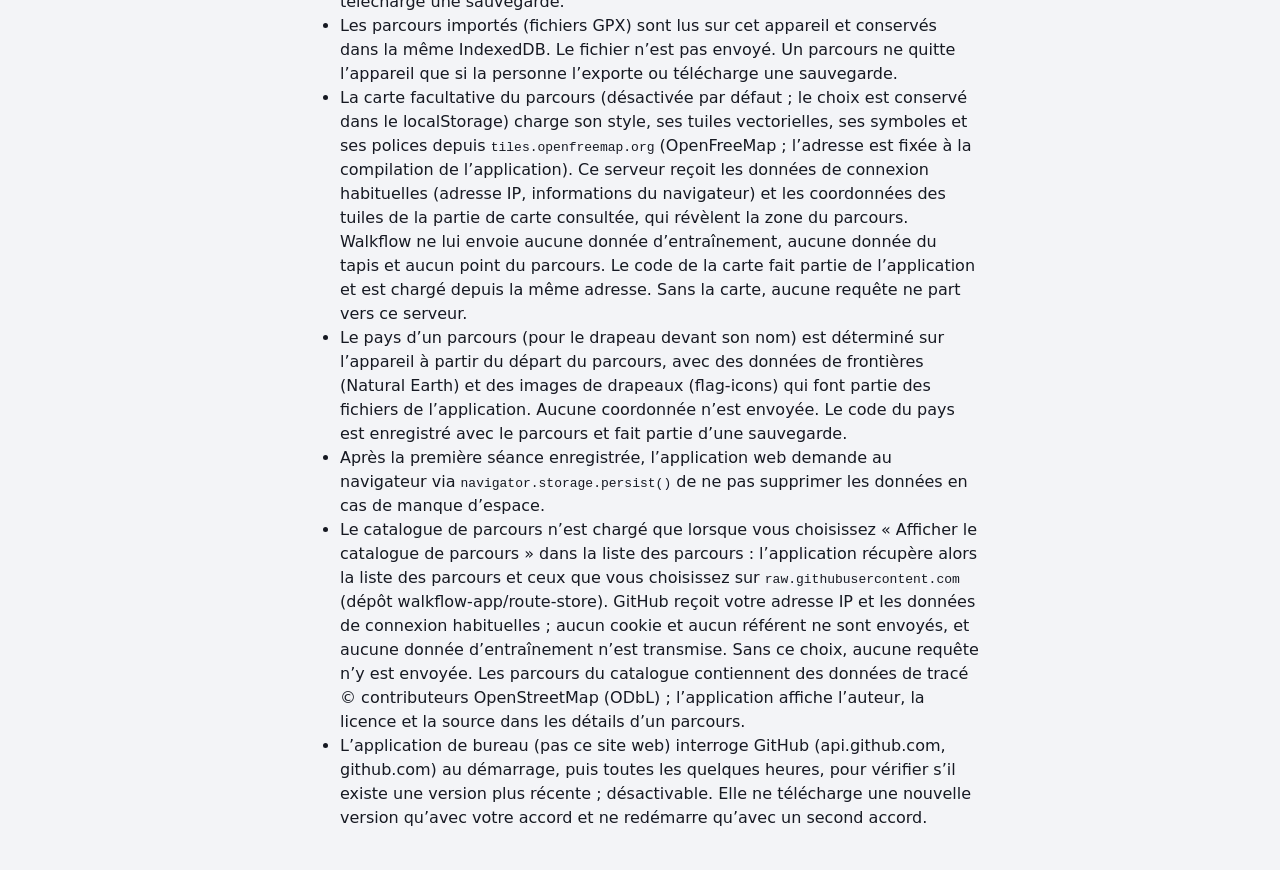
<file: app/legal/fr/confidentialite.html>
<!doctype html>
<html lang="fr">
<head>
<meta charset="utf-8">
<meta name="viewport" content="width=device-width, initial-scale=1">
<meta name="robots" content="noindex">
<title>Confidentialité – Walkflow</title>
<meta name="color-scheme" content="light dark">
<link rel="stylesheet" href="../legal.css">
<script src="../theme.js"></script>
<link rel="alternate" hreflang="de" href="../de/datenschutz.html">
<link rel="alternate" hreflang="en" href="../en/privacy.html">
</head>
<body>
<main>
  <nav class="langs">
    <a href="../../?lang=fr">← retour à l’application</a>
    <span><a href="../de/datenschutz.html" hreflang="de" lang="de">Deutsch</a> · <a href="../en/privacy.html" hreflang="en" lang="en">English</a> · <a href="confidentialite.html" lang="fr" aria-current="page">Français</a></span>
  </nav>
  <h1>Politique de confidentialité</h1>

  <h2>Responsable du traitement</h2>
  <p>Walkflow, un projet open source privé. Contact : <a href="mailto:walkflow.app@gmail.com">walkflow.app@gmail.com</a>. Walkflow n’exploite pas de serveur propre et ne conserve rien sur les visiteurs de ces pages. L’application fonctionne sur votre appareil.</p>

  <h2>Hébergement</h2>
  <p>Ce site et l’application web sont fournis par GitHub Pages, un service de GitHub, Inc. (États-Unis). Lors de l’accès, GitHub traite en général les données de connexion techniquement nécessaires, notamment votre adresse IP, la date et l’heure de la requête et des informations sur le navigateur, afin de fournir les pages et de sécuriser le service. Walkflow n’a pas accès à ces données et ne les exploite pas. La <a href="https://docs.github.com/en/site-policy/privacy-policies/github-general-privacy-statement">déclaration de confidentialité de GitHub</a> s’applique. Il en va de même pour les téléchargements de l’application de bureau, ainsi que pour le catalogue de parcours et la recherche de mises à jour de l’application de bureau (voir ci-dessous), qui contactent les serveurs de GitHub (github.com, api.github.com, raw.githubusercontent.com).</p>

  <h2>Droits des personnes concernées</h2>
  <p>Walkflow lui-même ne conserve aucune donnée personnelle vous concernant. Les données de l’application (séances, entraînements, parcours, réglages) se trouvent sur votre appareil, où vous pouvez les consulter, les exporter et les supprimer à tout moment (Réglages et données). Lorsque des données sont traitées chez GitHub, GitHub en est responsable.</p>
  <p>En vertu du règlement général sur la protection des données, vous disposez d’un droit d’accès, de rectification, d’effacement, de limitation du traitement, à la portabilité et d’opposition, ainsi que du droit d’introduire une réclamation auprès d’une autorité de contrôle. Adressez vos demandes par e-mail à <a href="mailto:walkflow.app@gmail.com">walkflow.app@gmail.com</a>.</p>

  <h2>Ce que traite l’application</h2>
  <ul>
    <li>Pas de compte, pas de serveur propre, pas de cookies, pas de suivi, pas d’outil d’analyse.</li>
    <li>Aucun script, aucune police ni aucun autre contenu de tiers ; tout est chargé depuis la même adresse. Les exceptions sont la carte facultative et le catalogue de parcours (voir ci-dessous), et seulement après qu’une personne les a activés.</li>
    <li>Les données Bluetooth du tapis sont traitées uniquement dans le navigateur et ne sont envoyées nulle part.</li>
    <li>Le localStorage du navigateur ne contient que des réglages : limite de vitesse, variation maximale par commande, comportement en arrière-plan, sport pour le TCX, langue, thème, avertissement de sécurité accepté, enregistrement des séances activé ou non.</li>
    <li>Un service worker enregistre les fichiers de l’application dans le cache du navigateur pour l’utilisation hors ligne.</li>
    <li>L’enregistrement en cours pour le graphique et l’export CSV/TCX reste uniquement en mémoire jusqu’à la fermeture de la page.</li>
    <li>Les séances sont stockées dans l’IndexedDB du navigateur sur cet appareil (application de bureau : dans le dossier de données de l’application) : horodatage, vitesse, distance, inclinaison, kcal et fréquence cardiaque (seulement si le tapis en fournit une), environ une fois par seconde. Elles ne quittent l’appareil que si la personne télécharge elle-même une sauvegarde ou un export. L’enregistrement peut être désactivé ; les séances peuvent être supprimées une par une ou toutes à la fois.</li>
    <li>Les séances types enregistrées et le plan de la semaine sont conservés dans la même IndexedDB sur cet appareil. Ils ne le quittent que si la personne télécharge une sauvegarde.</li>
    <li>Les parcours importés (fichiers GPX) sont lus sur cet appareil et conservés dans la même IndexedDB. Le fichier n’est pas envoyé. Un parcours ne quitte l’appareil que si la personne l’exporte ou télécharge une sauvegarde.</li>
    <li>La carte facultative du parcours (désactivée par défaut ; le choix est conservé dans le localStorage) charge son style, ses tuiles vectorielles, ses symboles et ses polices depuis <code>tiles.openfreemap.org</code> (OpenFreeMap ; l’adresse est fixée à la compilation de l’application). Ce serveur reçoit les données de connexion habituelles (adresse IP, informations du navigateur) et les coordonnées des tuiles de la partie de carte consultée, qui révèlent la zone du parcours. Walkflow ne lui envoie aucune donnée d’entraînement, aucune donnée du tapis et aucun point du parcours. Le code de la carte fait partie de l’application et est chargé depuis la même adresse. Sans la carte, aucune requête ne part vers ce serveur.</li>
    <li>Le pays d’un parcours (pour le drapeau devant son nom) est déterminé sur l’appareil à partir du départ du parcours, avec des données de frontières (Natural Earth) et des images de drapeaux (flag-icons) qui font partie des fichiers de l’application. Aucune coordonnée n’est envoyée. Le code du pays est enregistré avec le parcours et fait partie d’une sauvegarde.</li>
    <li>Après la première séance enregistrée, l’application web demande au navigateur via <code>navigator.storage.persist()</code> de ne pas supprimer les données en cas de manque d’espace.</li>
    <li>Le catalogue de parcours n’est chargé que lorsque vous choisissez « Afficher le catalogue de parcours » dans la liste des parcours : l’application récupère alors la liste des parcours et ceux que vous choisissez sur <code>raw.githubusercontent.com</code> (dépôt walkflow-app/route-store). GitHub reçoit votre adresse IP et les données de connexion habituelles ; aucun cookie et aucun référent ne sont envoyés, et aucune donnée d’entraînement n’est transmise. Sans ce choix, aucune requête n’y est envoyée. Les parcours du catalogue contiennent des données de tracé © contributeurs OpenStreetMap (ODbL) ; l’application affiche l’auteur, la licence et la source dans les détails d’un parcours.</li>
    <li>L’application de bureau (pas ce site web) interroge GitHub (api.github.com, github.com) au démarrage, puis toutes les quelques heures, pour vérifier s’il existe une version plus récente ; désactivable. Elle ne télécharge une nouvelle version qu’avec votre accord et ne redémarre qu’avec un second accord.</li>
  </ul>
</main>
</body>
</html>
</file>
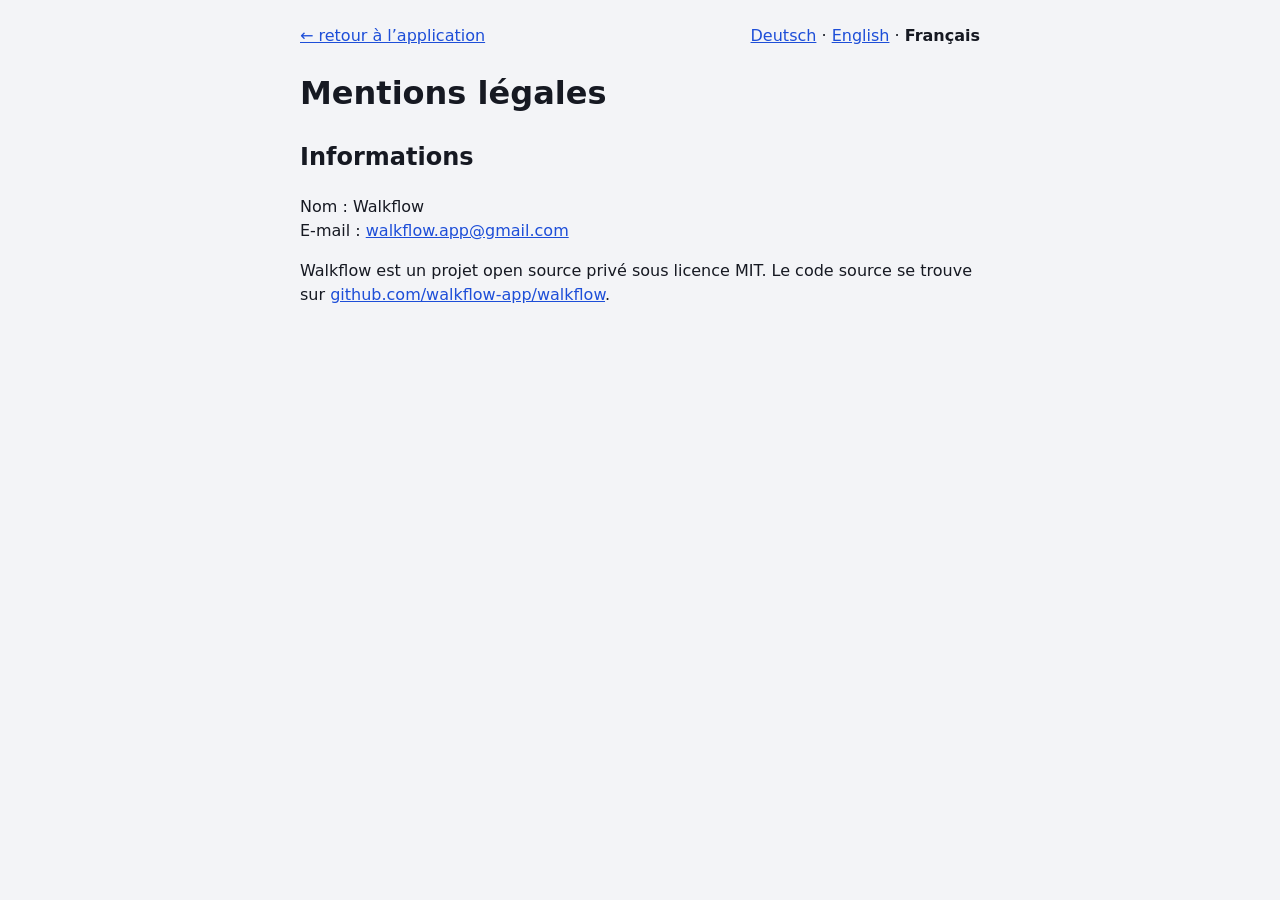
<file: app/legal/fr/mentions-legales.html>
<!doctype html>
<html lang="fr">
<head>
<meta charset="utf-8">
<meta name="viewport" content="width=device-width, initial-scale=1">
<meta name="robots" content="noindex">
<title>Mentions légales – Walkflow</title>
<meta name="color-scheme" content="light dark">
<link rel="stylesheet" href="../legal.css">
<script src="../theme.js"></script>
<link rel="alternate" hreflang="de" href="../de/impressum.html">
<link rel="alternate" hreflang="en" href="../en/legal-notice.html">
</head>
<body>
<main>
  <nav class="langs">
    <a href="../../?lang=fr">← retour à l’application</a>
    <span><a href="../de/impressum.html" hreflang="de" lang="de">Deutsch</a> · <a href="../en/legal-notice.html" hreflang="en" lang="en">English</a> · <a href="mentions-legales.html" lang="fr" aria-current="page">Français</a></span>
  </nav>
  <h1>Mentions légales</h1>

  <h2>Informations</h2>
  <p>
    Nom : Walkflow<br>
    E-mail : <a href="mailto:walkflow.app@gmail.com">walkflow.app@gmail.com</a>
  </p>
  <p>Walkflow est un projet open source privé sous licence MIT. Le code source se trouve sur <a href="https://github.com/walkflow-app/walkflow">github.com/walkflow-app/walkflow</a>.</p>
</main>
</body>
</html>
</file>
<file: site.css>
/* The product page. Same colour tokens as the app (src/style.css), light and dark by the system setting. No external fonts or scripts. */
:root {
  color-scheme: light dark;
  --bg: light-dark(#f3f4f7, #12141a);
  --card: light-dark(#ffffff, #1c1f28);
  --fg: light-dark(#161922, #e8eaf0);
  --mute: light-dark(#5c6272, #9aa0b2);
  --line: light-dark(#d5d9e1, #2a2f3c);
  --primary: light-dark(#15803d, #4ade80);
  --primary-fg: light-dark(#ffffff, #06210f);
  --primary-hover: light-dark(#166534, #86efac);
  --accent: light-dark(#16a34a, #4ade80);
  --link: light-dark(#1d4ed8, #60a5fa);
  --btn: light-dark(#e6e8ee, #2a2f3c);
  --btn-hover: light-dark(#d9dce5, #363c4d);
  --warn-bg: light-dark(#fff7e0, #2a2414);
  --warn-border: light-dark(#d97706, #a16207);
  --shadow: light-dark(0 10px 30px rgba(16, 24, 40, .12), 0 10px 30px rgba(0, 0, 0, .45));
  --focus: light-dark(#1d4ed8, #93c5fd);
}

* { box-sizing: border-box; }
html { scroll-behavior: smooth; }
body {
  margin: 0; background: var(--bg); color: var(--fg); line-height: 1.55;
  font-family: system-ui, -apple-system, 'Segoe UI', Roboto, sans-serif;
}
a { color: var(--link); }
:focus-visible { outline: 3px solid var(--focus); outline-offset: 2px; border-radius: 4px; }
img { max-width: 100%; height: auto; display: block; }
.wrap { width: min(1080px, 100% - 32px); margin-inline: auto; }

/* Header */
header.top { padding: 18px 0; }
header.top .wrap { display: flex; align-items: center; justify-content: space-between; gap: 16px; flex-wrap: wrap; }
.brand { display: flex; align-items: center; gap: 10px; font-weight: 700; font-size: 1.2rem; color: var(--fg); text-decoration: none; }
.brand img { width: 32px; height: 32px; border-radius: 8px; }
nav.main { display: flex; gap: 20px; align-items: center; flex-wrap: wrap; }
nav.main a { color: var(--mute); text-decoration: none; font-size: .95rem; }
nav.main a:hover { color: var(--fg); }
.langs a[aria-current] { color: var(--fg); font-weight: 600; }

/* Hero */
.hero { padding: 40px 0 24px; text-align: center; }
.hero h1 { font-size: clamp(2rem, 5.2vw, 3.4rem); line-height: 1.1; margin: 0 auto 16px; max-width: 20ch; letter-spacing: -.02em; }
.hero p.lead { font-size: clamp(1.05rem, 2.2vw, 1.25rem); color: var(--mute); max-width: 56ch; margin: 0 auto 28px; }
.cta { display: flex; gap: 12px; justify-content: center; flex-wrap: wrap; }
.btn {
  display: inline-flex; align-items: center; justify-content: center; gap: 8px; padding: 12px 22px; border-radius: 12px;
  font-weight: 600; font-size: 1rem; text-decoration: none; border: 1px solid transparent; cursor: pointer;
}
.btn[hidden] { display: none; }
.btn.primary { background: var(--primary); color: var(--primary-fg); }
.btn.primary:hover { background: var(--primary-hover); }
.btn.secondary { background: var(--btn); color: var(--fg); }
.btn.secondary:hover { background: var(--btn-hover); }
.hero .note { margin-top: 14px; font-size: .9rem; color: var(--mute); }
.hero .note.version { margin-top: 12px; margin-bottom: 0; }
.hero .note.version + .note { margin-top: 6px; }
.hero .note.version strong { color: var(--fg); }

/* Screenshots */
.shot { border-radius: 14px; overflow: hidden; border: 1px solid var(--line); box-shadow: var(--shadow); background: var(--card); }
.shot img { width: 100%; }
.hero .shot { margin: 40px auto 0; max-width: 1000px; text-align: left; }

section { padding: 56px 0; }
section h2 { font-size: clamp(1.5rem, 3.4vw, 2.1rem); line-height: 1.2; margin: 0 0 12px; letter-spacing: -.01em; }
section .intro { color: var(--mute); max-width: 62ch; margin: 0 0 32px; }

/* Feature rows: text next to a screenshot, alternating */
.feature { display: grid; grid-template-columns: 1fr 1.35fr; gap: 40px; align-items: center; padding: 28px 0; }
.feature:nth-child(even) { grid-template-columns: 1.35fr 1fr; }
.feature:nth-child(even) .text { order: 2; }
.feature h3 { font-size: 1.4rem; margin: 0 0 10px; }
.feature p { margin: 0 0 12px; color: var(--mute); }
.feature ul { margin: 0; padding-left: 1.2em; color: var(--mute); }
.feature li { margin-bottom: 6px; }
@media (max-width: 800px) {
  .feature, .feature:nth-child(even) { grid-template-columns: 1fr; gap: 20px; }
  .feature:nth-child(even) .text { order: 0; }
}

/* Three small facts */
.facts { display: grid; grid-template-columns: repeat(auto-fit, minmax(240px, 1fr)); gap: 16px; }
.fact { background: var(--card); border: 1px solid var(--line); border-radius: 14px; padding: 20px; }
.fact h3 { margin: 0 0 6px; font-size: 1.05rem; }
.fact p { margin: 0; color: var(--mute); font-size: .95rem; }

/* Steps */
ol.steps { list-style: none; counter-reset: s; display: grid; grid-template-columns: repeat(auto-fit, minmax(240px, 1fr)); gap: 16px; padding: 0; margin: 0; }
ol.steps li { counter-increment: s; background: var(--card); border: 1px solid var(--line); border-radius: 14px; padding: 20px; }
ol.steps li::before {
  content: counter(s); display: inline-grid; place-items: center; width: 30px; height: 30px; border-radius: 50%;
  background: var(--primary); color: var(--primary-fg); font-weight: 700; margin-bottom: 10px;
}
ol.steps strong { display: block; margin-bottom: 4px; }
ol.steps span { color: var(--mute); font-size: .95rem; }

/* Safety */
.safety { background: var(--warn-bg); border: 1px solid var(--warn-border); border-radius: 14px; padding: 20px 24px; }
.safety h2 { font-size: 1.3rem; margin-bottom: 8px; }
.safety ul { margin: 0; padding-left: 1.2em; }
.safety li { margin-bottom: 6px; }

/* Download */
.downloads { display: grid; grid-template-columns: repeat(auto-fit, minmax(230px, 1fr)); gap: 14px; margin-bottom: 20px; }
.dl { position: relative; display: block; background: var(--card); border: 1px solid var(--line); border-radius: 14px; padding: 18px 20px; color: var(--fg); text-decoration: none; }
.dl:hover { border-color: var(--primary); }
.dl strong { display: block; font-size: 1.05rem; }
.dl .os { width: 22px; height: 22px; margin-right: 8px; vertical-align: -5px; fill: none; stroke: currentColor; stroke-width: 1.7; stroke-linecap: round; stroke-linejoin: round; }
.dl span { color: var(--mute); font-size: .9rem; }
.dl.split { padding: 0; overflow: hidden; }
.dl.split > strong { padding: 18px 20px 10px; }
.halves { display: grid; grid-template-columns: 1fr 1fr; border-top: 1px solid var(--line); }
.halves a { display: block; padding: 12px 20px 16px; color: var(--fg); text-decoration: none; }
.halves a + a { border-left: 1px solid var(--line); }
.halves a:hover { background: var(--bg); }
.halves b { display: block; font-size: .95rem; }
.dl.recommended { border: 2px solid var(--primary); }
.dl.recommended::after { content: attr(data-badge); position: absolute; top: -11px; right: 14px; white-space: nowrap; font-size: .75rem; font-weight: 700; background: var(--primary); color: var(--primary-fg); border-radius: 999px; padding: 2px 10px; }
.release { color: var(--mute); font-size: .95rem; margin: 0 0 20px; }
.release strong { color: var(--fg); }
.unsigned { background: var(--card); border: 1px solid var(--line); border-radius: 14px; padding: 16px 20px; color: var(--mute); font-size: .95rem; }
.unsigned h3 { margin: 0 0 6px; color: var(--fg); font-size: 1rem; }
.unsigned ul { margin: 0; padding-left: 1.2em; }

footer { border-top: 1px solid var(--line); padding: 28px 0 48px; color: var(--mute); font-size: .9rem; }
footer .wrap { display: flex; justify-content: space-between; gap: 16px; flex-wrap: wrap; }
footer a { color: var(--mute); }
footer a:hover { color: var(--fg); }
.links { display: flex; gap: 16px; flex-wrap: wrap; }

@media (prefers-reduced-motion: reduce) { html { scroll-behavior: auto; } }
</file>
<file: app/assets/index-DuwqZ6k9.css>
:root{--lightningcss-light:initial;--lightningcss-dark: ;color-scheme:light dark;--bg:var(--lightningcss-light,#f3f4f7)var(--lightningcss-dark,#12141a);--card:var(--lightningcss-light,#fff)var(--lightningcss-dark,#1c1f28);--fg:var(--lightningcss-light,#161922)var(--lightningcss-dark,#e8eaf0);--mute:var(--lightningcss-light,#5c6272)var(--lightningcss-dark,#8a90a2);--line:var(--lightningcss-light,#d5d9e1)var(--lightningcss-dark,#2a2f3c);--input-border:var(--lightningcss-light,#c3c8d2)var(--lightningcss-dark,#333);--btn:var(--lightningcss-light,#e6e8ee)var(--lightningcss-dark,#2a2f3c);--btn-hover:var(--lightningcss-light,#d9dce5)var(--lightningcss-dark,#363c4d);--input-bg:var(--lightningcss-light,#fff)var(--lightningcss-dark,#12141a);--primary:var(--lightningcss-light,#15803d)var(--lightningcss-dark,#4ade80);--primary-fg:var(--lightningcss-light,#fff)var(--lightningcss-dark,#06210f);--accent:var(--lightningcss-light,#16a34a)var(--lightningcss-dark,#4ade80);--stop:var(--lightningcss-light,#dc2626)var(--lightningcss-dark,#f87171);--stop-fg:var(--lightningcss-light,#fff)var(--lightningcss-dark,#2b0707);--link:var(--lightningcss-light,#1d4ed8)var(--lightningcss-dark,#60a5fa);--pace-slow:var(--lightningcss-light,#0e7490)var(--lightningcss-dark,#67c6d9);--pace-mid:var(--lightningcss-light,#15803d)var(--lightningcss-dark,#6ee7a0);--pace-run:var(--lightningcss-light,#c2410c)var(--lightningcss-dark,#fb9a62);--alarm-bg:var(--lightningcss-light,#b91c1c)var(--lightningcss-dark,#7f1d1d);--alarm-fg:#fff;--alarm-border:var(--lightningcss-light,#7f1d1d)var(--lightningcss-dark,#f87171);--warn-bg:var(--lightningcss-light,#fef3c7)var(--lightningcss-dark,#3b2f12);--warn-border:var(--lightningcss-light,#d97706)var(--lightningcss-dark,#a16207);--info-bg:var(--lightningcss-light,#dbeafe)var(--lightningcss-dark,#14304f);--demo-bg:var(--lightningcss-light,#eef2ff)var(--lightningcss-dark,#1e293b);--notice-bg:var(--lightningcss-light,#fff7e0)var(--lightningcss-dark,#2a2414);--notice-border:#f59e0b;--backdrop:var(--lightningcss-light,#0f121c73)var(--lightningcss-dark,#0009);--card-border:var(--lightningcss-light,#e2e5eb)var(--lightningcss-dark,#262b37);--btn-border:var(--lightningcss-light,#d3d7df)var(--lightningcss-dark,#343a48);--focus:var(--lightningcss-light,#1d4ed8)var(--lightningcss-dark,#93c5fd);--ok-bg:var(--lightningcss-light,#dcfce7)var(--lightningcss-dark,#14301f);--shadow:var(--lightningcss-light,#1018280f)var(--lightningcss-dark,#00000040)}@media (prefers-color-scheme:dark){:root{--lightningcss-light: ;--lightningcss-dark:initial}}:root[data-theme=dark]{--lightningcss-light: ;--lightningcss-dark:initial;color-scheme:dark}:root[data-theme=light]{--lightningcss-light:initial;--lightningcss-dark: ;color-scheme:light}:root[data-palette=lagoon]{--bg:var(--lightningcss-light,#e7f5f6)var(--lightningcss-dark,#0b1b21);--card:var(--lightningcss-light,#fff)var(--lightningcss-dark,#11262e);--fg:var(--lightningcss-light,#0e2830)var(--lightningcss-dark,#e4f6f8);--mute:var(--lightningcss-light,#46666f)var(--lightningcss-dark,#8fb4bc);--line:var(--lightningcss-light,#bfdfe3)var(--lightningcss-dark,#1f4450);--input-border:var(--lightningcss-light,#a9d0d6)var(--lightningcss-dark,#2a5663);--btn:var(--lightningcss-light,#d4ecef)var(--lightningcss-dark,#183540);--btn-hover:var(--lightningcss-light,#c3e3e8)var(--lightningcss-dark,#20444f);--input-bg:var(--lightningcss-light,#fff)var(--lightningcss-dark,#0b1b21);--primary:var(--lightningcss-light,#0f766e)var(--lightningcss-dark,#2dd4bf);--primary-fg:var(--lightningcss-light,#fff)var(--lightningcss-dark,#04201d);--accent:var(--lightningcss-light,#0d9488)var(--lightningcss-dark,#2dd4bf);--link:var(--lightningcss-light,#6d28d9)var(--lightningcss-dark,#c4b5fd);--focus:var(--lightningcss-light,#6d28d9)var(--lightningcss-dark,#c4b5fd);--ok-bg:var(--lightningcss-light,#d2f1ec)var(--lightningcss-dark,#0f3a36);--card-border:var(--lightningcss-light,#cfe6e9)var(--lightningcss-dark,#1b3b46);--btn-border:var(--lightningcss-light,#b8d9de)var(--lightningcss-dark,#25505c)}:root[data-palette=candy]{--bg:var(--lightningcss-light,#f6f3fb)var(--lightningcss-dark,#14111f);--card:var(--lightningcss-light,#fff)var(--lightningcss-dark,#1d1830);--fg:var(--lightningcss-light,#1d1830)var(--lightningcss-dark,#efeaf9);--mute:var(--lightningcss-light,#5d5478)var(--lightningcss-dark,#a79fc0);--line:var(--lightningcss-light,#ddd5ee)var(--lightningcss-dark,#352d52);--input-border:var(--lightningcss-light,#cfc6e4)var(--lightningcss-dark,#3b3260);--btn:var(--lightningcss-light,#e9e3f5)var(--lightningcss-dark,#2c2547);--btn-hover:var(--lightningcss-light,#dcd3ee)var(--lightningcss-dark,#382f58);--input-bg:var(--lightningcss-light,#fff)var(--lightningcss-dark,#14111f);--card-border:var(--lightningcss-light,#e3dcf0)var(--lightningcss-dark,#2d2648);--btn-border:var(--lightningcss-light,#d6cde8)var(--lightningcss-dark,#3b3260);--sec-train:var(--lightningcss-light,#166534)var(--lightningcss-dark,#86efac);--sec-route:var(--lightningcss-light,#1e40af)var(--lightningcss-dark,#93c5fd);--sec-work:var(--lightningcss-light,#6b21a8)var(--lightningcss-dark,#d8b4fe);--sec-comm:var(--lightningcss-light,#9d174d)var(--lightningcss-dark,#f9a8d4);--sec-hist:var(--lightningcss-light,#92400e)var(--lightningcss-dark,#fcd34d);--tint-train:var(--lightningcss-light,#e3f6e9)var(--lightningcss-dark,#12291b);--tint-route:var(--lightningcss-light,#e1ecfd)var(--lightningcss-dark,#14233f);--tint-work:var(--lightningcss-light,#f0e4fb)var(--lightningcss-dark,#271a40);--tint-comm:var(--lightningcss-light,#fce4ef)var(--lightningcss-dark,#3a1630);--tint-hist:var(--lightningcss-light,#fdf0d3)var(--lightningcss-dark,#33270c)}:root[data-palette=candy] .live,:root[data-palette=candy] .stage,:root[data-palette=candy] .control,:root[data-palette=candy] .incline{--card:var(--tint-train);--sec:var(--sec-train);--accent:var(--sec-train)}:root[data-palette=candy] .routes-part{--card:var(--tint-route);--sec:var(--sec-route);--accent:var(--sec-route)}:root[data-palette=candy] .workouts-part{--card:var(--tint-work);--sec:var(--sec-work);--accent:var(--sec-work)}:root[data-palette=candy] .community-part{--card:var(--tint-comm);--sec:var(--sec-comm);--accent:var(--sec-comm)}:root[data-palette=candy] .history-part{--card:var(--tint-hist);--sec:var(--sec-hist);--accent:var(--sec-hist)}*{box-sizing:border-box}body{background:var(--bg);color:var(--fg);-webkit-font-smoothing:antialiased;margin:0;padding:24px;font:16px/1.45 system-ui,-apple-system,Segoe UI,Roboto,sans-serif}.app{gap:16px;max-width:1600px;margin:0 auto;display:grid}h1{letter-spacing:-.01em;margin:0;font-size:1.25rem;font-weight:700}h2{color:var(--sec,var(--mute));text-transform:uppercase;letter-spacing:.08em;margin:0 0 12px;font-size:.75rem;font-weight:600}h3{margin:16px 0 6px;font-size:.95rem}.card{background:var(--card);border:1px solid var(--card-border);min-width:0;box-shadow:0 1px 2px var(--shadow);border-radius:16px;padding:20px}.sprite{width:0;height:0;position:absolute;overflow:hidden}.icon{flex:none;width:1.15em;height:1.15em}button{font:inherit;color:var(--fg);background:var(--btn);border:1px solid var(--btn-border);cursor:pointer;border-radius:12px;justify-content:center;align-items:center;gap:8px;min-height:44px;padding:10px 16px;font-weight:500;line-height:1.2;transition:background-color .15s,filter .15s,transform 50ms;display:inline-flex}button:hover:not(:disabled){background:var(--btn-hover)}button:active:not(:disabled){transform:translateY(1px)}button:disabled{opacity:.4;cursor:not-allowed}button.primary{background:var(--primary);color:var(--primary-fg);border-color:#0000;font-weight:600}button.stop{background:var(--stop);color:var(--stop-fg);border-color:#0000;font-weight:700}button.primary:hover:not(:disabled){background:var(--primary);filter:brightness(1.08)}button.stop:hover:not(:disabled){background:var(--stop);filter:brightness(1.08)}button.small{border-radius:999px;min-height:32px;padding:4px 12px;font-size:.875rem}:focus-visible{outline:2px solid var(--focus);outline-offset:2px}.row{flex-wrap:wrap;align-items:center;gap:10px;display:flex}.row>*{flex:1}.row>.grow2{flex:2}.grid{gap:14px;display:grid}input[type=range]{appearance:none;cursor:pointer;background:0 0;width:100%;height:28px;margin:0}input[type=range]:disabled{opacity:.4;cursor:not-allowed}input[type=range]::-webkit-slider-runnable-track{background:var(--line);border-radius:999px;height:6px}input[type=range]::-moz-range-track{background:var(--line);border-radius:999px;height:6px}input[type=range]::-moz-range-progress{background:var(--accent);border-radius:999px;height:6px}input[type=range]::-webkit-slider-thumb{appearance:none;background:var(--accent);border:3px solid var(--card);width:22px;height:22px;box-shadow:0 0 0 1px var(--accent);border-radius:50%;margin-top:-8px}input[type=range]::-moz-range-thumb{background:var(--accent);border:3px solid var(--card);width:16px;height:16px;box-shadow:0 0 0 1px var(--accent);border-radius:50%}input[type=number],input[type=text],textarea,select{font:inherit;border:1px solid var(--input-border);background:var(--input-bg);min-height:40px;color:var(--fg);border-radius:10px;padding:8px 10px}input[type=text],textarea{width:100%}input[type=number]{font-variant-numeric:tabular-nums;width:96px}textarea{resize:vertical;height:110px;font-family:ui-monospace,monospace;font-size:13px}.mid{text-align:center;font-variant-numeric:tabular-nums;font-size:1.6rem;font-weight:600}.hint{color:var(--mute);font-size:.85rem}.center{text-align:center}[hidden]{display:none!important}.top{flex-wrap:wrap;align-items:center;gap:12px;display:flex}.logo{display:block}.conn{margin-left:auto}.status{border-radius:999px;gap:8px;min-height:36px;padding:6px 10px 6px 12px;font-size:.875rem;font-weight:400}.status:before{content:"";background:var(--mute);border-radius:50%;flex:none;width:9px;height:9px}.connected .status{background:var(--ok-bg);border-color:#0000}.connected .status:before{background:var(--accent)}.status .chevron{width:14px;height:14px;transition:transform .15s}.st-short{display:none}.status[aria-expanded=true] .chevron{transform:rotate(180deg)}.icon-btn{width:44px;height:44px;padding:0}.icon-btn .icon{width:20px;height:20px}.menu-anchor{position:relative}.menu{z-index:30;background:var(--card);width:340px;max-width:calc(100vw - 24px);color:var(--fg);border:1px solid var(--card-border);border-radius:16px;padding:16px;position:absolute;top:calc(100% + 8px);left:0;box-shadow:0 20px 50px #0000002e}.conn-menu{left:auto;right:0}.conn-menu>div{gap:12px;display:grid}.connected .menu-off,html:not(.connected) .menu-on{display:none}.menu p{margin:0}.menu-title{font-size:1.05rem}button.big{min-height:52px;font-size:1.05rem}.device{align-items:center;gap:12px;display:flex}.device>span:last-child{display:grid}.device-icon{background:var(--ok-bg);width:36px;height:36px;color:var(--primary);border-radius:50%;flex:none;justify-content:center;align-items:center;display:inline-flex}.menu-label{color:var(--mute);text-transform:uppercase;letter-spacing:.08em;padding:2px 6px 6px;font-size:.75rem;font-weight:600}.menu-list{gap:2px;display:grid}.menu-list button{background:0 0;border:0;border-radius:10px;justify-content:space-between;min-height:40px;padding:8px 10px;font-weight:400}.menu-list button[aria-checked=true]{background:var(--btn);font-weight:600}.menu-list button[aria-checked=true]:after{content:"";border:solid var(--primary);border-width:0 2.5px 2.5px 0;width:6px;height:11px;margin:-3px 6px 0 0;transform:rotate(45deg)}.menu hr{border:0;border-top:1px solid var(--card-border);margin:10px 0}.seg{background:var(--btn);border:1px solid var(--btn-border);border-radius:12px;grid-template-columns:repeat(3,minmax(0,1fr));gap:2px;padding:3px;display:grid}.seg-auto{grid-template-columns:repeat(auto-fit,minmax(48px,1fr))}.range-row{align-items:center;gap:12px;display:flex}.range-row input{flex:1;min-width:0}.range-row output{text-align:right;min-width:4em;color:var(--fg);font-variant-numeric:tabular-nums}.seg button{background:0 0;border:0;border-radius:9px;min-height:36px;padding:6px 4px;font-size:.875rem}.seg button[aria-checked=true]{background:var(--card);box-shadow:0 1px 2px var(--shadow);font-weight:600}.views{background:var(--btn);border:1px solid var(--btn-border);border-radius:999px;gap:2px;padding:3px;display:flex}.views a{color:var(--fg);text-align:center;border-radius:999px;padding:5px 14px;font-size:.9rem;font-weight:500;text-decoration:none}.views a:hover{background:var(--btn-hover)}.views a[aria-current=page]{background:var(--card);box-shadow:0 1px 2px var(--shadow);font-weight:600}.banner{border-radius:16px;gap:8px;padding:14px 18px;display:grid}.banner p{margin:0}.banner.alarm{background:var(--alarm-bg);color:var(--alarm-fg);border:2px solid var(--alarm-border)}.banner.alarm button{color:var(--alarm-bg);background:#fff;border-color:#0000;justify-self:start;font-weight:700}.banner.warn{background:var(--warn-bg);border:1px solid var(--warn-border)}.banner.info{background:var(--info-bg);border:1px solid var(--link);grid-template-columns:1fr auto;align-items:center}.banner.demo{background:var(--demo-bg);border:1px dashed var(--link);grid-template-columns:minmax(0,1fr) auto;align-items:center}@media (min-width:720px){.banner.demo button{white-space:nowrap}}.notice{border:1px solid var(--notice-border);background:var(--notice-bg);border-radius:12px;align-items:flex-start;gap:12px;padding:12px 16px;font-size:.9rem;display:flex}.notice .icon{width:20px;height:20px;color:var(--warn-border);margin-top:1px}.layout{grid-template-columns:minmax(0,1fr) minmax(340px,400px);align-items:start;gap:16px;display:grid}.main-col{gap:16px;min-width:0;display:grid}.side{gap:16px;display:grid;position:sticky;top:16px}.linkish{min-height:0;color:var(--link);font:inherit;cursor:pointer;background:0 0;border:0;padding:0;text-decoration:underline;display:inline}.linkish:hover:not(:disabled){background:0 0}.stopbar{z-index:40;background:var(--card);border:1px solid var(--card-border);border-radius:16px;flex-wrap:wrap;align-items:center;gap:10px 18px;padding:8px 8px 8px 18px;display:none;position:sticky;top:12px;box-shadow:0 8px 24px #0000001f}html[data-stop=bar] .stopbar{display:flex}.sb-state{align-items:center;gap:8px;font-weight:600;display:inline-flex}.sb-state .dot{background:var(--accent);border-radius:50%;width:9px;height:9px}.sb-speed{letter-spacing:-.01em;font-variant-numeric:tabular-nums;font-size:1.35rem;font-weight:700}.sb-more{font-variant-numeric:tabular-nums}.sb-gap{flex:1}.stopbar .stop{min-height:48px;padding:10px 28px}a.btn{border:1px solid var(--btn-border);background:var(--btn);min-height:44px;color:var(--fg);border-radius:12px;justify-content:center;align-items:center;gap:8px;padding:10px 16px;font-weight:500;text-decoration:none;display:inline-flex}a.btn:hover{background:var(--btn-hover)}a.support{border-radius:9px;margin:4px 0 12px;display:inline-block}a.support img{width:auto;height:36px;display:block}.sb-controls .icon,html:not([data-stop=controls]) .side{display:none}html:not([data-stop=controls]) .layout{grid-template-columns:minmax(0,1fr)}.live{gap:20px;display:grid;position:relative}.belt-banner{z-index:2;border-radius:inherit;text-align:center;pointer-events:none;flex-direction:column;justify-content:center;align-items:center;gap:6px;padding:16px;display:flex;position:absolute;inset:0}.belt-banner[hidden]{display:none}.bb-text{letter-spacing:-.01em;font-size:clamp(1.5rem,3.4vw,2.6rem);font-weight:650;line-height:1.15}.bb-start{background:var(--primary);color:var(--primary-fg)}.bb-stop{background:var(--stop);color:var(--stop-fg)}.bb-offline{background:color-mix(in srgb, var(--card) 88%, transparent);color:var(--fg);-webkit-backdrop-filter:blur(2px);backdrop-filter:blur(2px);pointer-events:auto;flex-flow:wrap;gap:4px 10px}.bb-offline .bb-text{font-size:1.25rem;font-weight:600}.bb-connect{font-size:1.25rem;font-weight:600;display:none}.bb-offline .bb-connect{display:inline}.hero{grid-template-columns:auto minmax(0,1fr);align-items:center;gap:20px 40px;display:grid}.hero-speed .v{letter-spacing:-.03em;font-variant-numeric:tabular-nums;font-size:clamp(3.5rem,5.5vw,6rem);font-weight:650;line-height:1}.hero-speed .l{color:var(--mute);margin-top:4px}.hero-speed .hint{max-width:22em;margin:10px 0 0}.status-line:empty{display:none}html:not(.connected) .hero .v{color:var(--mute);font-weight:300}.hero-stats{grid-template-columns:repeat(3,minmax(0,1fr));gap:18px;display:grid}.stat .v{letter-spacing:-.01em;font-variant-numeric:tabular-nums;font-size:clamp(1.6rem,2.2vw,2.3rem);font-weight:600}.stat .l{color:var(--mute);margin-top:2px;font-size:.8rem}#chart{width:100%;height:240px;display:block}.control{gap:14px;display:grid}.control h2{margin:0}.dock{gap:12px;display:grid}.dock .actions{order:-1}.actions button{min-height:52px;padding:10px;font-size:1.05rem}.actions .stop{flex:1.4}.adjust{grid-template-columns:1fr minmax(7.5em,auto) 1fr;align-items:stretch;gap:10px;min-height:64px;display:grid}.adjust .step-btn{font-variant-numeric:tabular-nums;flex-direction:column;gap:2px;height:auto;min-height:0;padding:6px 10px}.step-btn .sign{font-size:1.9rem;font-weight:500;line-height:1}.step-btn .step-val{color:var(--mute);font-size:.75rem;line-height:1}.target{text-align:center;flex-direction:column;justify-content:center;display:flex}.target .l{color:var(--mute);font-size:.75rem}#target{letter-spacing:-.02em;font-variant-numeric:tabular-nums;white-space:nowrap;font-size:2rem;font-weight:700}.presets button{font-variant-numeric:tabular-nums;border-radius:999px;gap:8px;min-height:40px}.presets .icon{flex:none;width:1.6em;height:1.05em}.icon.pace-slow{color:var(--pace-slow)}.icon.pace-mid{color:var(--pace-mid)}.icon.pace-run{color:var(--pace-run)}.preset-rows{gap:12px;display:grid}.preset-row{grid-template-columns:1fr auto;align-items:center;gap:4px 12px;display:grid}.preset-name{align-items:center;gap:10px;font-weight:600;display:flex}.preset-name .icon{flex:none;width:1.8em;height:1.2em}.preset-input{align-items:center;gap:8px;display:flex}.preset-input input{text-align:right;font-variant-numeric:tabular-nums;width:6em}.preset-input input[aria-invalid=true]{border-color:var(--stop)}.preset-unit{color:var(--mute);min-width:3.2em}.preset-err{grid-column:1/-1;font-size:.85rem}.preset-err:empty{display:none}.preset-err[data-kind=error]{color:var(--stop)}.preset-err[data-kind=warn]{color:var(--mute)}.more{grid-template-columns:repeat(auto-fit,minmax(320px,1fr));align-items:start;gap:16px;display:grid}.more .wide{grid-column:1/-1}#log{color:var(--mute);white-space:pre-wrap;background:var(--input-bg);border:1px solid var(--card-border);border-radius:10px;height:220px;padding:10px 12px;font:12px/1.5 ui-monospace,monospace;overflow:auto}.field{gap:6px;display:grid}details summary{cursor:pointer;color:var(--mute);justify-content:space-between;align-items:center;font-weight:600;list-style:none;display:flex}details summary::-webkit-details-marker{display:none}details summary:after{content:"";border:2px solid;border-width:0 2px 2px 0;width:7px;height:7px;margin:0 4px 4px 0;transition:transform .15s;transform:rotate(45deg)}details[open] summary:after{margin-bottom:0;transform:rotate(-135deg)}details[open] summary{margin-bottom:6px}details ul{margin:6px 0;padding-left:20px}details p{margin:6px 0}.check{align-items:center;gap:8px;margin:12px 0;display:flex}.check input{width:auto}footer{flex-wrap:wrap;justify-content:space-between;gap:12px;padding:0 4px 24px;display:flex}footer a,details a{color:var(--link)}html:not([data-view=history]) .history-part,html:not([data-view=workouts]) .workouts-part,html:not([data-view=routes]) .routes-part,html:not([data-view=community]) .community-part,html:is([data-view=history],[data-view=workouts],[data-view=routes],[data-view=community]) :is(.live,.stage,.more){display:none}.cm-filters{grid-template-columns:repeat(auto-fit,minmax(150px,1fr));gap:10px;display:grid}.hist-overview{gap:20px;display:grid}.hist-overview h2,.hist-overview h3{margin:0}.card-head{justify-content:space-between;align-items:center;gap:12px;display:flex}.card-head .icon-btn{border-radius:10px;flex:none;width:36px;height:36px;min-height:36px;margin:-6px -6px -6px 0}.hist-overview h3{color:var(--mute);margin-bottom:8px;font-size:.85rem;font-weight:600}.periods{grid-template-columns:repeat(3,minmax(0,1fr));gap:16px;display:grid}.period .l{color:var(--mute);font-size:.8rem}.period .v{letter-spacing:-.02em;font-variant-numeric:tabular-nums;font-size:clamp(1.8rem,2.6vw,2.6rem);font-weight:650}#dayChart{touch-action:pan-y;width:100%;height:200px;display:block}#dayReadout{margin-top:6px}.records{grid-template-columns:repeat(auto-fit,minmax(130px,1fr));gap:12px 16px;margin:0;display:grid}.records dt,.run-facts dt{color:var(--mute);font-size:.8rem}.records dd,.run-facts dd{font-variant-numeric:tabular-nums;margin:2px 0 0;font-weight:600}.hist-overview p{margin:0}.runs{gap:8px;margin:0;padding:0;list-style:none;display:grid}.run details{border:1px solid var(--card-border);background:var(--input-bg);border-radius:12px}.run summary{color:var(--fg);grid-template-columns:minmax(0,1fr) auto auto;gap:4px 12px;padding:12px 14px;font-weight:400;display:grid}.run details[open] summary{margin:0}.run-head{flex-wrap:wrap;align-items:center;gap:4px 8px;font-weight:600;display:flex}.run-line{color:var(--mute);font-variant-numeric:tabular-nums;text-align:right;margin-left:auto;font-size:.9rem}.run-body{gap:14px;padding:4px 14px 14px;display:grid}.run-chart{width:100%;height:180px;display:block}.run-facts{grid-template-columns:repeat(auto-fit,minmax(130px,1fr));gap:10px 16px;margin:0;display:grid}.run-body .row>*{flex:0 auto}.badge{background:var(--btn);color:var(--fg);border-radius:999px;padding:2px 8px;font-size:.75rem;font-weight:600}.badge.rec{background:var(--ok-bg)}.badge.tag{text-overflow:ellipsis;white-space:nowrap;max-width:12em;overflow:hidden}.head-row{flex-wrap:wrap;justify-content:space-between;align-items:center;gap:12px;display:flex}.head-row h2{margin:0}.workouts-part h3{color:var(--mute);margin:8px 0 0;font-size:.85rem;font-weight:600}.wk-list,.wk-steps,.plan{gap:8px;margin:0;padding:0;list-style:none;display:grid}.wk-item{border:1px solid var(--card-border);background:var(--input-bg);border-radius:12px;flex-wrap:wrap;justify-content:space-between;align-items:center;gap:8px 12px;padding:12px 14px;display:flex}.wk-name{overflow-wrap:anywhere;font-weight:600}.wk-actions{flex-wrap:wrap;align-items:center;gap:6px;display:flex}.wk-step{grid-template-columns:1.6rem minmax(0,1fr) 4.5rem minmax(0,1fr) minmax(0,5.5rem) auto;align-items:center;gap:8px;display:grid}.wk-n{color:var(--mute);font-variant-numeric:tabular-nums;text-align:center}.wk-move{gap:4px;display:flex}.wk-move button{min-width:36px;padding:6px 10px}html[data-incline=no] .incl-only,html[data-incline=no] .wk-incl{display:none}@media (min-width:720px){html[data-incline=no] .wk-step{grid-template-columns:1.6rem minmax(0,1fr) 4.5rem minmax(0,1fr) auto}}.wk-step input,.wk-step select{width:100%;min-width:0}.plan-day{border:1px solid var(--card-border);background:var(--input-bg);border-radius:12px;grid-template-columns:minmax(0,1fr) 5rem;grid-template-areas:"name minutes""progress mark""suggest suggest";align-items:center;gap:8px 12px;padding:10px 12px;display:grid}.plan-day input{grid-area:minutes;width:100%}.plan-mark{grid-area:mark;justify-self:end}.plan-day.today{border-color:var(--accent)}.plan-day.met{background:var(--ok-bg)}.plan-day.met .plan-progress{font-weight:600}.plan-name{grid-area:name;min-width:0;display:grid}.plan-suggest{grid-area:suggest;width:100%;min-width:0}.today-plan{flex-wrap:wrap;justify-content:space-between;align-items:center;gap:8px 12px;display:flex}.plan-progress{color:var(--mute);font-variant-numeric:tabular-nums;grid-area:progress;font-size:.9rem}.plan-mark{font-weight:700}.sr-only{clip-path:inset(50%);white-space:nowrap;width:1px;height:1px;position:absolute;overflow:hidden}@media (max-width:719px){.wk-step{grid-template-columns:1.6rem minmax(0,1fr) 4.5rem minmax(0,1fr)}.wk-incl{grid-column:2}.wk-move{grid-column:3/-1;justify-content:flex-end}}#rtFile[hidden]{display:none}.route-text{font-variant-numeric:tabular-nums;font-weight:600}#routeBar{width:100%;height:10px;accent-color:var(--accent)}.profile{width:100%}.profile[hidden]{display:none}.profile-svg{width:100%;height:80px;display:block;overflow:visible}.profile.big .profile-svg{height:140px}.profile-area{fill:var(--accent);fill-opacity:.18;stroke:none}.profile-line{fill:none;stroke:var(--accent);stroke-width:2px;stroke-linejoin:round;vector-effect:non-scaling-stroke}.profile-marker{stroke:var(--fg);stroke-width:2px;vector-effect:non-scaling-stroke}.route-map{border:1px solid var(--card-border);background:var(--input-bg);border-radius:12px;width:100%;height:260px;position:relative;overflow:hidden}.route-map.big{height:340px}.route-map[hidden],.map-toggle[hidden],.map-note[hidden]{display:none}.map-wp{background:#2563eb;border:2px solid #fff;border-radius:3px;width:14px;height:14px;transform:rotate(45deg);box-shadow:0 1px 4px #0006}.route-waypoint{gap:2px;display:grid}.route-waypoint[hidden]{display:none}.route-waypoint .hint{margin:0}.rt-waypoints{gap:6px;margin:0;padding:0;list-style:none;display:grid}.rt-waypoints li{gap:1px;display:grid}.rt-waypoints .rt-wp-text{color:var(--mute);font-size:.85rem}.map-dot{background:var(--accent);border:3px solid #fff;border-radius:50%;width:16px;height:16px;box-shadow:0 0 0 2px #15803d,0 1px 4px #0006}@media (max-width:719px){.route-map{height:220px}.route-map.big{height:260px}}.dlg{background:var(--card);color:var(--fg);border:1px solid var(--card-border);border-radius:18px;max-width:min(520px,100vw - 32px);padding:22px;box-shadow:0 20px 50px #0000004d}.dlg::backdrop{background:var(--backdrop)}.dlg h2{color:var(--fg);text-transform:none;letter-spacing:0;font-size:1.15rem}.dlg ul{padding-left:20px}.dlg li{margin:6px 0}.dlg .row{margin-top:12px}.dlg-head{flex-wrap:wrap;justify-content:space-between;align-items:flex-start;gap:12px;display:flex}.dlg-head h2{margin:0 0 10px}.chooser{gap:6px;max-height:50vh;margin:8px 0;padding:0;list-style:none;display:grid;overflow:auto}.dlg .chooser{padding:0}.chooser button{text-align:left;width:100%}.dlg .link{color:var(--link);cursor:pointer;background:0 0;border:0;margin:0 0 12px;padding:4px 0;font-size:.9rem;text-decoration:underline;display:block}.color-probe{pointer-events:none;width:0;height:0;position:absolute;overflow:hidden}@media (min-width:1280px){.hero-stats{grid-template-columns:repeat(5,minmax(0,1fr))}.st-long{text-overflow:ellipsis;white-space:nowrap;vertical-align:bottom;max-width:260px;display:inline-block;overflow:hidden}}@media (max-width:1279px){.st-long{clip-path:inset(50%);white-space:nowrap;width:1px;height:1px;position:absolute;overflow:hidden}.st-short{text-overflow:ellipsis;white-space:nowrap;vertical-align:bottom;max-width:40vw;display:inline-block;overflow:hidden}}@media (max-width:1023px){.layout,.main-col,.side{display:contents}#safetyNotice{order:2}.live{order:3}.stage{order:4}.control{order:5}.incline{order:6}.more{order:7}.history-part,.workouts-part,.routes-part,.community-part{order:3}html[data-stop=bar] .stopbar{padding:10px max(16px, calc((100% - 720px) / 2)) calc(10px + env(safe-area-inset-bottom));box-shadow:0 -6px 20px var(--shadow);border-width:1px 0 0;border-radius:0;grid-template-columns:auto minmax(0,1fr) auto auto;grid-template-areas:"state speed ctl stop""state more ctl stop";gap:0 10px;display:grid;position:fixed;inset:auto 0 0}html[data-stop=bar] .app{padding-bottom:110px}.sb-state{grid-area:state}.sb-state #sbState,.sb-keys,.sb-gap{display:none}.sb-speed{grid-area:speed}.sb-more{grid-area:more}.sb-controls{grid-area:ctl;width:52px;height:52px;padding:0}.sb-controls span{display:none}.sb-controls .icon{width:22px;height:22px;display:inline}.stopbar .stop{grid-area:stop;min-height:52px;padding:10px 22px}footer{order:8}.connected .app{padding-bottom:150px}.connected .dock{z-index:40;background:var(--card);border-top:1px solid var(--card-border);box-shadow:0 -6px 20px var(--shadow);padding:10px max(16px, calc((100% - 720px) / 2)) calc(10px + env(safe-area-inset-bottom));position:fixed;bottom:0;left:0;right:0}.connected .dock .actions{order:0}}@media (max-width:719px){body{padding:12px}h1{font-size:1.1rem}.logo{width:28px;height:28px}.status{gap:6px;padding:6px 8px 6px 10px}.top{position:relative}.conn{order:3;margin-left:auto}.settings-anchor{order:4}.views{flex-basis:100%;order:5}.top{gap:8px}.menu-anchor{position:static}.menu{width:auto;max-width:none;top:52px;left:0;right:0}.periods{gap:10px}.period .v{font-size:1.35rem}.views{border-radius:20px;flex-wrap:wrap}.views a{flex:auto}.run summary{grid-template-columns:minmax(0,1fr) auto}.run-line{text-align:left;grid-row:2;margin-left:0}.hero{text-align:center;grid-template-columns:minmax(0,1fr);gap:16px}.hero-stats{gap:14px 8px}#chart{height:160px}.stage-map{height:clamp(260px,52vh,420px)}.more,.banner.demo{grid-template-columns:minmax(0,1fr)}}@media (prefers-reduced-motion:reduce){*{transition:none!important}}html:not(.i18n-ready) body{visibility:hidden;animation:0s 1.5s forwards i18n-reveal}@keyframes i18n-reveal{to{visibility:visible}}.stage{gap:16px;display:grid}.stage-map{height:clamp(320px,56vh,640px)}.stage[data-mode=interval] .stage-map,.stage[data-mode=interval] :is(#routeLive,#routeProgress){display:none}.stage[data-kind=route]>#stageInfo{order:2}.stage[data-kind=route]>#routeLive{order:3}.interval{gap:16px;display:grid}.iv-now{justify-content:space-between;align-items:flex-end;gap:16px;display:flex}.iv-right{text-align:right}.iv-v.iv-ending{color:var(--stop);animation:1s step-end infinite iv-blink}@keyframes iv-blink{50%{opacity:.25}}@media (prefers-reduced-motion:reduce){.iv-v.iv-ending{animation:none}}.iv-v{letter-spacing:-.03em;font-variant-numeric:tabular-nums;font-size:clamp(3rem,6vw,5.5rem);font-weight:650;line-height:1}.iv-now .l,.iv-next .l{color:var(--mute);margin-top:2px;font-size:.8rem}#ivBar{width:100%;height:10px;accent-color:var(--accent)}.iv-strip{width:100%;height:72px;display:block}.iv-strip .iv-todo{fill:var(--line)}.iv-strip .iv-done{fill:var(--accent);fill-opacity:.35}.iv-strip .iv-now-bar{fill:var(--accent)}.iv-next ol{font-variant-numeric:tabular-nums;gap:4px;margin:6px 0 0;padding:0;list-style:none;display:grid}.iv-next li.none{color:var(--mute)}.settings-dlg{border:1px solid var(--card-border);background:var(--card);color:var(--fg);border-radius:20px;width:min(920px,100vw - 32px);max-width:none;height:min(680px,100vh - 48px);max-height:none;padding:0;box-shadow:0 20px 60px #00000059}.settings-dlg[open]{flex-direction:column;display:flex}.settings-dlg::backdrop{background:var(--backdrop)}.sd-head{border-bottom:1px solid var(--card-border);justify-content:space-between;align-items:center;padding:10px 12px 10px 24px;display:flex}.sd-head h2{color:var(--fg);text-transform:none;letter-spacing:0;margin:0;font-size:1.1rem}.sd-main{flex:1;grid-template-columns:200px minmax(0,1fr);min-height:0;display:grid}.sd-tabs{border-right:1px solid var(--card-border);flex-direction:column;gap:4px;padding:16px 12px;display:flex;overflow:auto}.sd-tabs button{background:0 0;border:0;justify-content:flex-start;min-height:42px;font-weight:500}.sd-tabs button:hover{background:var(--btn-hover)}.sd-tabs button[aria-selected=true]{background:var(--btn);font-weight:600}.sd-panels{padding:24px;overflow:auto}.sd-panel{align-content:start;gap:16px;max-width:560px;display:grid}.sd-panel:not(.grid){display:block}.sd-panel h3{margin:0 0 4px}#installBtn{margin:0 0 1em}.sd-panel hr{border:0;border-top:1px solid var(--card-border);width:100%;margin:4px 0}.sd-panel .menu-label{padding-left:0}.settings-anchor{display:inline-flex}@media (max-width:719px){.settings-dlg{border-width:0;border-radius:0;width:100vw;height:100dvh}.sd-main{grid-template-rows:auto minmax(0,1fr);grid-template-columns:minmax(0,1fr)}.sd-tabs{border-right:0;border-bottom:1px solid var(--card-border);flex-direction:row;padding:8px 12px}.sd-panels{padding:16px}}.switch{cursor:pointer;grid-template-columns:auto minmax(0,1fr);align-items:start;gap:14px;display:grid;position:relative}.switch input{opacity:0;cursor:pointer;width:44px;height:26px;margin:0;position:absolute;top:0;left:0}.sw-track{background:var(--btn-border);border-radius:999px;flex:none;width:44px;height:26px;transition:background .15s;position:relative}.sw-track:after{content:"";background:#fff;border-radius:50%;width:20px;height:20px;transition:transform .15s;position:absolute;top:3px;left:3px;box-shadow:0 1px 3px #0000004d}.switch input:checked+.sw-track{background:var(--primary)}.switch input:checked+.sw-track:after{transform:translate(18px)}.switch input:focus-visible+.sw-track{outline:2px solid var(--focus);outline-offset:2px}.sw-text{gap:4px;display:grid}html[data-quiet="1"] #safetyNotice,html:not([data-dev="1"]) #consoleCard{display:none}.control .banner.demo{grid-template-columns:minmax(0,1fr);padding:12px 14px;font-size:.9rem}.control .banner.demo .row{grid-template-columns:minmax(0,1fr);gap:8px;display:grid}.control .banner.demo button{white-space:normal}.flag{object-fit:cover;width:1.5em;height:1.125em;box-shadow:0 0 0 1px var(--line);vertical-align:-.2em;border-radius:2px;margin-right:.5em}.rt-detail{flex-basis:100%;gap:12px;padding-top:8px;display:grid}.rt-detail .hint{margin:0}.rt-meta{flex-wrap:wrap;align-items:baseline;gap:2px 12px;display:flex}.rt-length{font-variant-numeric:tabular-nums;letter-spacing:-.01em;font-size:1.25rem;font-weight:650}@media (min-width:720px){.plan{grid-template-columns:repeat(auto-fit,minmax(150px,1fr));gap:10px}.plan-day{grid-template-columns:minmax(0,1fr) auto;grid-template-areas:"name mark""minutes minutes""progress progress""suggest suggest";align-content:start;padding:12px}.plan-suggest{padding:6px 4px;font-size:.85rem}}@media (min-width:1024px){.plan{grid-template-columns:repeat(7,minmax(0,1fr))}}.stage-head{flex-wrap:wrap;justify-content:space-between;align-items:center;gap:8px 16px;display:flex}.sh-title{align-items:baseline;gap:10px;min-width:0;display:flex}.sh-title strong{overflow-wrap:anywhere;font-size:1.15rem}.stage-info{gap:4px;display:grid}.stage-info .hint{margin:0}.stage-info>div:first-child{color:var(--fg);font-variant-numeric:tabular-nums}#shDesc,.rt-desc{white-space:pre-line}.rt-desc{max-width:60ch;margin-top:4px}.rt-edit>*{max-width:560px}.rt-edit input[type=number]{width:8rem}.rt-edit textarea{height:auto;font-family:inherit;font-size:inherit}.rt-item{flex-wrap:wrap;justify-content:flex-start;align-items:center;gap:12px 14px}.rt-item .wk-info{flex:14rem;min-width:0}.rt-item .wk-actions{flex-wrap:wrap;align-items:center;gap:8px;margin-left:auto;display:flex}.rt-outline{border:1px solid var(--card-border);background:var(--card);border-radius:12px;flex:none;width:56px;height:56px}.rt-outline-line{fill:none;stroke:var(--accent);stroke-width:2.6px;stroke-linejoin:round;stroke-linecap:round}.rt-outline-start{fill:var(--fg)}.rt-desc{-webkit-line-clamp:2;-webkit-box-orient:vertical;display:-webkit-box;overflow:hidden}.rt-desc-full{white-space:pre-line;margin:0}.rt-detail{grid-template-columns:minmax(0,1fr);align-items:start;gap:16px}.rt-detail.with-map{grid-template-columns:minmax(0,3fr) minmax(0,2fr)}.rt-detail .route-map{aspect-ratio:4/3;height:auto;max-height:520px}.rt-info{align-content:start;gap:12px;min-width:0;display:grid}.rt-info .profile .profile-svg{height:90px}.rt-info .records{grid-template-columns:repeat(2,minmax(0,1fr))}.rt-info .hint{margin:0}@media (max-width:719px){.rt-detail.with-map{grid-template-columns:minmax(0,1fr)}}.rt-top{gap:10px;display:grid}.rt-speed{justify-content:space-between;align-items:flex-start;gap:12px;display:flex}.rt-speed>div{gap:2px;display:grid}.rt-speed strong{font-variant-numeric:tabular-nums;font-size:1.15rem}.rt-speed .icon-btn{border-radius:10px;flex:none;width:40px;height:40px}.rt-item .icon-btn{border-radius:10px;width:40px;height:40px}.rt-item .icon-btn.primary{width:48px}.rt-item .icon-btn .icon{width:22px;height:22px;transition:transform .15s}.rt-item .icon-btn[aria-expanded=true] .icon{transform:rotate(180deg)}.overflow{position:relative}.overflow>summary{border:1px solid var(--btn-border);background:var(--btn);min-width:40px;min-height:40px;color:var(--fg);cursor:pointer;border-radius:10px;justify-content:center;align-items:center;margin:0;padding:0 10px;font-size:1.1rem;font-weight:700;display:inline-flex}.overflow>summary:after{display:none}.overflow>summary:hover{background:var(--btn-hover)}.overflow[open]>summary{margin-bottom:0}.overflow-panel{z-index:20;background:var(--card);border:1px solid var(--card-border);border-radius:12px;gap:2px;width:max-content;min-width:11rem;max-width:min(20rem,100vw - 32px);padding:6px;display:grid;position:absolute;top:calc(100% + 6px);right:0;box-shadow:0 12px 32px #00000040}.overflow-panel button{text-align:left;white-space:nowrap;background:0 0;border:0;justify-content:flex-start;align-items:center;gap:10px;font-weight:500;display:flex}.overflow-panel button .icon{width:18px;height:18px}.overflow-panel button:hover{background:var(--btn-hover)}.overflow-panel button.danger{color:var(--stop)}
</file>
<file: app/legal/legal.css>
/* Same tokens as src/style.css; theme.js applies the theme chosen in the app */
:root {
  color-scheme: light dark;
  --bg: light-dark(#f3f4f7, #12141a);
  --card: light-dark(#ffffff, #1c1f28);
  --fg: light-dark(#161922, #e8eaf0);
  --mute: light-dark(#5c6272, #8a90a2);
  --link: light-dark(#1d4ed8, #60a5fa);
  --warn-bg: light-dark(#fef3c7, #3b2f12);
  --warn-border: light-dark(#d97706, #a16207);
}
:root[data-theme="dark"] { color-scheme: dark; }
:root[data-theme="light"] { color-scheme: light; }
body { margin:0; font-family: system-ui, sans-serif; background:var(--bg); color:var(--fg); padding:24px; line-height:1.5; }
main { max-width:680px; margin:0 auto; }
a { color:var(--link); }
.todo { background:var(--warn-bg); border:1px solid var(--warn-border); border-radius:8px; padding:2px 6px; font-family: ui-monospace, monospace; }
.box { background:var(--card); border-radius:12px; padding:14px 18px; margin:16px 0; }
.mute { color:var(--mute); }
nav.langs { display:flex; justify-content:space-between; gap:12px; flex-wrap:wrap; }
nav.langs a[aria-current] { color:var(--fg); text-decoration:none; font-weight:600; }
</file>
